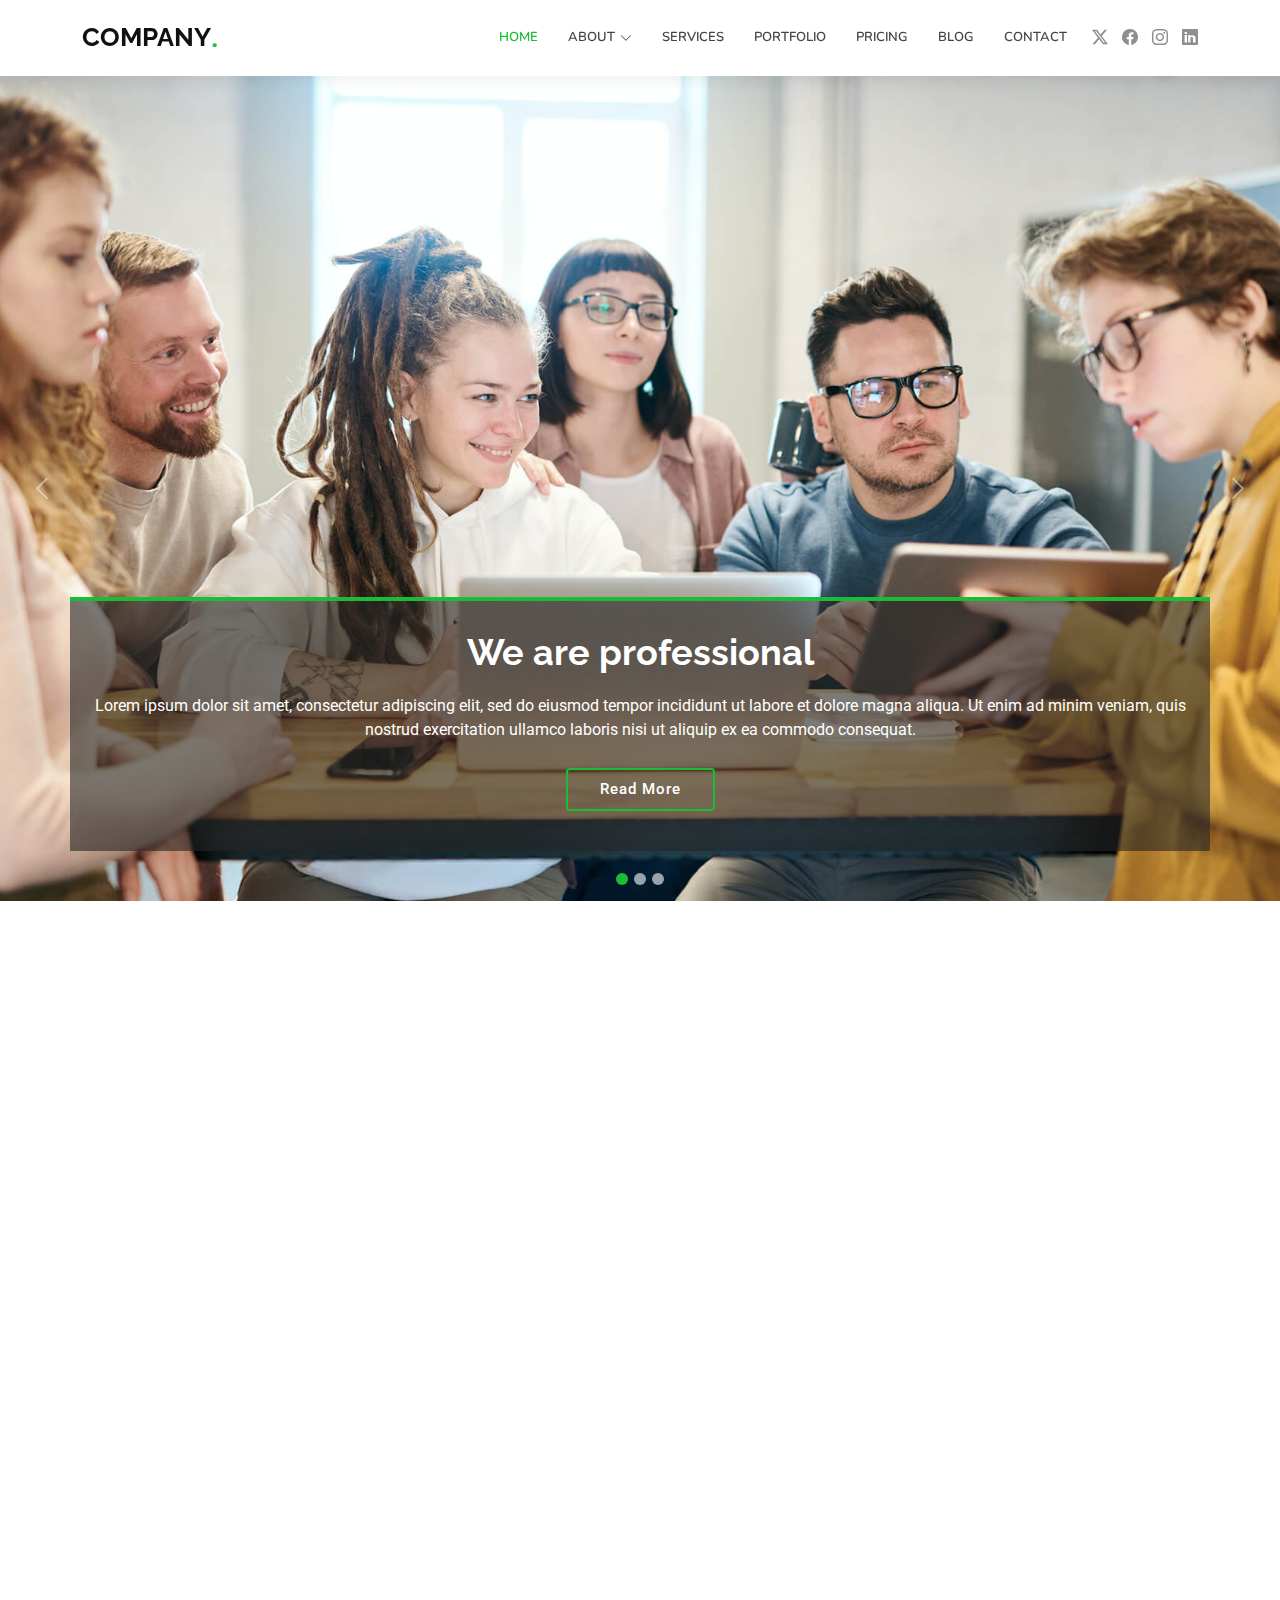
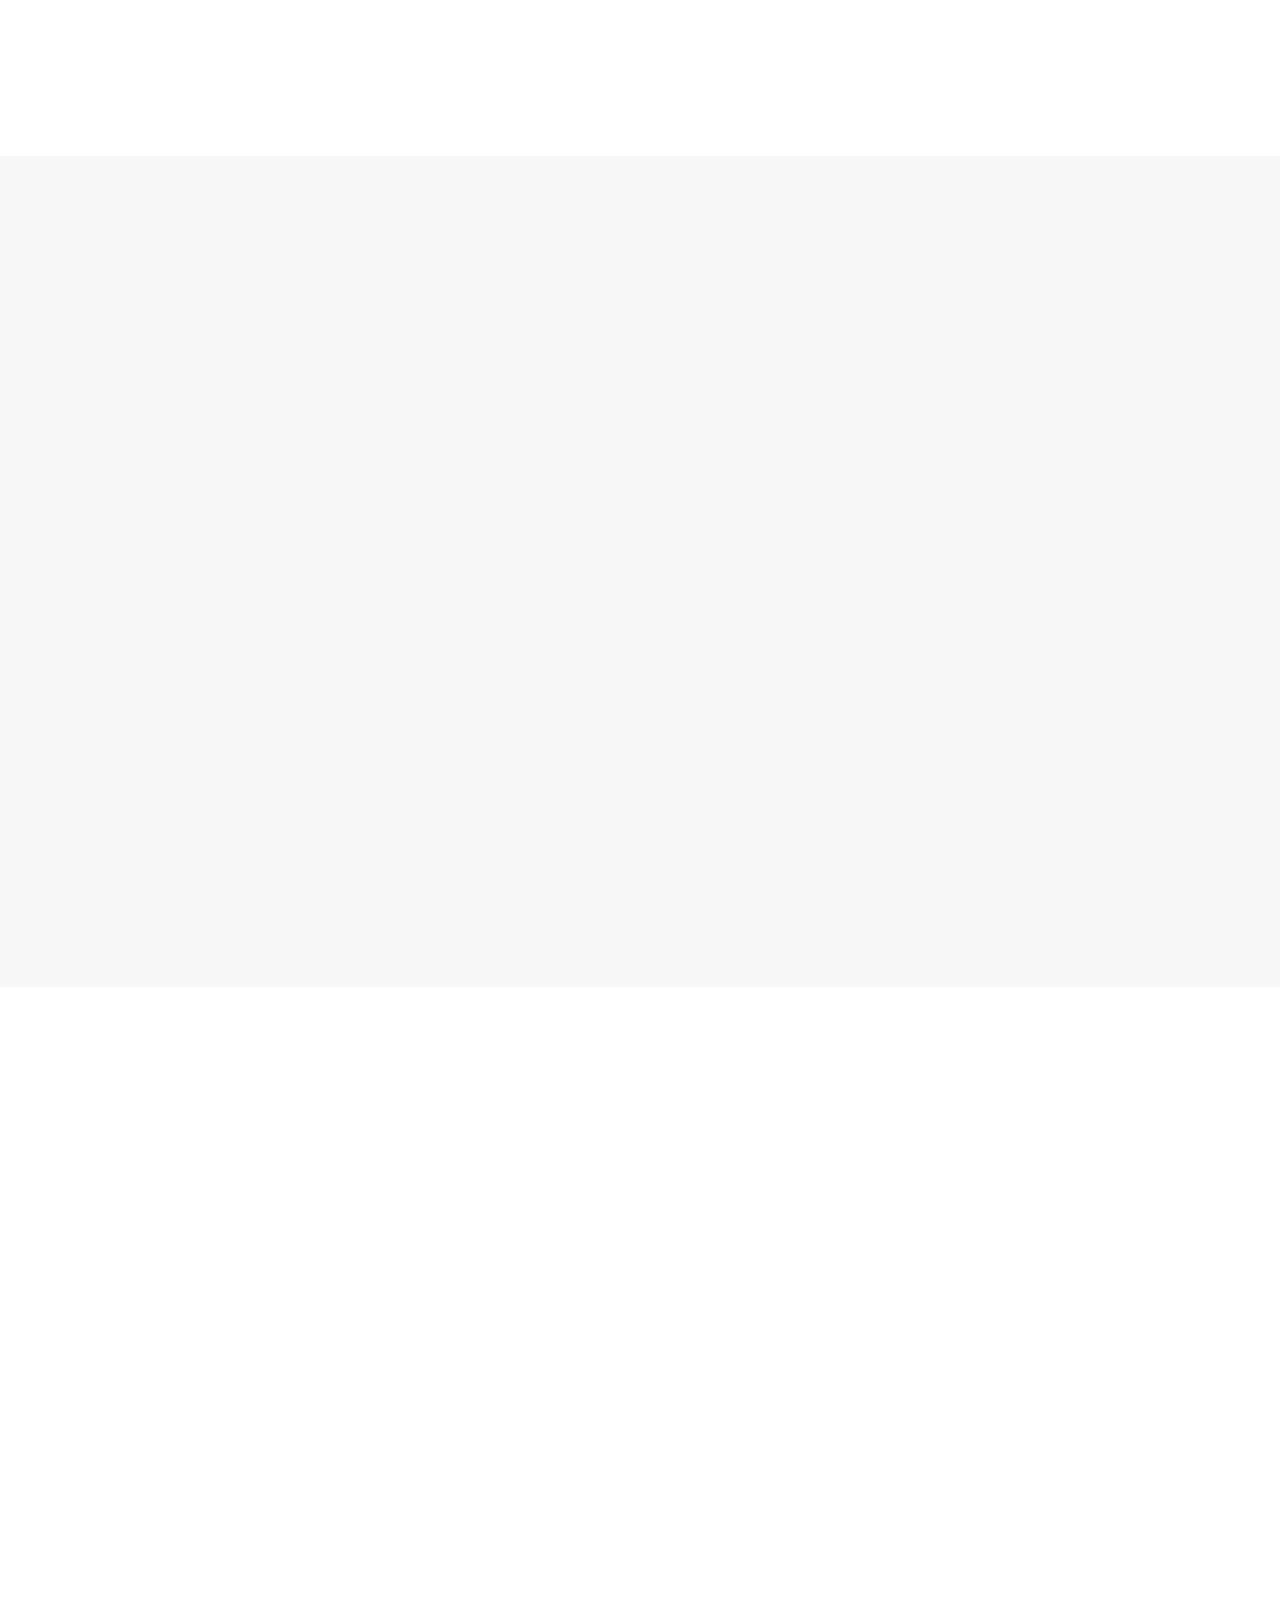
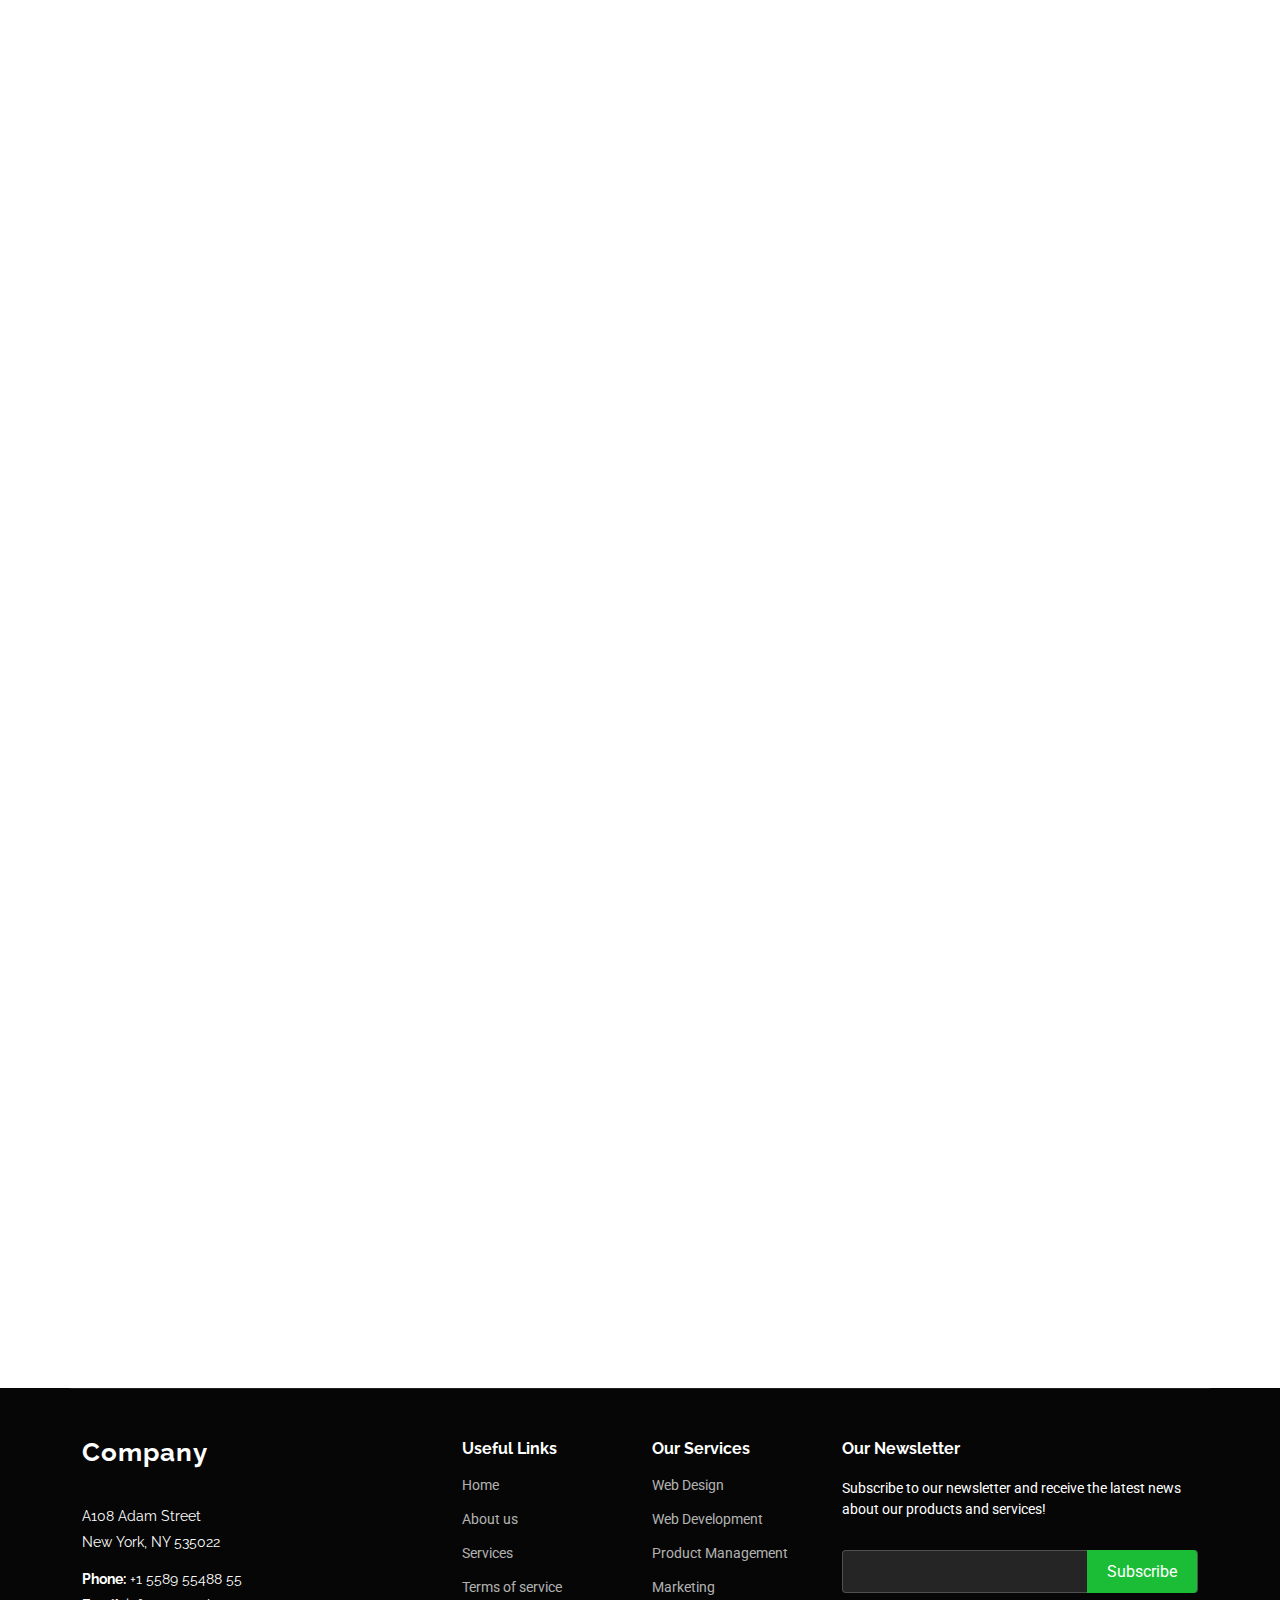
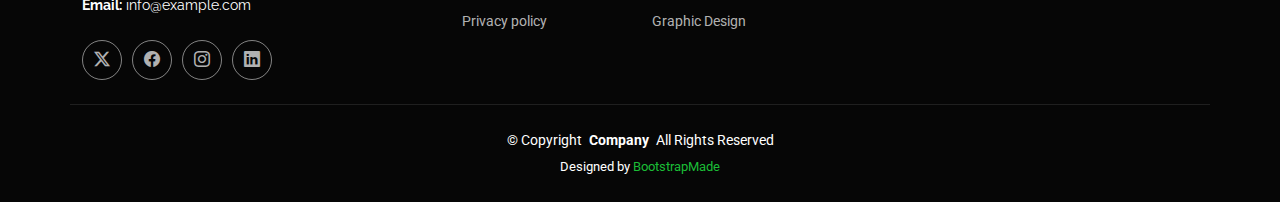
<file: index.html>
<!DOCTYPE html>
<html lang="en">

<head>
  <meta charset="utf-8">
  <meta content="width=device-width, initial-scale=1.0" name="viewport">
  <title>Index - Company Bootstrap Template</title>
  <meta name="description" content="">
  <meta name="keywords" content="">

  <!-- Favicons -->
  <link href="assets/img/favicon.png" rel="icon">
  <link href="assets/img/apple-touch-icon.png" rel="apple-touch-icon">

  <!-- Fonts -->
  <link href="https://fonts.googleapis.com" rel="preconnect">
  <link href="https://fonts.gstatic.com" rel="preconnect" crossorigin>
  <link href="https://fonts.googleapis.com/css2?family=Roboto:ital,wght@0,100;0,300;0,400;0,500;0,700;0,900;1,100;1,300;1,400;1,500;1,700;1,900&family=Raleway:ital,wght@0,100;0,200;0,300;0,400;0,500;0,600;0,700;0,800;0,900;1,100;1,200;1,300;1,400;1,500;1,600;1,700;1,800;1,900&family=Nunito:ital,wght@0,200;0,300;0,400;0,500;0,600;0,700;0,800;0,900;1,200;1,300;1,400;1,500;1,600;1,700;1,800;1,900&display=swap" rel="stylesheet">

  <!-- Vendor CSS Files -->
  <link href="assets/vendor/bootstrap/css/bootstrap.min.css" rel="stylesheet">
  <link href="assets/vendor/bootstrap-icons/bootstrap-icons.css" rel="stylesheet">
  <link href="assets/vendor/aos/aos.css" rel="stylesheet">
  <link href="assets/vendor/glightbox/css/glightbox.min.css" rel="stylesheet">
  <link href="assets/vendor/swiper/swiper-bundle.min.css" rel="stylesheet">

  <!-- Main CSS File -->
  <link href="assets/css/main.css" rel="stylesheet">

  <!-- =======================================================
  * Template Name: Company
  * Template URL: https://bootstrapmade.com/company-free-html-bootstrap-template/
  * Updated: Aug 07 2024 with Bootstrap v5.3.3
  * Author: BootstrapMade.com
  * License: https://bootstrapmade.com/license/
  ======================================================== -->
</head>

<body class="index-page">

  <header id="header" class="header d-flex align-items-center sticky-top">
    <div class="container position-relative d-flex align-items-center">

      <a href="index.html" class="logo d-flex align-items-center me-auto">
        <!-- Uncomment the line below if you also wish to use an image logo -->
        <!-- <img src="assets/img/logo.png" alt=""> -->
        <h1 class="sitename">Company</h1><span>.</span>
      </a>

      <nav id="navmenu" class="navmenu">
        <ul>
          <li><a href="#hero" class="active">Home</a></li>
          <li class="dropdown"><a href="about.html"><span>About</span> <i class="bi bi-chevron-down toggle-dropdown"></i></a>
            <ul>
              <li><a href="team.html">Team</a></li>
              <li><a href="testimonials.html">Testimonials</a></li>
              <li class="dropdown"><a href="#"><span>Deep Dropdown</span> <i class="bi bi-chevron-down toggle-dropdown"></i></a>
                <ul>
                  <li><a href="#">Deep Dropdown 1</a></li>
                  <li><a href="#">Deep Dropdown 2</a></li>
                  <li><a href="#">Deep Dropdown 3</a></li>
                  <li><a href="#">Deep Dropdown 4</a></li>
                  <li><a href="#">Deep Dropdown 5</a></li>
                </ul>
              </li>
            </ul>
          </li>
          <li><a href="services.html">Services</a></li>
          <li><a href="portfolio.html">Portfolio</a></li>
          <li><a href="pricing.html">Pricing</a></li>
          <li><a href="blog.html">Blog</a></li>
          <li><a href="contact.html">Contact</a></li>
        </ul>
        <i class="mobile-nav-toggle d-xl-none bi bi-list"></i>
      </nav>

      <div class="header-social-links">
        <a href="#" class="twitter"><i class="bi bi-twitter-x"></i></a>
        <a href="#" class="facebook"><i class="bi bi-facebook"></i></a>
        <a href="#" class="instagram"><i class="bi bi-instagram"></i></a>
        <a href="#" class="linkedin"><i class="bi bi-linkedin"></i></a>
      </div>

    </div>
  </header>

  <main class="main">

    <!-- Hero Section -->
    <section id="hero" class="hero section dark-background">

      <div id="hero-carousel" class="carousel slide carousel-fade" data-bs-ride="carousel" data-bs-interval="5000">

        <div class="carousel-item active">
          <img src="assets/img/hero-carousel/hero-carousel-1.jpg" alt="">
          <div class="container">
            <h2>We are professional</h2>
            <p>Lorem ipsum dolor sit amet, consectetur adipiscing elit, sed do eiusmod tempor incididunt ut labore et dolore magna aliqua. Ut enim ad minim veniam, quis nostrud exercitation ullamco laboris nisi ut aliquip ex ea commodo consequat.</p>
            <a href="about.html" class="btn-get-started">Read More</a>
          </div>
        </div><!-- End Carousel Item -->

        <div class="carousel-item">
          <img src="assets/img/hero-carousel/hero-carousel-2.jpg" alt="">
          <div class="container">
            <h2>At vero eos et accusamus</h2>
            <p>Nam libero tempore, cum soluta nobis est eligendi optio cumque nihil impedit quo minus id quod maxime placeat facere possimus, omnis voluptas assumenda est, omnis dolor repellendus. Temporibus autem quibusdam et aut officiis debitis aut.</p>
            <a href="about.html" class="btn-get-started">Read More</a>
          </div>
        </div><!-- End Carousel Item -->

        <div class="carousel-item">
          <img src="assets/img/hero-carousel/hero-carousel-3.jpg" alt="">
          <div class="container">
            <h2>Temporibus autem quibusdam</h2>
            <p>Beatae vitae dicta sunt explicabo. Nemo enim ipsam voluptatem quia voluptas sit aspernatur aut odit aut fugit, sed quia consequuntur magni dolores eos qui ratione voluptatem sequi nesciunt omnis iste natus error sit voluptatem accusantium.</p>
            <a href="about.html" class="btn-get-started">Read More</a>
          </div>
        </div><!-- End Carousel Item -->

        <a class="carousel-control-prev" href="#hero-carousel" role="button" data-bs-slide="prev">
          <span class="carousel-control-prev-icon bi bi-chevron-left" aria-hidden="true"></span>
        </a>

        <a class="carousel-control-next" href="#hero-carousel" role="button" data-bs-slide="next">
          <span class="carousel-control-next-icon bi bi-chevron-right" aria-hidden="true"></span>
        </a>

        <ol class="carousel-indicators"></ol>

      </div>

    </section><!-- /Hero Section -->

    <!-- About Section -->
    <section id="about" class="about section">

      <div class="container">

        <div class="row position-relative">

          <div class="col-lg-7 about-img" data-aos="zoom-out" data-aos-delay="200"><img src="assets/img/about.jpg"></div>

          <div class="col-lg-7" data-aos="fade-up" data-aos-delay="100">
            <h2 class="inner-title">Consequatur eius et magnam</h2>
            <div class="our-story">
              <h4>Est 1988</h4>
              <h3>Our Story</h3>
              <p>Inventore aliquam beatae at et id alias. Ipsa dolores amet consequuntur minima quia maxime autem. Quidem id sed ratione. Tenetur provident autem in reiciendis rerum at dolor. Aliquam consectetur laudantium temporibus dicta minus dolor.</p>
              <ul>
                <li><i class="bi bi-check-circle"></i> <span>Ullamco laboris nisi ut aliquip ex ea commo</span></li>
                <li><i class="bi bi-check-circle"></i> <span>Duis aute irure dolor in reprehenderit in</span></li>
                <li><i class="bi bi-check-circle"></i> <span>Ullamco laboris nisi ut aliquip ex ea</span></li>
              </ul>
              <p>Vitae autem velit excepturi fugit. Animi ad non. Eligendi et non nesciunt suscipit repellendus porro in quo eveniet. Molestias in maxime doloremque.</p>

              <div class="watch-video d-flex align-items-center position-relative">
                <i class="bi bi-play-circle"></i>
                <a href="https://www.youtube.com/watch?v=Y7f98aduVJ8" class="glightbox stretched-link">Watch Video</a>
              </div>
            </div>
          </div>

        </div>

      </div>

    </section><!-- /About Section -->

    <!-- Services Section -->
    <section id="services" class="services section light-background">

      <div class="container">

        <div class="row gy-4">

          <div class="col-lg-4 col-md-6" data-aos="fade-up" data-aos-delay="100">
            <div class="service-item item-cyan position-relative">
              <div class="icon">
                <svg width="100" height="100" viewBox="0 0 600 600" xmlns="http://www.w3.org/2000/svg">
                  <path stroke="none" stroke-width="0" fill="#f5f5f5" d="M300,521.0016835830174C376.1290562159157,517.8887921683347,466.0731472004068,529.7835943286574,510.70327084640275,468.03025145048787C554.3714126377745,407.6079735673963,508.03601936045806,328.9844924480964,491.2728898941984,256.3432110539036C474.5976632858925,184.082847569629,479.9380746630129,96.60480741107993,416.23090153303,58.64404602377083C348.86323505073057,18.502131276798302,261.93793281208167,40.57373210992963,193.5410806939664,78.93577620505333C130.42746243093433,114.334589627462,98.30271207620316,179.96522072025542,76.75703585869454,249.04625023123273C51.97151888228291,328.5150500222984,13.704378332031375,421.85034740162234,66.52175969318436,486.19268352777647C119.04800174914682,550.1803526380478,217.28368757567262,524.383925680826,300,521.0016835830174"></path>
                </svg>
                <i class="bi bi-activity"></i>
              </div>
              <a href="service-details.html" class="stretched-link">
                <h3>Nesciunt Mete</h3>
              </a>
              <p>Provident nihil minus qui consequatur non omnis maiores. Eos accusantium minus dolores iure perferendis tempore et consequatur.</p>
            </div>
          </div><!-- End Service Item -->

          <div class="col-lg-4 col-md-6" data-aos="fade-up" data-aos-delay="200">
            <div class="service-item item-orange position-relative">
              <div class="icon">
                <svg width="100" height="100" viewBox="0 0 600 600" xmlns="http://www.w3.org/2000/svg">
                  <path stroke="none" stroke-width="0" fill="#f5f5f5" d="M300,582.0697525312426C382.5290701553225,586.8405444964366,449.9789794690241,525.3245884688669,502.5850820975895,461.55621195738473C556.606425686781,396.0723002908107,615.8543463187945,314.28637112970534,586.6730223649479,234.56875336149918C558.9533121215079,158.8439757836574,454.9685369536778,164.00468322053177,381.49747125262974,130.76875717737553C312.15926192815925,99.40240125094834,248.97055460311594,18.661163978235184,179.8680185752513,50.54337015887873C110.5421016452524,82.52863877960104,119.82277516462835,180.83849132639028,109.12597500060166,256.43424936330496C100.08760227029461,320.3096726198365,92.17705696193138,384.0621239912766,124.79988738764834,439.7174275375508C164.83382741302287,508.01625554203684,220.96474134820875,577.5009287672846,300,582.0697525312426"></path>
                </svg>
                <i class="bi bi-broadcast"></i>
              </div>
              <a href="service-details.html" class="stretched-link">
                <h3>Eosle Commodi</h3>
              </a>
              <p>Ut autem aut autem non a. Sint sint sit facilis nam iusto sint. Libero corrupti neque eum hic non ut nesciunt dolorem.</p>
            </div>
          </div><!-- End Service Item -->

          <div class="col-lg-4 col-md-6" data-aos="fade-up" data-aos-delay="300">
            <div class="service-item item-teal position-relative">
              <div class="icon">
                <svg width="100" height="100" viewBox="0 0 600 600" xmlns="http://www.w3.org/2000/svg">
                  <path stroke="none" stroke-width="0" fill="#f5f5f5" d="M300,541.5067337569781C382.14930387511276,545.0595476570109,479.8736841581634,548.3450877840088,526.4010558755058,480.5488172755941C571.5218469581645,414.80211281144784,517.5187510058486,332.0715597781072,496.52539010469104,255.14436215662573C477.37192572678356,184.95920475031193,473.57363656557914,105.61284051026155,413.0603344069578,65.22779650032875C343.27470386102294,18.654635553484475,251.2091493199835,5.337323636656869,175.0934190732945,40.62881213300186C97.87086631185822,76.43348514350839,51.98124368387456,156.15599469081315,36.44837278890362,239.84606092416172C21.716077023791087,319.22268207091537,43.775223500013084,401.1760424656574,96.891909868211,461.97329694683043C147.22146801428983,519.5804099606455,223.5754009179313,538.201503339737,300,541.5067337569781"></path>
                </svg>
                <i class="bi bi-easel"></i>
              </div>
              <a href="service-details.html" class="stretched-link">
                <h3>Ledo Markt</h3>
              </a>
              <p>Ut excepturi voluptatem nisi sed. Quidem fuga consequatur. Minus ea aut. Vel qui id voluptas adipisci eos earum corrupti.</p>
            </div>
          </div><!-- End Service Item -->

          <div class="col-lg-4 col-md-6" data-aos="fade-up" data-aos-delay="400">
            <div class="service-item item-red position-relative">
              <div class="icon">
                <svg width="100" height="100" viewBox="0 0 600 600" xmlns="http://www.w3.org/2000/svg">
                  <path stroke="none" stroke-width="0" fill="#f5f5f5" d="M300,503.46388370962813C374.79870501325706,506.71871716319447,464.8034551963731,527.1746412648533,510.4981551193396,467.86667711651364C555.9287308511215,408.9015244558933,512.6030010748507,327.5744911775523,490.211057578863,256.5855673507754C471.097692560561,195.9906835881958,447.69079081568157,138.11976852964426,395.19560036434837,102.3242989838813C329.3053358748298,57.3949838291264,248.02791733380457,8.279543830951368,175.87071277845988,42.242879143198664C103.41431057327972,76.34704239035025,93.79494320519305,170.9812938413882,81.28167332365135,250.07896920659033C70.17666984294237,320.27484674793965,64.84698225790005,396.69656628748305,111.28512138212992,450.4950937839243C156.20124167950087,502.5303643271138,231.32542653798444,500.4755392045468,300,503.46388370962813"></path>
                </svg>
                <i class="bi bi-bounding-box-circles"></i>
              </div>
              <a href="service-details.html" class="stretched-link">
                <h3>Asperiores Commodit</h3>
              </a>
              <p>Non et temporibus minus omnis sed dolor esse consequatur. Cupiditate sed error ea fuga sit provident adipisci neque.</p>
              <a href="service-details.html" class="stretched-link"></a>
            </div>
          </div><!-- End Service Item -->

          <div class="col-lg-4 col-md-6" data-aos="fade-up" data-aos-delay="500">
            <div class="service-item item-indigo position-relative">
              <div class="icon">
                <svg width="100" height="100" viewBox="0 0 600 600" xmlns="http://www.w3.org/2000/svg">
                  <path stroke="none" stroke-width="0" fill="#f5f5f5" d="M300,532.3542879108572C369.38199826031484,532.3153073249985,429.10787420159085,491.63046689027357,474.5244479745417,439.17860296908856C522.8885846962883,383.3225815378663,569.1668002868075,314.3205725914397,550.7432151929288,242.7694973846089C532.6665558377875,172.5657663291529,456.2379748765914,142.6223662098291,390.3689995646985,112.34683881706744C326.66090330228417,83.06452184765237,258.84405631176094,53.51806209861945,193.32584062364296,78.48882559362697C121.61183558270385,105.82097193414197,62.805066853699245,167.19869350419734,48.57481801355237,242.6138429142374C34.843463184063346,315.3850353017275,76.69343916112496,383.4422959591041,125.22947124332185,439.3748458443577C170.7312796277747,491.8107796887764,230.57421082200815,532.3932930995766,300,532.3542879108572"></path>
                </svg>
                <i class="bi bi-calendar4-week icon"></i>
              </div>
              <a href="service-details.html" class="stretched-link">
                <h3>Velit Doloremque</h3>
              </a>
              <p>Cumque et suscipit saepe. Est maiores autem enim facilis ut aut ipsam corporis aut. Sed animi at autem alias eius labore.</p>
              <a href="service-details.html" class="stretched-link"></a>
            </div>
          </div><!-- End Service Item -->

          <div class="col-lg-4 col-md-6" data-aos="fade-up" data-aos-delay="600">
            <div class="service-item item-pink position-relative">
              <div class="icon">
                <svg width="100" height="100" viewBox="0 0 600 600" xmlns="http://www.w3.org/2000/svg">
                  <path stroke="none" stroke-width="0" fill="#f5f5f5" d="M300,566.797414625762C385.7384707136149,576.1784315230908,478.7894351017131,552.8928747891023,531.9192734346935,484.94944893311C584.6109503024035,417.5663521118492,582.489472248146,322.67544863468447,553.9536738515405,242.03673114598146C529.1557734026468,171.96086150256528,465.24506316201064,127.66468636344209,395.9583748389544,100.7403814666027C334.2173773831606,76.7482773500951,269.4350130405921,84.62216499799875,207.1952322260088,107.2889140133804C132.92018162631612,134.33871894543012,41.79353780512637,160.00259165414826,22.644507872594943,236.69541883565114C3.319112789854554,314.0945973066697,72.72355303640163,379.243833228382,124.04198916343866,440.3218312028393C172.9286146004772,498.5055451809895,224.45579914871206,558.5317968840102,300,566.797414625762"></path>
                </svg>
                <i class="bi bi-chat-square-text"></i>
              </div>
              <a href="service-details.html" class="stretched-link">
                <h3>Dolori Architecto</h3>
              </a>
              <p>Hic molestias ea quibusdam eos. Fugiat enim doloremque aut neque non et debitis iure. Corrupti recusandae ducimus enim.</p>
              <a href="service-details.html" class="stretched-link"></a>
            </div>
          </div><!-- End Service Item -->

        </div>

      </div>

    </section><!-- /Services Section -->

    <!-- Portfolio Section -->
    <section id="portfolio" class="portfolio section">

      <!-- Section Title -->
      <div class="container section-title" data-aos="fade-up">
        <h2>Portfolio</h2>
        <p>Necessitatibus eius consequatur ex aliquid fuga eum quidem sint consectetur velit</p>
      </div><!-- End Section Title -->

      <div class="container">

        <div class="isotope-layout" data-default-filter="*" data-layout="masonry" data-sort="original-order">

          <ul class="portfolio-filters isotope-filters" data-aos="fade-up" data-aos-delay="100">
            <li data-filter="*" class="filter-active">All</li>
            <li data-filter=".filter-app">App</li>
            <li data-filter=".filter-product">Card</li>
            <li data-filter=".filter-branding">Web</li>
          </ul><!-- End Portfolio Filters -->

          <div class="row gy-4 isotope-container" data-aos="fade-up" data-aos-delay="200">

            <div class="col-lg-4 col-md-6 portfolio-item isotope-item filter-app">
              <img src="assets/img/masonry-portfolio/masonry-portfolio-1.jpg" class="img-fluid" alt="">
              <div class="portfolio-info">
                <h4>App 1</h4>
                <p>Lorem ipsum, dolor sit</p>
                <a href="assets/img/masonry-portfolio/masonry-portfolio-1.jpg" title="App 1" data-gallery="portfolio-gallery-app" class="glightbox preview-link"><i class="bi bi-zoom-in"></i></a>
                <a href="portfolio-details.html" title="More Details" class="details-link"><i class="bi bi-link-45deg"></i></a>
              </div>
            </div><!-- End Portfolio Item -->

            <div class="col-lg-4 col-md-6 portfolio-item isotope-item filter-product">
              <img src="assets/img/masonry-portfolio/masonry-portfolio-2.jpg" class="img-fluid" alt="">
              <div class="portfolio-info">
                <h4>Product 1</h4>
                <p>Lorem ipsum, dolor sit</p>
                <a href="assets/img/masonry-portfolio/masonry-portfolio-2.jpg" title="Product 1" data-gallery="portfolio-gallery-product" class="glightbox preview-link"><i class="bi bi-zoom-in"></i></a>
                <a href="portfolio-details.html" title="More Details" class="details-link"><i class="bi bi-link-45deg"></i></a>
              </div>
            </div><!-- End Portfolio Item -->

            <div class="col-lg-4 col-md-6 portfolio-item isotope-item filter-branding">
              <img src="assets/img/masonry-portfolio/masonry-portfolio-3.jpg" class="img-fluid" alt="">
              <div class="portfolio-info">
                <h4>Branding 1</h4>
                <p>Lorem ipsum, dolor sit</p>
                <a href="assets/img/masonry-portfolio/masonry-portfolio-3.jpg" title="Branding 1" data-gallery="portfolio-gallery-branding" class="glightbox preview-link"><i class="bi bi-zoom-in"></i></a>
                <a href="portfolio-details.html" title="More Details" class="details-link"><i class="bi bi-link-45deg"></i></a>
              </div>
            </div><!-- End Portfolio Item -->

            <div class="col-lg-4 col-md-6 portfolio-item isotope-item filter-app">
              <img src="assets/img/masonry-portfolio/masonry-portfolio-4.jpg" class="img-fluid" alt="">
              <div class="portfolio-info">
                <h4>App 2</h4>
                <p>Lorem ipsum, dolor sit</p>
                <a href="assets/img/masonry-portfolio/masonry-portfolio-4.jpg" title="App 2" data-gallery="portfolio-gallery-app" class="glightbox preview-link"><i class="bi bi-zoom-in"></i></a>
                <a href="portfolio-details.html" title="More Details" class="details-link"><i class="bi bi-link-45deg"></i></a>
              </div>
            </div><!-- End Portfolio Item -->

            <div class="col-lg-4 col-md-6 portfolio-item isotope-item filter-product">
              <img src="assets/img/masonry-portfolio/masonry-portfolio-5.jpg" class="img-fluid" alt="">
              <div class="portfolio-info">
                <h4>Product 2</h4>
                <p>Lorem ipsum, dolor sit</p>
                <a href="assets/img/masonry-portfolio/masonry-portfolio-5.jpg" title="Product 2" data-gallery="portfolio-gallery-product" class="glightbox preview-link"><i class="bi bi-zoom-in"></i></a>
                <a href="portfolio-details.html" title="More Details" class="details-link"><i class="bi bi-link-45deg"></i></a>
              </div>
            </div><!-- End Portfolio Item -->

            <div class="col-lg-4 col-md-6 portfolio-item isotope-item filter-branding">
              <img src="assets/img/masonry-portfolio/masonry-portfolio-6.jpg" class="img-fluid" alt="">
              <div class="portfolio-info">
                <h4>Branding 2</h4>
                <p>Lorem ipsum, dolor sit</p>
                <a href="assets/img/masonry-portfolio/masonry-portfolio-6.jpg" title="Branding 2" data-gallery="portfolio-gallery-branding" class="glightbox preview-link"><i class="bi bi-zoom-in"></i></a>
                <a href="portfolio-details.html" title="More Details" class="details-link"><i class="bi bi-link-45deg"></i></a>
              </div>
            </div><!-- End Portfolio Item -->

            <div class="col-lg-4 col-md-6 portfolio-item isotope-item filter-app">
              <img src="assets/img/masonry-portfolio/masonry-portfolio-7.jpg" class="img-fluid" alt="">
              <div class="portfolio-info">
                <h4>App 3</h4>
                <p>Lorem ipsum, dolor sit</p>
                <a href="assets/img/masonry-portfolio/masonry-portfolio-7.jpg" title="App 3" data-gallery="portfolio-gallery-app" class="glightbox preview-link"><i class="bi bi-zoom-in"></i></a>
                <a href="portfolio-details.html" title="More Details" class="details-link"><i class="bi bi-link-45deg"></i></a>
              </div>
            </div><!-- End Portfolio Item -->

            <div class="col-lg-4 col-md-6 portfolio-item isotope-item filter-product">
              <img src="assets/img/masonry-portfolio/masonry-portfolio-8.jpg" class="img-fluid" alt="">
              <div class="portfolio-info">
                <h4>Product 3</h4>
                <p>Lorem ipsum, dolor sit</p>
                <a href="assets/img/masonry-portfolio/masonry-portfolio-8.jpg" title="Product 3" data-gallery="portfolio-gallery-product" class="glightbox preview-link"><i class="bi bi-zoom-in"></i></a>
                <a href="portfolio-details.html" title="More Details" class="details-link"><i class="bi bi-link-45deg"></i></a>
              </div>
            </div><!-- End Portfolio Item -->

            <div class="col-lg-4 col-md-6 portfolio-item isotope-item filter-branding">
              <img src="assets/img/masonry-portfolio/masonry-portfolio-9.jpg" class="img-fluid" alt="">
              <div class="portfolio-info">
                <h4>Branding 3</h4>
                <p>Lorem ipsum, dolor sit</p>
                <a href="assets/img/masonry-portfolio/masonry-portfolio-9.jpg" title="Branding 2" data-gallery="portfolio-gallery-branding" class="glightbox preview-link"><i class="bi bi-zoom-in"></i></a>
                <a href="portfolio-details.html" title="More Details" class="details-link"><i class="bi bi-link-45deg"></i></a>
              </div>
            </div><!-- End Portfolio Item -->

          </div><!-- End Portfolio Container -->

        </div>

      </div>

    </section><!-- /Portfolio Section -->

    <!-- Clients Section -->
    <section id="clients" class="clients section">

      <!-- Section Title -->
      <div class="container section-title" data-aos="fade-up">
        <h2>Clients</h2>
        <p>Necessitatibus eius consequatur ex aliquid fuga eum quidem sint consectetur velit</p>
      </div><!-- End Section Title -->

      <div class="container" data-aos="fade-up" data-aos-delay="100">

        <div class="row g-0 clients-wrap">

          <div class="col-xl-3 col-md-4 client-logo">
            <img src="assets/img/clients/client-1.png" class="img-fluid" alt="">
          </div><!-- End Client Item -->

          <div class="col-xl-3 col-md-4 client-logo">
            <img src="assets/img/clients/client-2.png" class="img-fluid" alt="">
          </div><!-- End Client Item -->

          <div class="col-xl-3 col-md-4 client-logo">
            <img src="assets/img/clients/client-3.png" class="img-fluid" alt="">
          </div><!-- End Client Item -->

          <div class="col-xl-3 col-md-4 client-logo">
            <img src="assets/img/clients/client-4.png" class="img-fluid" alt="">
          </div><!-- End Client Item -->

          <div class="col-xl-3 col-md-4 client-logo">
            <img src="assets/img/clients/client-5.png" class="img-fluid" alt="">
          </div><!-- End Client Item -->

          <div class="col-xl-3 col-md-4 client-logo">
            <img src="assets/img/clients/client-6.png" class="img-fluid" alt="">
          </div><!-- End Client Item -->

          <div class="col-xl-3 col-md-4 client-logo">
            <img src="assets/img/clients/client-7.png" class="img-fluid" alt="">
          </div><!-- End Client Item -->

          <div class="col-xl-3 col-md-4 client-logo">
            <img src="assets/img/clients/client-8.png" class="img-fluid" alt="">
          </div><!-- End Client Item -->

        </div>

      </div>

    </section><!-- /Clients Section -->

  </main>

  <footer id="footer" class="footer dark-background">

    <div class="container footer-top">
      <div class="row gy-4">
        <div class="col-lg-4 col-md-6 footer-about">
          <a href="index.html" class="logo d-flex align-items-center">
            <span class="sitename">Company</span>
          </a>
          <div class="footer-contact pt-3">
            <p>A108 Adam Street</p>
            <p>New York, NY 535022</p>
            <p class="mt-3"><strong>Phone:</strong> <span>+1 5589 55488 55</span></p>
            <p><strong>Email:</strong> <span>info@example.com</span></p>
          </div>
          <div class="social-links d-flex mt-4">
            <a href=""><i class="bi bi-twitter-x"></i></a>
            <a href=""><i class="bi bi-facebook"></i></a>
            <a href=""><i class="bi bi-instagram"></i></a>
            <a href=""><i class="bi bi-linkedin"></i></a>
          </div>
        </div>

        <div class="col-lg-2 col-md-3 footer-links">
          <h4>Useful Links</h4>
          <ul>
            <li><a href="#">Home</a></li>
            <li><a href="#">About us</a></li>
            <li><a href="#">Services</a></li>
            <li><a href="#">Terms of service</a></li>
            <li><a href="#">Privacy policy</a></li>
          </ul>
        </div>

        <div class="col-lg-2 col-md-3 footer-links">
          <h4>Our Services</h4>
          <ul>
            <li><a href="#">Web Design</a></li>
            <li><a href="#">Web Development</a></li>
            <li><a href="#">Product Management</a></li>
            <li><a href="#">Marketing</a></li>
            <li><a href="#">Graphic Design</a></li>
          </ul>
        </div>

        <div class="col-lg-4 col-md-12 footer-newsletter">
          <h4>Our Newsletter</h4>
          <p>Subscribe to our newsletter and receive the latest news about our products and services!</p>
          <form action="forms/newsletter.php" method="post" class="php-email-form">
            <div class="newsletter-form"><input type="email" name="email"><input type="submit" value="Subscribe"></div>
            <div class="loading">Loading</div>
            <div class="error-message"></div>
            <div class="sent-message">Your subscription request has been sent. Thank you!</div>
          </form>
        </div>

      </div>
    </div>

    <div class="container copyright text-center mt-4">
      <p>© <span>Copyright</span> <strong class="px-1 sitename">Company</strong> <span>All Rights Reserved</span></p>
      <div class="credits">
        <!-- All the links in the footer should remain intact. -->
        <!-- You can delete the links only if you've purchased the pro version. -->
        <!-- Licensing information: https://bootstrapmade.com/license/ -->
        <!-- Purchase the pro version with working PHP/AJAX contact form: [buy-url] -->
        Designed by <a href="https://bootstrapmade.com/">BootstrapMade</a>
      </div>
    </div>

  </footer>

  <!-- Scroll Top -->
  <a href="#" id="scroll-top" class="scroll-top d-flex align-items-center justify-content-center"><i class="bi bi-arrow-up-short"></i></a>

  <!-- Preloader -->
  <div id="preloader"></div>

  <!-- Vendor JS Files -->
  <script src="assets/vendor/bootstrap/js/bootstrap.bundle.min.js"></script>
  <script src="assets/vendor/php-email-form/validate.js"></script>
  <script src="assets/vendor/aos/aos.js"></script>
  <script src="assets/vendor/glightbox/js/glightbox.min.js"></script>
  <script src="assets/vendor/imagesloaded/imagesloaded.pkgd.min.js"></script>
  <script src="assets/vendor/isotope-layout/isotope.pkgd.min.js"></script>
  <script src="assets/vendor/waypoints/noframework.waypoints.js"></script>
  <script src="assets/vendor/swiper/swiper-bundle.min.js"></script>

  <!-- Main JS File -->
  <script src="assets/js/main.js"></script>

</body>

</html>
</file>
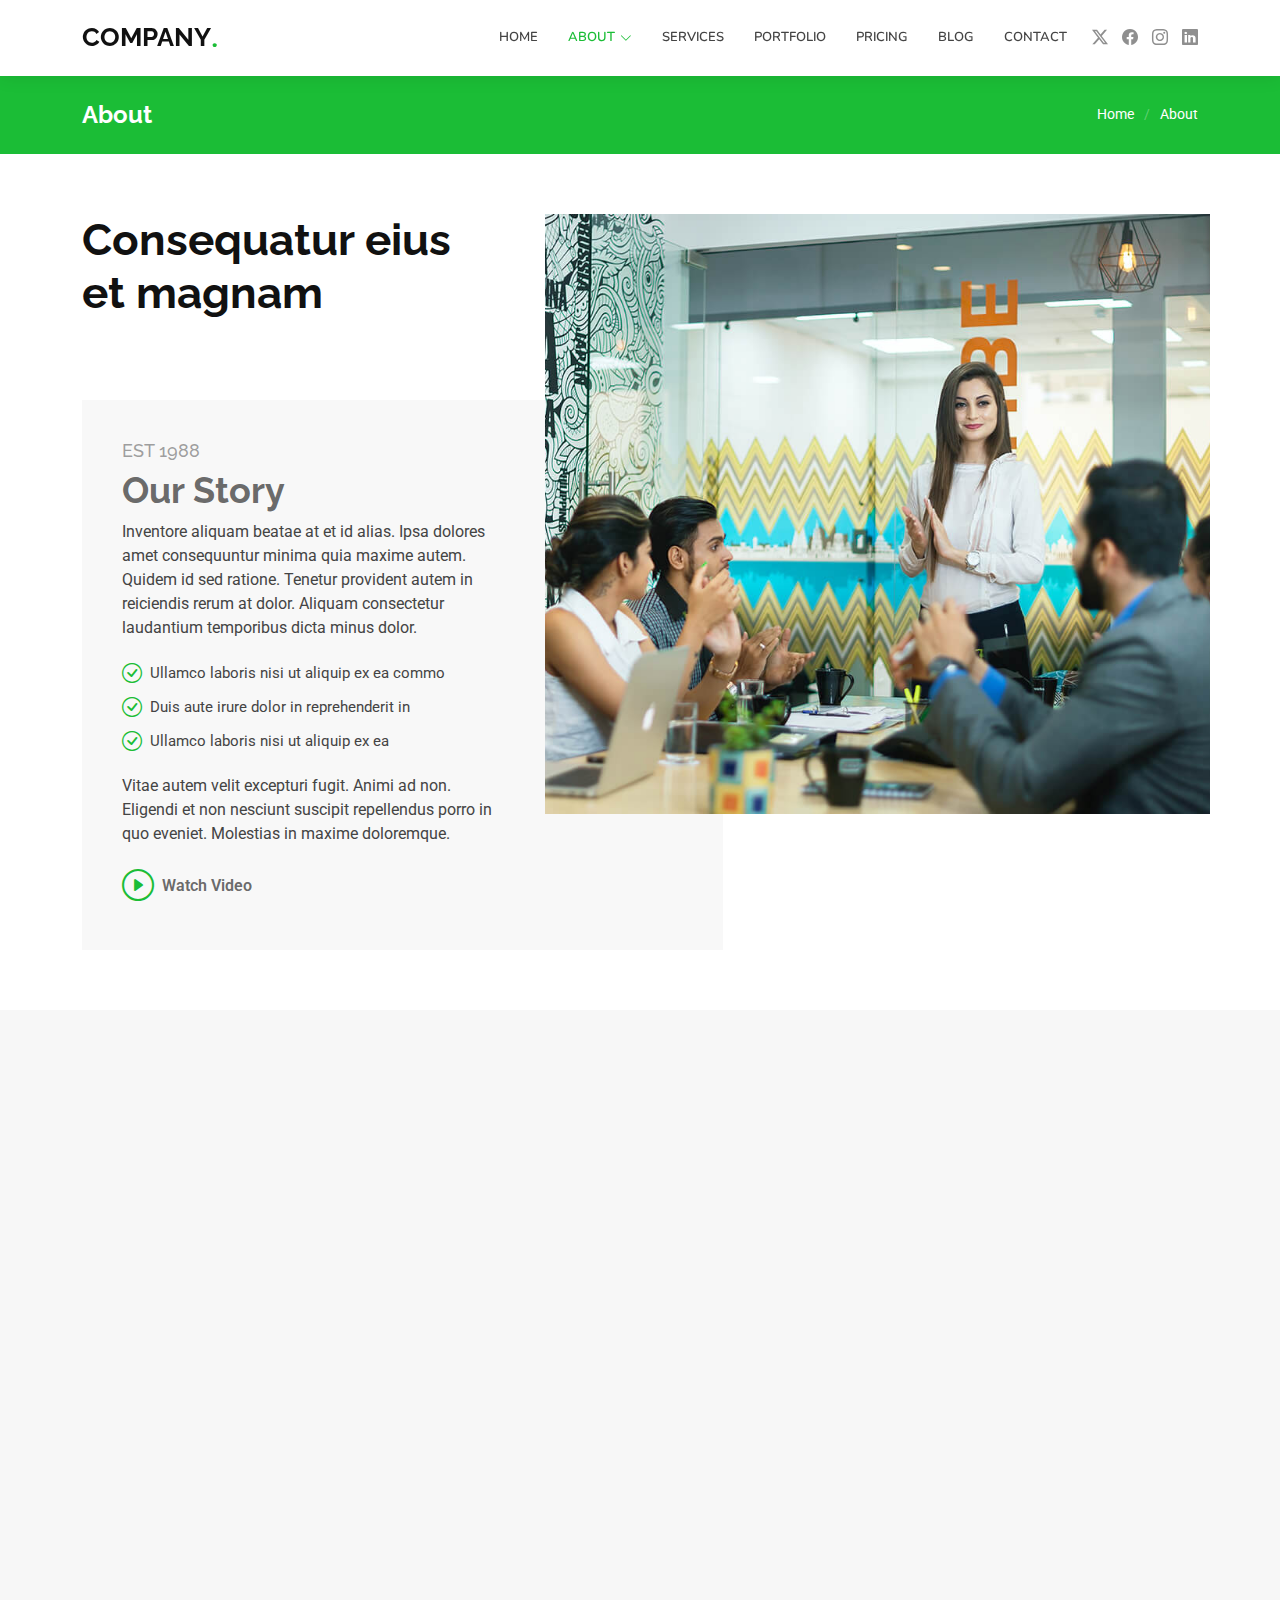
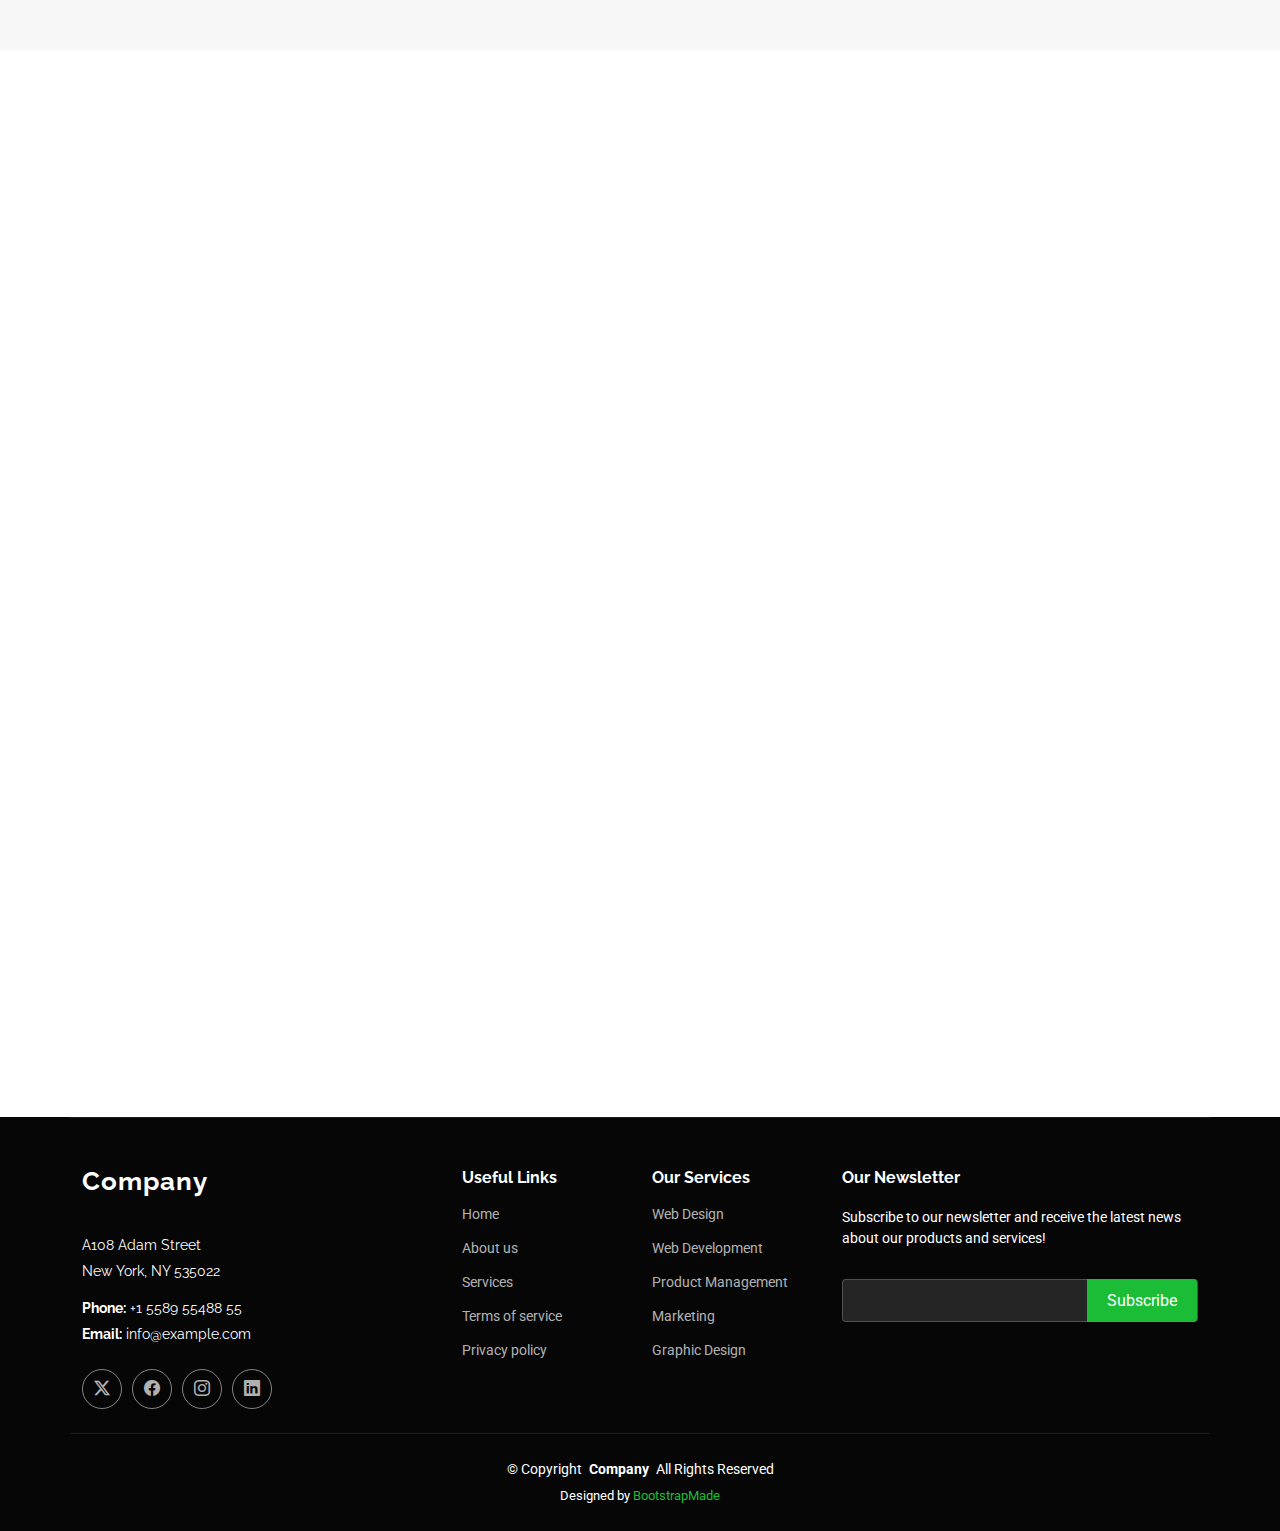
<file: about.html>
<!DOCTYPE html>
<html lang="en">

<head>
  <meta charset="utf-8">
  <meta content="width=device-width, initial-scale=1.0" name="viewport">
  <title>About - Company Bootstrap Template</title>
  <meta name="description" content="">
  <meta name="keywords" content="">

  <!-- Favicons -->
  <link href="assets/img/favicon.png" rel="icon">
  <link href="assets/img/apple-touch-icon.png" rel="apple-touch-icon">

  <!-- Fonts -->
  <link href="https://fonts.googleapis.com" rel="preconnect">
  <link href="https://fonts.gstatic.com" rel="preconnect" crossorigin>
  <link href="https://fonts.googleapis.com/css2?family=Roboto:ital,wght@0,100;0,300;0,400;0,500;0,700;0,900;1,100;1,300;1,400;1,500;1,700;1,900&family=Raleway:ital,wght@0,100;0,200;0,300;0,400;0,500;0,600;0,700;0,800;0,900;1,100;1,200;1,300;1,400;1,500;1,600;1,700;1,800;1,900&family=Nunito:ital,wght@0,200;0,300;0,400;0,500;0,600;0,700;0,800;0,900;1,200;1,300;1,400;1,500;1,600;1,700;1,800;1,900&display=swap" rel="stylesheet">

  <!-- Vendor CSS Files -->
  <link href="assets/vendor/bootstrap/css/bootstrap.min.css" rel="stylesheet">
  <link href="assets/vendor/bootstrap-icons/bootstrap-icons.css" rel="stylesheet">
  <link href="assets/vendor/aos/aos.css" rel="stylesheet">
  <link href="assets/vendor/glightbox/css/glightbox.min.css" rel="stylesheet">
  <link href="assets/vendor/swiper/swiper-bundle.min.css" rel="stylesheet">

  <!-- Main CSS File -->
  <link href="assets/css/main.css" rel="stylesheet">

  <!-- =======================================================
  * Template Name: Company
  * Template URL: https://bootstrapmade.com/company-free-html-bootstrap-template/
  * Updated: Aug 07 2024 with Bootstrap v5.3.3
  * Author: BootstrapMade.com
  * License: https://bootstrapmade.com/license/
  ======================================================== -->
</head>

<body class="about-page">

  <header id="header" class="header d-flex align-items-center sticky-top">
    <div class="container position-relative d-flex align-items-center">

      <a href="index.html" class="logo d-flex align-items-center me-auto">
        <!-- Uncomment the line below if you also wish to use an image logo -->
        <!-- <img src="assets/img/logo.png" alt=""> -->
        <h1 class="sitename">Company</h1><span>.</span>
      </a>

      <nav id="navmenu" class="navmenu">
        <ul>
          <li><a href="#hero">Home</a></li>
          <li class="dropdown"><a href="about.html" class="active"><span>About</span> <i class="bi bi-chevron-down toggle-dropdown"></i></a>
            <ul>
              <li><a href="team.html">Team</a></li>
              <li><a href="testimonials.html">Testimonials</a></li>
              <li class="dropdown"><a href="#"><span>Deep Dropdown</span> <i class="bi bi-chevron-down toggle-dropdown"></i></a>
                <ul>
                  <li><a href="#">Deep Dropdown 1</a></li>
                  <li><a href="#">Deep Dropdown 2</a></li>
                  <li><a href="#">Deep Dropdown 3</a></li>
                  <li><a href="#">Deep Dropdown 4</a></li>
                  <li><a href="#">Deep Dropdown 5</a></li>
                </ul>
              </li>
            </ul>
          </li>
          <li><a href="services.html">Services</a></li>
          <li><a href="portfolio.html">Portfolio</a></li>
          <li><a href="pricing.html">Pricing</a></li>
          <li><a href="blog.html">Blog</a></li>
          <li><a href="contact.html">Contact</a></li>
        </ul>
        <i class="mobile-nav-toggle d-xl-none bi bi-list"></i>
      </nav>

      <div class="header-social-links">
        <a href="#" class="twitter"><i class="bi bi-twitter-x"></i></a>
        <a href="#" class="facebook"><i class="bi bi-facebook"></i></a>
        <a href="#" class="instagram"><i class="bi bi-instagram"></i></a>
        <a href="#" class="linkedin"><i class="bi bi-linkedin"></i></a>
      </div>

    </div>
  </header>

  <main class="main">

    <!-- Page Title -->
    <div class="page-title accent-background">
      <div class="container d-lg-flex justify-content-between align-items-center">
        <h1 class="mb-2 mb-lg-0">About</h1>
        <nav class="breadcrumbs">
          <ol>
            <li><a href="index.html">Home</a></li>
            <li class="current">About</li>
          </ol>
        </nav>
      </div>
    </div><!-- End Page Title -->

    <!-- About Section -->
    <section id="about" class="about section">

      <div class="container">

        <div class="row position-relative">

          <div class="col-lg-7 about-img" data-aos="zoom-out" data-aos-delay="200"><img src="assets/img/about.jpg"></div>

          <div class="col-lg-7" data-aos="fade-up" data-aos-delay="100">
            <h2 class="inner-title">Consequatur eius et magnam</h2>
            <div class="our-story">
              <h4>Est 1988</h4>
              <h3>Our Story</h3>
              <p>Inventore aliquam beatae at et id alias. Ipsa dolores amet consequuntur minima quia maxime autem. Quidem id sed ratione. Tenetur provident autem in reiciendis rerum at dolor. Aliquam consectetur laudantium temporibus dicta minus dolor.</p>
              <ul>
                <li><i class="bi bi-check-circle"></i> <span>Ullamco laboris nisi ut aliquip ex ea commo</span></li>
                <li><i class="bi bi-check-circle"></i> <span>Duis aute irure dolor in reprehenderit in</span></li>
                <li><i class="bi bi-check-circle"></i> <span>Ullamco laboris nisi ut aliquip ex ea</span></li>
              </ul>
              <p>Vitae autem velit excepturi fugit. Animi ad non. Eligendi et non nesciunt suscipit repellendus porro in quo eveniet. Molestias in maxime doloremque.</p>

              <div class="watch-video d-flex align-items-center position-relative">
                <i class="bi bi-play-circle"></i>
                <a href="https://www.youtube.com/watch?v=Y7f98aduVJ8" class="glightbox stretched-link">Watch Video</a>
              </div>
            </div>
          </div>

        </div>

      </div>

    </section><!-- /About Section -->

    <!-- Team Section -->
    <section id="team" class="team section light-background">

      <!-- Section Title -->
      <div class="container section-title" data-aos="fade-up">
        <h2>Our Team</h2>
        <p>Necessitatibus eius consequatur ex aliquid fuga eum quidem sint consectetur velit</p>
      </div><!-- End Section Title -->

      <div class="container">

        <div class="row gy-4">

          <div class="col-lg-3 col-md-6 d-flex align-items-stretch" data-aos="fade-up" data-aos-delay="100">
            <div class="team-member">
              <div class="member-img">
                <img src="assets/img/team/team-1.jpg" class="img-fluid" alt="">
                <div class="social">
                  <a href=""><i class="bi bi-twitter-x"></i></a>
                  <a href=""><i class="bi bi-facebook"></i></a>
                  <a href=""><i class="bi bi-instagram"></i></a>
                  <a href=""><i class="bi bi-linkedin"></i></a>
                </div>
              </div>
              <div class="member-info">
                <h4>Walter White</h4>
                <span>Chief Executive Officer</span>
              </div>
            </div>
          </div><!-- End Team Member -->

          <div class="col-lg-3 col-md-6 d-flex align-items-stretch" data-aos="fade-up" data-aos-delay="200">
            <div class="team-member">
              <div class="member-img">
                <img src="assets/img/team/team-2.jpg" class="img-fluid" alt="">
                <div class="social">
                  <a href=""><i class="bi bi-twitter-x"></i></a>
                  <a href=""><i class="bi bi-facebook"></i></a>
                  <a href=""><i class="bi bi-instagram"></i></a>
                  <a href=""><i class="bi bi-linkedin"></i></a>
                </div>
              </div>
              <div class="member-info">
                <h4>Sarah Jhonson</h4>
                <span>Product Manager</span>
              </div>
            </div>
          </div><!-- End Team Member -->

          <div class="col-lg-3 col-md-6 d-flex align-items-stretch" data-aos="fade-up" data-aos-delay="300">
            <div class="team-member">
              <div class="member-img">
                <img src="assets/img/team/team-3.jpg" class="img-fluid" alt="">
                <div class="social">
                  <a href=""><i class="bi bi-twitter-x"></i></a>
                  <a href=""><i class="bi bi-facebook"></i></a>
                  <a href=""><i class="bi bi-instagram"></i></a>
                  <a href=""><i class="bi bi-linkedin"></i></a>
                </div>
              </div>
              <div class="member-info">
                <h4>William Anderson</h4>
                <span>CTO</span>
              </div>
            </div>
          </div><!-- End Team Member -->

          <div class="col-lg-3 col-md-6 d-flex align-items-stretch" data-aos="fade-up" data-aos-delay="400">
            <div class="team-member">
              <div class="member-img">
                <img src="assets/img/team/team-4.jpg" class="img-fluid" alt="">
                <div class="social">
                  <a href=""><i class="bi bi-twitter-x"></i></a>
                  <a href=""><i class="bi bi-facebook"></i></a>
                  <a href=""><i class="bi bi-instagram"></i></a>
                  <a href=""><i class="bi bi-linkedin"></i></a>
                </div>
              </div>
              <div class="member-info">
                <h4>Amanda Jepson</h4>
                <span>Accountant</span>
              </div>
            </div>
          </div><!-- End Team Member -->

        </div>

      </div>

    </section><!-- /Team Section -->

    <!-- Skills Section -->
    <section id="skills" class="skills section">

      <!-- Section Title -->
      <div class="container section-title" data-aos="fade-up">
        <h2>Our Skills</h2>
        <p>Necessitatibus eius consequatur ex aliquid fuga eum quidem sint consectetur velit</p>
      </div><!-- End Section Title -->

      <div class="container" data-aos="fade-up" data-aos-delay="100">

        <div class="row skills-content skills-animation">

          <div class="col-lg-6">

            <div class="progress">
              <span class="skill"><span>HTML</span> <i class="val">100%</i></span>
              <div class="progress-bar-wrap">
                <div class="progress-bar" role="progressbar" aria-valuenow="100" aria-valuemin="0" aria-valuemax="100"></div>
              </div>
            </div><!-- End Skills Item -->

            <div class="progress">
              <span class="skill"><span>CSS</span> <i class="val">90%</i></span>
              <div class="progress-bar-wrap">
                <div class="progress-bar" role="progressbar" aria-valuenow="90" aria-valuemin="0" aria-valuemax="100"></div>
              </div>
            </div><!-- End Skills Item -->

            <div class="progress">
              <span class="skill"><span>JavaScript</span> <i class="val">75%</i></span>
              <div class="progress-bar-wrap">
                <div class="progress-bar" role="progressbar" aria-valuenow="75" aria-valuemin="0" aria-valuemax="100"></div>
              </div>
            </div><!-- End Skills Item -->

          </div>

          <div class="col-lg-6">

            <div class="progress">
              <span class="skill"><span>PHP</span> <i class="val">80%</i></span>
              <div class="progress-bar-wrap">
                <div class="progress-bar" role="progressbar" aria-valuenow="80" aria-valuemin="0" aria-valuemax="100"></div>
              </div>
            </div><!-- End Skills Item -->

            <div class="progress">
              <span class="skill"><span>WordPress/CMS</span> <i class="val">90%</i></span>
              <div class="progress-bar-wrap">
                <div class="progress-bar" role="progressbar" aria-valuenow="90" aria-valuemin="0" aria-valuemax="100"></div>
              </div>
            </div><!-- End Skills Item -->

            <div class="progress">
              <span class="skill"><span>Photoshop</span> <i class="val">55%</i></span>
              <div class="progress-bar-wrap">
                <div class="progress-bar" role="progressbar" aria-valuenow="55" aria-valuemin="0" aria-valuemax="100"></div>
              </div>
            </div><!-- End Skills Item -->

          </div>

        </div>

      </div>

    </section><!-- /Skills Section -->

    <!-- Clients Section -->
    <section id="clients" class="clients section">

      <!-- Section Title -->
      <div class="container section-title" data-aos="fade-up">
        <h2>Clients</h2>
        <p>Necessitatibus eius consequatur ex aliquid fuga eum quidem sint consectetur velit</p>
      </div><!-- End Section Title -->

      <div class="container" data-aos="fade-up" data-aos-delay="100">

        <div class="row g-0 clients-wrap">

          <div class="col-xl-3 col-md-4 client-logo">
            <img src="assets/img/clients/client-1.png" class="img-fluid" alt="">
          </div><!-- End Client Item -->

          <div class="col-xl-3 col-md-4 client-logo">
            <img src="assets/img/clients/client-2.png" class="img-fluid" alt="">
          </div><!-- End Client Item -->

          <div class="col-xl-3 col-md-4 client-logo">
            <img src="assets/img/clients/client-3.png" class="img-fluid" alt="">
          </div><!-- End Client Item -->

          <div class="col-xl-3 col-md-4 client-logo">
            <img src="assets/img/clients/client-4.png" class="img-fluid" alt="">
          </div><!-- End Client Item -->

          <div class="col-xl-3 col-md-4 client-logo">
            <img src="assets/img/clients/client-5.png" class="img-fluid" alt="">
          </div><!-- End Client Item -->

          <div class="col-xl-3 col-md-4 client-logo">
            <img src="assets/img/clients/client-6.png" class="img-fluid" alt="">
          </div><!-- End Client Item -->

          <div class="col-xl-3 col-md-4 client-logo">
            <img src="assets/img/clients/client-7.png" class="img-fluid" alt="">
          </div><!-- End Client Item -->

          <div class="col-xl-3 col-md-4 client-logo">
            <img src="assets/img/clients/client-8.png" class="img-fluid" alt="">
          </div><!-- End Client Item -->

        </div>

      </div>

    </section><!-- /Clients Section -->

  </main>

  <footer id="footer" class="footer dark-background">

    <div class="container footer-top">
      <div class="row gy-4">
        <div class="col-lg-4 col-md-6 footer-about">
          <a href="index.html" class="logo d-flex align-items-center">
            <span class="sitename">Company</span>
          </a>
          <div class="footer-contact pt-3">
            <p>A108 Adam Street</p>
            <p>New York, NY 535022</p>
            <p class="mt-3"><strong>Phone:</strong> <span>+1 5589 55488 55</span></p>
            <p><strong>Email:</strong> <span>info@example.com</span></p>
          </div>
          <div class="social-links d-flex mt-4">
            <a href=""><i class="bi bi-twitter-x"></i></a>
            <a href=""><i class="bi bi-facebook"></i></a>
            <a href=""><i class="bi bi-instagram"></i></a>
            <a href=""><i class="bi bi-linkedin"></i></a>
          </div>
        </div>

        <div class="col-lg-2 col-md-3 footer-links">
          <h4>Useful Links</h4>
          <ul>
            <li><a href="#">Home</a></li>
            <li><a href="#">About us</a></li>
            <li><a href="#">Services</a></li>
            <li><a href="#">Terms of service</a></li>
            <li><a href="#">Privacy policy</a></li>
          </ul>
        </div>

        <div class="col-lg-2 col-md-3 footer-links">
          <h4>Our Services</h4>
          <ul>
            <li><a href="#">Web Design</a></li>
            <li><a href="#">Web Development</a></li>
            <li><a href="#">Product Management</a></li>
            <li><a href="#">Marketing</a></li>
            <li><a href="#">Graphic Design</a></li>
          </ul>
        </div>

        <div class="col-lg-4 col-md-12 footer-newsletter">
          <h4>Our Newsletter</h4>
          <p>Subscribe to our newsletter and receive the latest news about our products and services!</p>
          <form action="forms/newsletter.php" method="post" class="php-email-form">
            <div class="newsletter-form"><input type="email" name="email"><input type="submit" value="Subscribe"></div>
            <div class="loading">Loading</div>
            <div class="error-message"></div>
            <div class="sent-message">Your subscription request has been sent. Thank you!</div>
          </form>
        </div>

      </div>
    </div>

    <div class="container copyright text-center mt-4">
      <p>© <span>Copyright</span> <strong class="px-1 sitename">Company</strong> <span>All Rights Reserved</span></p>
      <div class="credits">
        <!-- All the links in the footer should remain intact. -->
        <!-- You can delete the links only if you've purchased the pro version. -->
        <!-- Licensing information: https://bootstrapmade.com/license/ -->
        <!-- Purchase the pro version with working PHP/AJAX contact form: [buy-url] -->
        Designed by <a href="https://bootstrapmade.com/">BootstrapMade</a>
      </div>
    </div>

  </footer>

  <!-- Scroll Top -->
  <a href="#" id="scroll-top" class="scroll-top d-flex align-items-center justify-content-center"><i class="bi bi-arrow-up-short"></i></a>

  <!-- Preloader -->
  <div id="preloader"></div>

  <!-- Vendor JS Files -->
  <script src="assets/vendor/bootstrap/js/bootstrap.bundle.min.js"></script>
  <script src="assets/vendor/php-email-form/validate.js"></script>
  <script src="assets/vendor/aos/aos.js"></script>
  <script src="assets/vendor/glightbox/js/glightbox.min.js"></script>
  <script src="assets/vendor/imagesloaded/imagesloaded.pkgd.min.js"></script>
  <script src="assets/vendor/isotope-layout/isotope.pkgd.min.js"></script>
  <script src="assets/vendor/waypoints/noframework.waypoints.js"></script>
  <script src="assets/vendor/swiper/swiper-bundle.min.js"></script>

  <!-- Main JS File -->
  <script src="assets/js/main.js"></script>

</body>

</html>
</file>
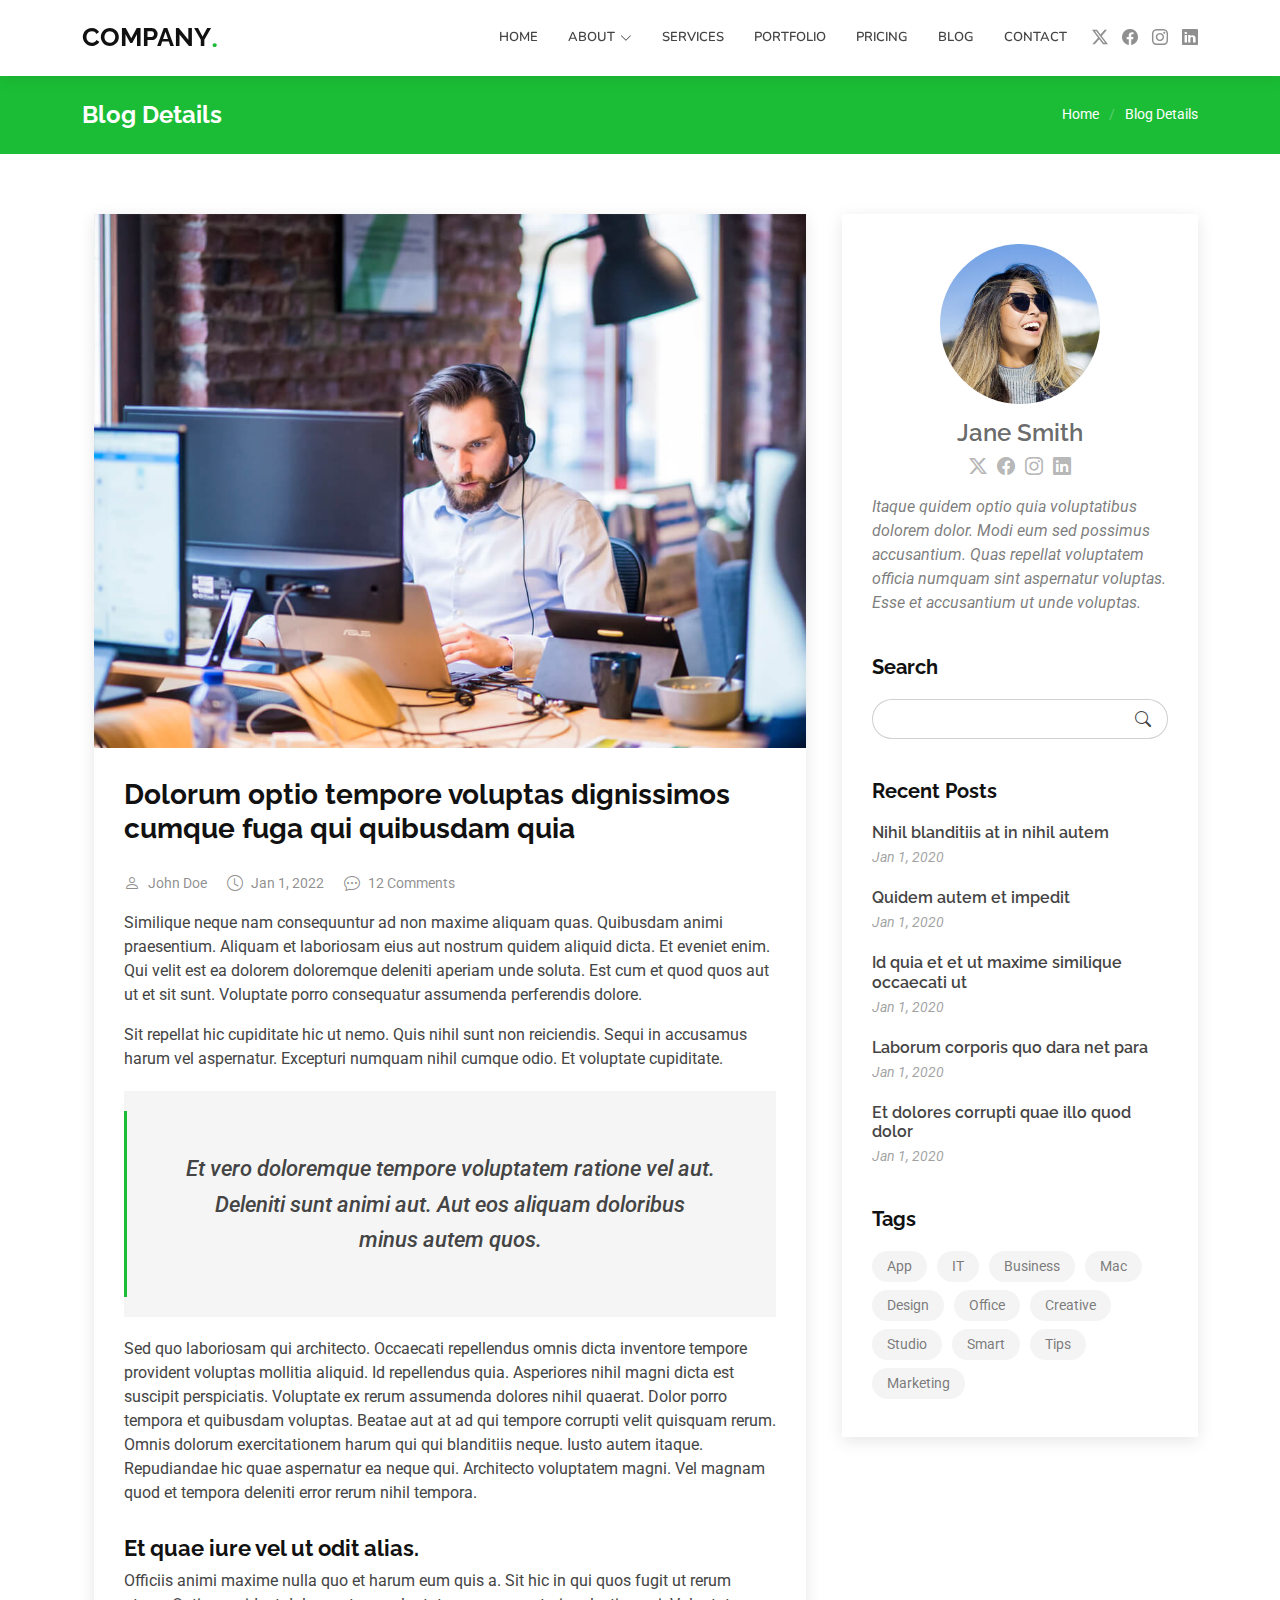
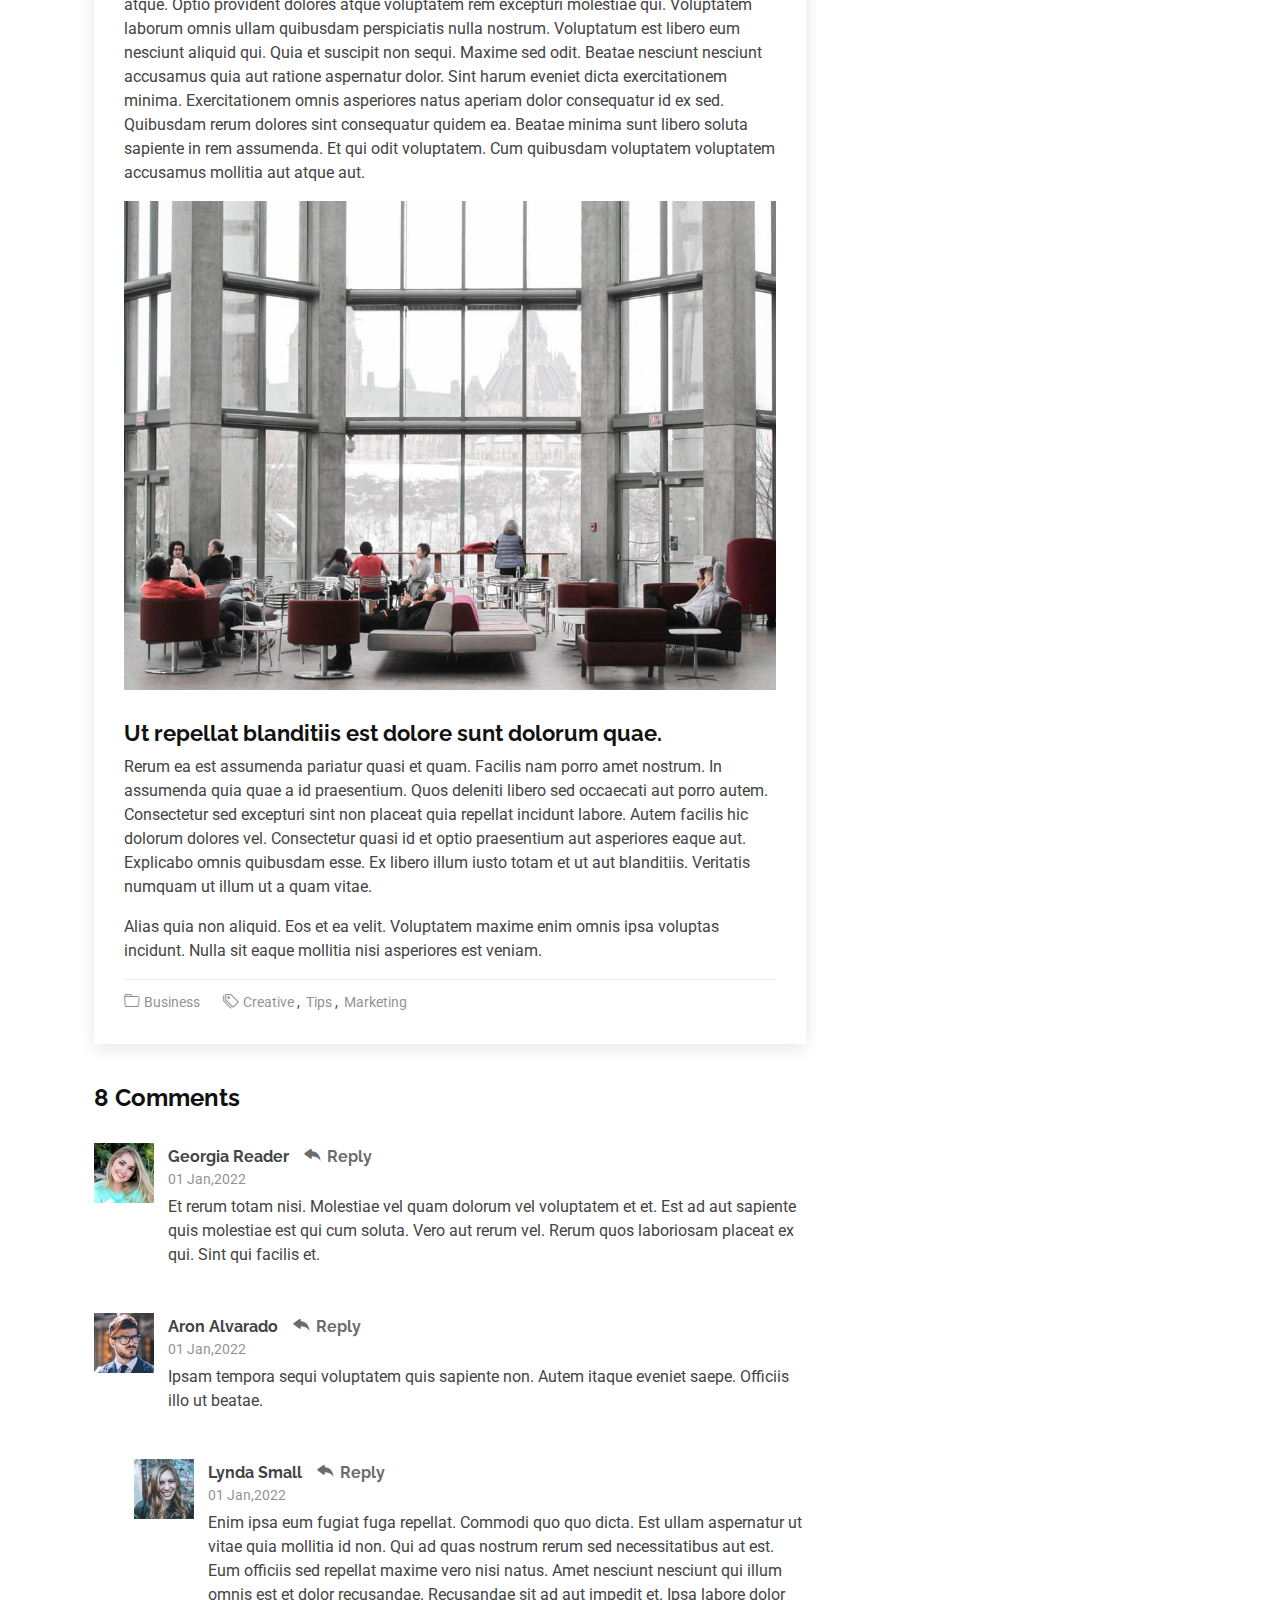
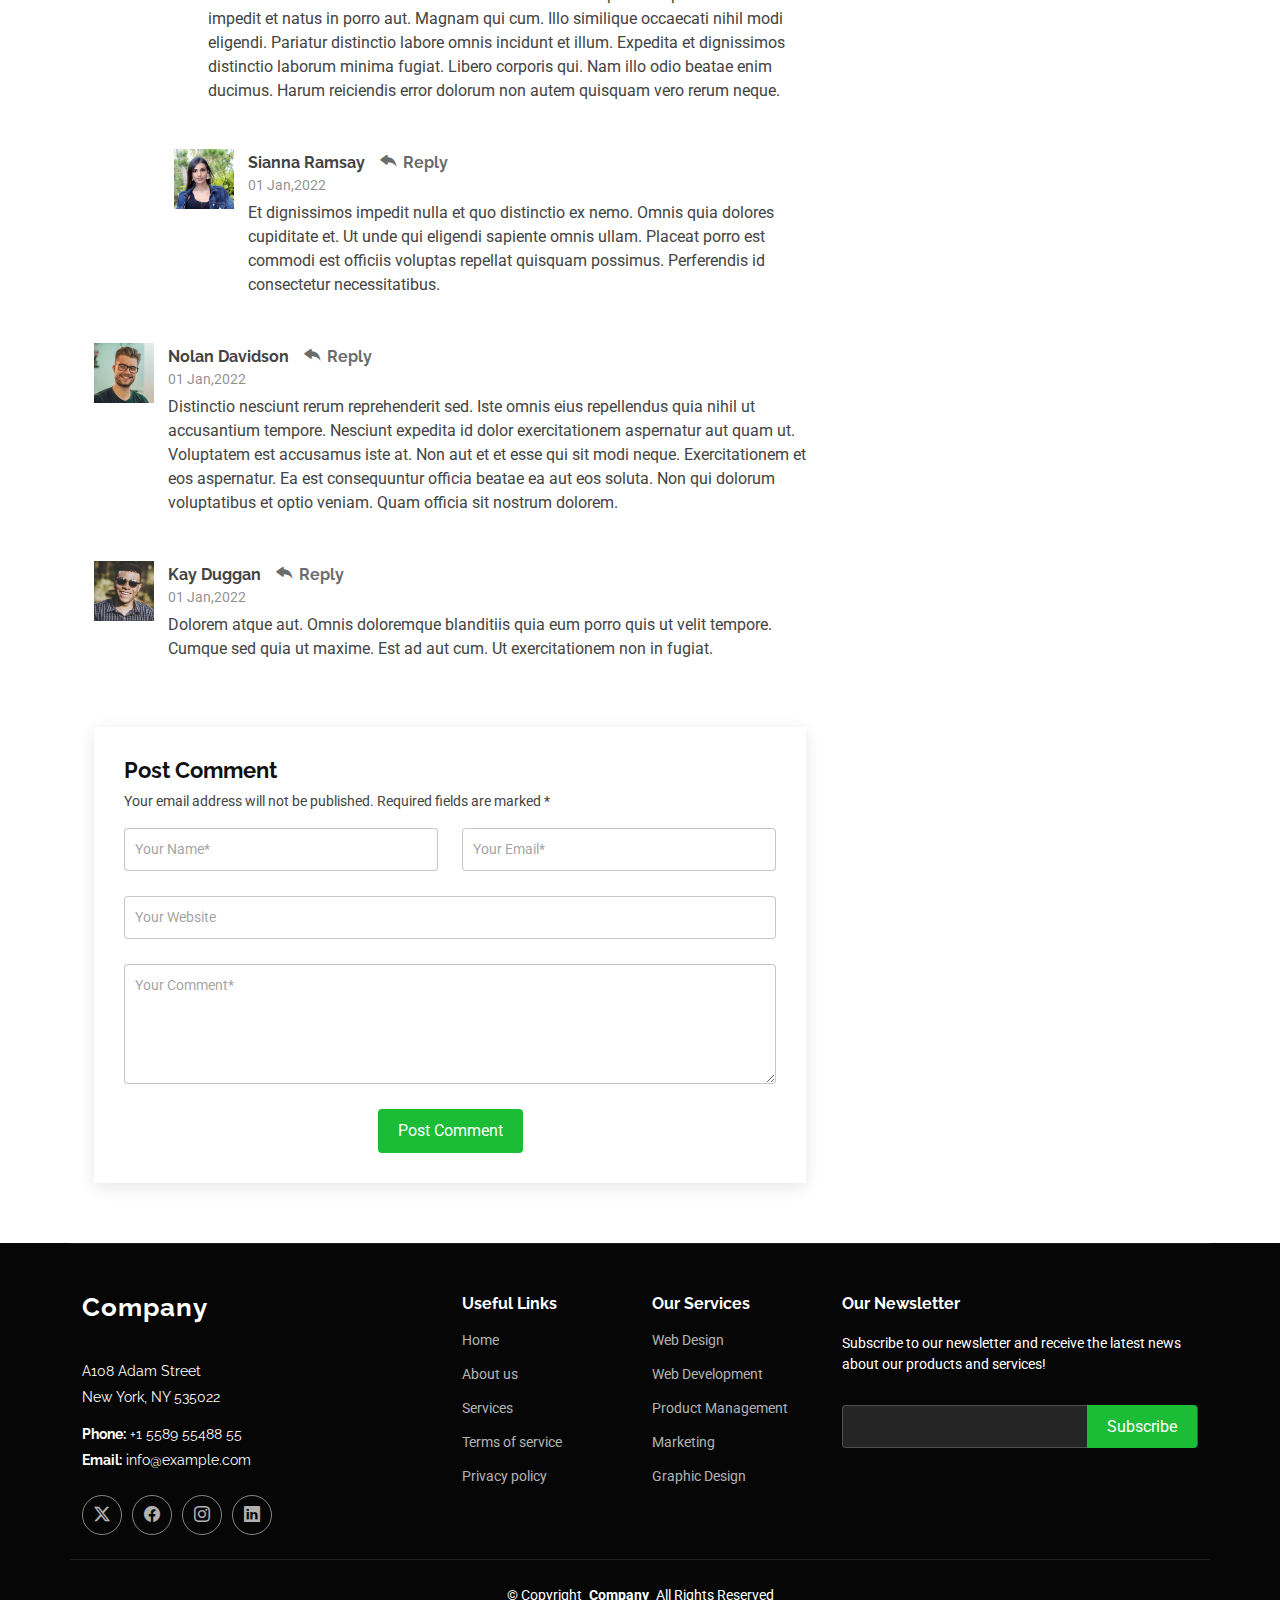
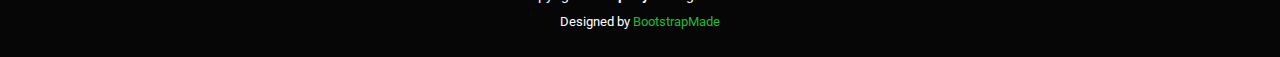
<file: blog-details.html>
<!DOCTYPE html>
<html lang="en">

<head>
  <meta charset="utf-8">
  <meta content="width=device-width, initial-scale=1.0" name="viewport">
  <title>Blog Details - Company Bootstrap Template</title>
  <meta name="description" content="">
  <meta name="keywords" content="">

  <!-- Favicons -->
  <link href="assets/img/favicon.png" rel="icon">
  <link href="assets/img/apple-touch-icon.png" rel="apple-touch-icon">

  <!-- Fonts -->
  <link href="https://fonts.googleapis.com" rel="preconnect">
  <link href="https://fonts.gstatic.com" rel="preconnect" crossorigin>
  <link href="https://fonts.googleapis.com/css2?family=Roboto:ital,wght@0,100;0,300;0,400;0,500;0,700;0,900;1,100;1,300;1,400;1,500;1,700;1,900&family=Raleway:ital,wght@0,100;0,200;0,300;0,400;0,500;0,600;0,700;0,800;0,900;1,100;1,200;1,300;1,400;1,500;1,600;1,700;1,800;1,900&family=Nunito:ital,wght@0,200;0,300;0,400;0,500;0,600;0,700;0,800;0,900;1,200;1,300;1,400;1,500;1,600;1,700;1,800;1,900&display=swap" rel="stylesheet">

  <!-- Vendor CSS Files -->
  <link href="assets/vendor/bootstrap/css/bootstrap.min.css" rel="stylesheet">
  <link href="assets/vendor/bootstrap-icons/bootstrap-icons.css" rel="stylesheet">
  <link href="assets/vendor/aos/aos.css" rel="stylesheet">
  <link href="assets/vendor/glightbox/css/glightbox.min.css" rel="stylesheet">
  <link href="assets/vendor/swiper/swiper-bundle.min.css" rel="stylesheet">

  <!-- Main CSS File -->
  <link href="assets/css/main.css" rel="stylesheet">

  <!-- =======================================================
  * Template Name: Company
  * Template URL: https://bootstrapmade.com/company-free-html-bootstrap-template/
  * Updated: Aug 07 2024 with Bootstrap v5.3.3
  * Author: BootstrapMade.com
  * License: https://bootstrapmade.com/license/
  ======================================================== -->
</head>

<body class="blog-details-page">

  <header id="header" class="header d-flex align-items-center sticky-top">
    <div class="container position-relative d-flex align-items-center">

      <a href="index.html" class="logo d-flex align-items-center me-auto">
        <!-- Uncomment the line below if you also wish to use an image logo -->
        <!-- <img src="assets/img/logo.png" alt=""> -->
        <h1 class="sitename">Company</h1><span>.</span>
      </a>

      <nav id="navmenu" class="navmenu">
        <ul>
          <li><a href="#hero">Home</a></li>
          <li class="dropdown"><a href="about.html"><span>About</span> <i class="bi bi-chevron-down toggle-dropdown"></i></a>
            <ul>
              <li><a href="team.html">Team</a></li>
              <li><a href="testimonials.html">Testimonials</a></li>
              <li class="dropdown"><a href="#"><span>Deep Dropdown</span> <i class="bi bi-chevron-down toggle-dropdown"></i></a>
                <ul>
                  <li><a href="#">Deep Dropdown 1</a></li>
                  <li><a href="#">Deep Dropdown 2</a></li>
                  <li><a href="#">Deep Dropdown 3</a></li>
                  <li><a href="#">Deep Dropdown 4</a></li>
                  <li><a href="#">Deep Dropdown 5</a></li>
                </ul>
              </li>
            </ul>
          </li>
          <li><a href="services.html">Services</a></li>
          <li><a href="portfolio.html">Portfolio</a></li>
          <li><a href="pricing.html">Pricing</a></li>
          <li><a href="blog.html">Blog</a></li>
          <li><a href="contact.html">Contact</a></li>
        </ul>
        <i class="mobile-nav-toggle d-xl-none bi bi-list"></i>
      </nav>

      <div class="header-social-links">
        <a href="#" class="twitter"><i class="bi bi-twitter-x"></i></a>
        <a href="#" class="facebook"><i class="bi bi-facebook"></i></a>
        <a href="#" class="instagram"><i class="bi bi-instagram"></i></a>
        <a href="#" class="linkedin"><i class="bi bi-linkedin"></i></a>
      </div>

    </div>
  </header>

  <main class="main">

    <!-- Page Title -->
    <div class="page-title accent-background">
      <div class="container d-lg-flex justify-content-between align-items-center">
        <h1 class="mb-2 mb-lg-0">Blog Details</h1>
        <nav class="breadcrumbs">
          <ol>
            <li><a href="index.html">Home</a></li>
            <li class="current">Blog Details</li>
          </ol>
        </nav>
      </div>
    </div><!-- End Page Title -->

    <div class="container">
      <div class="row">

        <div class="col-lg-8">

          <!-- Blog Details Section -->
          <section id="blog-details" class="blog-details section">
            <div class="container">

              <article class="article">

                <div class="post-img">
                  <img src="assets/img/blog/blog-1.jpg" alt="" class="img-fluid">
                </div>

                <h2 class="title">Dolorum optio tempore voluptas dignissimos cumque fuga qui quibusdam quia</h2>

                <div class="meta-top">
                  <ul>
                    <li class="d-flex align-items-center"><i class="bi bi-person"></i> <a href="blog-details.html">John Doe</a></li>
                    <li class="d-flex align-items-center"><i class="bi bi-clock"></i> <a href="blog-details.html"><time datetime="2020-01-01">Jan 1, 2022</time></a></li>
                    <li class="d-flex align-items-center"><i class="bi bi-chat-dots"></i> <a href="blog-details.html">12 Comments</a></li>
                  </ul>
                </div><!-- End meta top -->

                <div class="content">
                  <p>
                    Similique neque nam consequuntur ad non maxime aliquam quas. Quibusdam animi praesentium. Aliquam et laboriosam eius aut nostrum quidem aliquid dicta.
                    Et eveniet enim. Qui velit est ea dolorem doloremque deleniti aperiam unde soluta. Est cum et quod quos aut ut et sit sunt. Voluptate porro consequatur assumenda perferendis dolore.
                  </p>

                  <p>
                    Sit repellat hic cupiditate hic ut nemo. Quis nihil sunt non reiciendis. Sequi in accusamus harum vel aspernatur. Excepturi numquam nihil cumque odio. Et voluptate cupiditate.
                  </p>

                  <blockquote>
                    <p>
                      Et vero doloremque tempore voluptatem ratione vel aut. Deleniti sunt animi aut. Aut eos aliquam doloribus minus autem quos.
                    </p>
                  </blockquote>

                  <p>
                    Sed quo laboriosam qui architecto. Occaecati repellendus omnis dicta inventore tempore provident voluptas mollitia aliquid. Id repellendus quia. Asperiores nihil magni dicta est suscipit perspiciatis. Voluptate ex rerum assumenda dolores nihil quaerat.
                    Dolor porro tempora et quibusdam voluptas. Beatae aut at ad qui tempore corrupti velit quisquam rerum. Omnis dolorum exercitationem harum qui qui blanditiis neque.
                    Iusto autem itaque. Repudiandae hic quae aspernatur ea neque qui. Architecto voluptatem magni. Vel magnam quod et tempora deleniti error rerum nihil tempora.
                  </p>

                  <h3>Et quae iure vel ut odit alias.</h3>
                  <p>
                    Officiis animi maxime nulla quo et harum eum quis a. Sit hic in qui quos fugit ut rerum atque. Optio provident dolores atque voluptatem rem excepturi molestiae qui. Voluptatem laborum omnis ullam quibusdam perspiciatis nulla nostrum. Voluptatum est libero eum nesciunt aliquid qui.
                    Quia et suscipit non sequi. Maxime sed odit. Beatae nesciunt nesciunt accusamus quia aut ratione aspernatur dolor. Sint harum eveniet dicta exercitationem minima. Exercitationem omnis asperiores natus aperiam dolor consequatur id ex sed. Quibusdam rerum dolores sint consequatur quidem ea.
                    Beatae minima sunt libero soluta sapiente in rem assumenda. Et qui odit voluptatem. Cum quibusdam voluptatem voluptatem accusamus mollitia aut atque aut.
                  </p>
                  <img src="assets/img/blog/blog-inside-post.jpg" class="img-fluid" alt="">

                  <h3>Ut repellat blanditiis est dolore sunt dolorum quae.</h3>
                  <p>
                    Rerum ea est assumenda pariatur quasi et quam. Facilis nam porro amet nostrum. In assumenda quia quae a id praesentium. Quos deleniti libero sed occaecati aut porro autem. Consectetur sed excepturi sint non placeat quia repellat incidunt labore. Autem facilis hic dolorum dolores vel.
                    Consectetur quasi id et optio praesentium aut asperiores eaque aut. Explicabo omnis quibusdam esse. Ex libero illum iusto totam et ut aut blanditiis. Veritatis numquam ut illum ut a quam vitae.
                  </p>
                  <p>
                    Alias quia non aliquid. Eos et ea velit. Voluptatem maxime enim omnis ipsa voluptas incidunt. Nulla sit eaque mollitia nisi asperiores est veniam.
                  </p>

                </div><!-- End post content -->

                <div class="meta-bottom">
                  <i class="bi bi-folder"></i>
                  <ul class="cats">
                    <li><a href="#">Business</a></li>
                  </ul>

                  <i class="bi bi-tags"></i>
                  <ul class="tags">
                    <li><a href="#">Creative</a></li>
                    <li><a href="#">Tips</a></li>
                    <li><a href="#">Marketing</a></li>
                  </ul>
                </div><!-- End meta bottom -->

              </article>

            </div>
          </section><!-- /Blog Details Section -->

          <!-- Blog Comments Section -->
          <section id="blog-comments" class="blog-comments section">

            <div class="container">

              <h4 class="comments-count">8 Comments</h4>

              <div id="comment-1" class="comment">
                <div class="d-flex">
                  <div class="comment-img"><img src="assets/img/blog/comments-1.jpg" alt=""></div>
                  <div>
                    <h5><a href="">Georgia Reader</a> <a href="#" class="reply"><i class="bi bi-reply-fill"></i> Reply</a></h5>
                    <time datetime="2020-01-01">01 Jan,2022</time>
                    <p>
                      Et rerum totam nisi. Molestiae vel quam dolorum vel voluptatem et et. Est ad aut sapiente quis molestiae est qui cum soluta.
                      Vero aut rerum vel. Rerum quos laboriosam placeat ex qui. Sint qui facilis et.
                    </p>
                  </div>
                </div>
              </div><!-- End comment #1 -->

              <div id="comment-2" class="comment">
                <div class="d-flex">
                  <div class="comment-img"><img src="assets/img/blog/comments-2.jpg" alt=""></div>
                  <div>
                    <h5><a href="">Aron Alvarado</a> <a href="#" class="reply"><i class="bi bi-reply-fill"></i> Reply</a></h5>
                    <time datetime="2020-01-01">01 Jan,2022</time>
                    <p>
                      Ipsam tempora sequi voluptatem quis sapiente non. Autem itaque eveniet saepe. Officiis illo ut beatae.
                    </p>
                  </div>
                </div>

                <div id="comment-reply-1" class="comment comment-reply">
                  <div class="d-flex">
                    <div class="comment-img"><img src="assets/img/blog/comments-3.jpg" alt=""></div>
                    <div>
                      <h5><a href="">Lynda Small</a> <a href="#" class="reply"><i class="bi bi-reply-fill"></i> Reply</a></h5>
                      <time datetime="2020-01-01">01 Jan,2022</time>
                      <p>
                        Enim ipsa eum fugiat fuga repellat. Commodi quo quo dicta. Est ullam aspernatur ut vitae quia mollitia id non. Qui ad quas nostrum rerum sed necessitatibus aut est. Eum officiis sed repellat maxime vero nisi natus. Amet nesciunt nesciunt qui illum omnis est et dolor recusandae.

                        Recusandae sit ad aut impedit et. Ipsa labore dolor impedit et natus in porro aut. Magnam qui cum. Illo similique occaecati nihil modi eligendi. Pariatur distinctio labore omnis incidunt et illum. Expedita et dignissimos distinctio laborum minima fugiat.

                        Libero corporis qui. Nam illo odio beatae enim ducimus. Harum reiciendis error dolorum non autem quisquam vero rerum neque.
                      </p>
                    </div>
                  </div>

                  <div id="comment-reply-2" class="comment comment-reply">
                    <div class="d-flex">
                      <div class="comment-img"><img src="assets/img/blog/comments-4.jpg" alt=""></div>
                      <div>
                        <h5><a href="">Sianna Ramsay</a> <a href="#" class="reply"><i class="bi bi-reply-fill"></i> Reply</a></h5>
                        <time datetime="2020-01-01">01 Jan,2022</time>
                        <p>
                          Et dignissimos impedit nulla et quo distinctio ex nemo. Omnis quia dolores cupiditate et. Ut unde qui eligendi sapiente omnis ullam. Placeat porro est commodi est officiis voluptas repellat quisquam possimus. Perferendis id consectetur necessitatibus.
                        </p>
                      </div>
                    </div>

                  </div><!-- End comment reply #2-->

                </div><!-- End comment reply #1-->

              </div><!-- End comment #2-->

              <div id="comment-3" class="comment">
                <div class="d-flex">
                  <div class="comment-img"><img src="assets/img/blog/comments-5.jpg" alt=""></div>
                  <div>
                    <h5><a href="">Nolan Davidson</a> <a href="#" class="reply"><i class="bi bi-reply-fill"></i> Reply</a></h5>
                    <time datetime="2020-01-01">01 Jan,2022</time>
                    <p>
                      Distinctio nesciunt rerum reprehenderit sed. Iste omnis eius repellendus quia nihil ut accusantium tempore. Nesciunt expedita id dolor exercitationem aspernatur aut quam ut. Voluptatem est accusamus iste at.
                      Non aut et et esse qui sit modi neque. Exercitationem et eos aspernatur. Ea est consequuntur officia beatae ea aut eos soluta. Non qui dolorum voluptatibus et optio veniam. Quam officia sit nostrum dolorem.
                    </p>
                  </div>
                </div>

              </div><!-- End comment #3 -->

              <div id="comment-4" class="comment">
                <div class="d-flex">
                  <div class="comment-img"><img src="assets/img/blog/comments-6.jpg" alt=""></div>
                  <div>
                    <h5><a href="">Kay Duggan</a> <a href="#" class="reply"><i class="bi bi-reply-fill"></i> Reply</a></h5>
                    <time datetime="2020-01-01">01 Jan,2022</time>
                    <p>
                      Dolorem atque aut. Omnis doloremque blanditiis quia eum porro quis ut velit tempore. Cumque sed quia ut maxime. Est ad aut cum. Ut exercitationem non in fugiat.
                    </p>
                  </div>
                </div>

              </div><!-- End comment #4 -->

            </div>

          </section><!-- /Blog Comments Section -->

          <!-- Comment Form Section -->
          <section id="comment-form" class="comment-form section">
            <div class="container">

              <form action="">

                <h4>Post Comment</h4>
                <p>Your email address will not be published. Required fields are marked * </p>
                <div class="row">
                  <div class="col-md-6 form-group">
                    <input name="name" type="text" class="form-control" placeholder="Your Name*">
                  </div>
                  <div class="col-md-6 form-group">
                    <input name="email" type="text" class="form-control" placeholder="Your Email*">
                  </div>
                </div>
                <div class="row">
                  <div class="col form-group">
                    <input name="website" type="text" class="form-control" placeholder="Your Website">
                  </div>
                </div>
                <div class="row">
                  <div class="col form-group">
                    <textarea name="comment" class="form-control" placeholder="Your Comment*"></textarea>
                  </div>
                </div>

                <div class="text-center">
                  <button type="submit" class="btn btn-primary">Post Comment</button>
                </div>

              </form>

            </div>
          </section><!-- /Comment Form Section -->

        </div>

        <div class="col-lg-4 sidebar">

          <div class="widgets-container">

            <!-- Blog Author Widget -->
            <div class="blog-author-widget widget-item">

              <div class="d-flex flex-column align-items-center">
                <img src="assets/img/blog/blog-author.jpg" class="rounded-circle flex-shrink-0" alt="">
                <h4>Jane Smith</h4>
                <div class="social-links">
                  <a href="https://x.com/#"><i class="bi bi-twitter-x"></i></a>
                  <a href="https://facebook.com/#"><i class="bi bi-facebook"></i></a>
                  <a href="https://instagram.com/#"><i class="biu bi-instagram"></i></a>
                  <a href="https://instagram.com/#"><i class="biu bi-linkedin"></i></a>
                </div>

                <p>
                  Itaque quidem optio quia voluptatibus dolorem dolor. Modi eum sed possimus accusantium. Quas repellat voluptatem officia numquam sint aspernatur voluptas. Esse et accusantium ut unde voluptas.
                </p>

              </div>
            </div><!--/Blog Author Widget -->

            <!-- Search Widget -->
            <div class="search-widget widget-item">

              <h3 class="widget-title">Search</h3>
              <form action="">
                <input type="text">
                <button type="submit" title="Search"><i class="bi bi-search"></i></button>
              </form>

            </div><!--/Search Widget -->

            <!-- Recent Posts Widget -->
            <div class="recent-posts-widget widget-item">

              <h3 class="widget-title">Recent Posts</h3>

              <div class="post-item">
                <h4><a href="blog-details.html">Nihil blanditiis at in nihil autem</a></h4>
                <time datetime="2020-01-01">Jan 1, 2020</time>
              </div><!-- End recent post item-->

              <div class="post-item">
                <h4><a href="blog-details.html">Quidem autem et impedit</a></h4>
                <time datetime="2020-01-01">Jan 1, 2020</time>
              </div><!-- End recent post item-->

              <div class="post-item">
                <h4><a href="blog-details.html">Id quia et et ut maxime similique occaecati ut</a></h4>
                <time datetime="2020-01-01">Jan 1, 2020</time>
              </div><!-- End recent post item-->

              <div class="post-item">
                <h4><a href="blog-details.html">Laborum corporis quo dara net para</a></h4>
                <time datetime="2020-01-01">Jan 1, 2020</time>
              </div><!-- End recent post item-->

              <div class="post-item">
                <h4><a href="blog-details.html">Et dolores corrupti quae illo quod dolor</a></h4>
                <time datetime="2020-01-01">Jan 1, 2020</time>
              </div><!-- End recent post item-->

            </div><!--/Recent Posts Widget -->

            <!-- Tags Widget -->
            <div class="tags-widget widget-item">

              <h3 class="widget-title">Tags</h3>
              <ul>
                <li><a href="#">App</a></li>
                <li><a href="#">IT</a></li>
                <li><a href="#">Business</a></li>
                <li><a href="#">Mac</a></li>
                <li><a href="#">Design</a></li>
                <li><a href="#">Office</a></li>
                <li><a href="#">Creative</a></li>
                <li><a href="#">Studio</a></li>
                <li><a href="#">Smart</a></li>
                <li><a href="#">Tips</a></li>
                <li><a href="#">Marketing</a></li>
              </ul>

            </div><!--/Tags Widget -->

          </div>

        </div>

      </div>
    </div>

  </main>

  <footer id="footer" class="footer dark-background">

    <div class="container footer-top">
      <div class="row gy-4">
        <div class="col-lg-4 col-md-6 footer-about">
          <a href="index.html" class="logo d-flex align-items-center">
            <span class="sitename">Company</span>
          </a>
          <div class="footer-contact pt-3">
            <p>A108 Adam Street</p>
            <p>New York, NY 535022</p>
            <p class="mt-3"><strong>Phone:</strong> <span>+1 5589 55488 55</span></p>
            <p><strong>Email:</strong> <span>info@example.com</span></p>
          </div>
          <div class="social-links d-flex mt-4">
            <a href=""><i class="bi bi-twitter-x"></i></a>
            <a href=""><i class="bi bi-facebook"></i></a>
            <a href=""><i class="bi bi-instagram"></i></a>
            <a href=""><i class="bi bi-linkedin"></i></a>
          </div>
        </div>

        <div class="col-lg-2 col-md-3 footer-links">
          <h4>Useful Links</h4>
          <ul>
            <li><a href="#">Home</a></li>
            <li><a href="#">About us</a></li>
            <li><a href="#">Services</a></li>
            <li><a href="#">Terms of service</a></li>
            <li><a href="#">Privacy policy</a></li>
          </ul>
        </div>

        <div class="col-lg-2 col-md-3 footer-links">
          <h4>Our Services</h4>
          <ul>
            <li><a href="#">Web Design</a></li>
            <li><a href="#">Web Development</a></li>
            <li><a href="#">Product Management</a></li>
            <li><a href="#">Marketing</a></li>
            <li><a href="#">Graphic Design</a></li>
          </ul>
        </div>

        <div class="col-lg-4 col-md-12 footer-newsletter">
          <h4>Our Newsletter</h4>
          <p>Subscribe to our newsletter and receive the latest news about our products and services!</p>
          <form action="forms/newsletter.php" method="post" class="php-email-form">
            <div class="newsletter-form"><input type="email" name="email"><input type="submit" value="Subscribe"></div>
            <div class="loading">Loading</div>
            <div class="error-message"></div>
            <div class="sent-message">Your subscription request has been sent. Thank you!</div>
          </form>
        </div>

      </div>
    </div>

    <div class="container copyright text-center mt-4">
      <p>© <span>Copyright</span> <strong class="px-1 sitename">Company</strong> <span>All Rights Reserved</span></p>
      <div class="credits">
        <!-- All the links in the footer should remain intact. -->
        <!-- You can delete the links only if you've purchased the pro version. -->
        <!-- Licensing information: https://bootstrapmade.com/license/ -->
        <!-- Purchase the pro version with working PHP/AJAX contact form: [buy-url] -->
        Designed by <a href="https://bootstrapmade.com/">BootstrapMade</a>
      </div>
    </div>

  </footer>

  <!-- Scroll Top -->
  <a href="#" id="scroll-top" class="scroll-top d-flex align-items-center justify-content-center"><i class="bi bi-arrow-up-short"></i></a>

  <!-- Preloader -->
  <div id="preloader"></div>

  <!-- Vendor JS Files -->
  <script src="assets/vendor/bootstrap/js/bootstrap.bundle.min.js"></script>
  <script src="assets/vendor/php-email-form/validate.js"></script>
  <script src="assets/vendor/aos/aos.js"></script>
  <script src="assets/vendor/glightbox/js/glightbox.min.js"></script>
  <script src="assets/vendor/imagesloaded/imagesloaded.pkgd.min.js"></script>
  <script src="assets/vendor/isotope-layout/isotope.pkgd.min.js"></script>
  <script src="assets/vendor/waypoints/noframework.waypoints.js"></script>
  <script src="assets/vendor/swiper/swiper-bundle.min.js"></script>

  <!-- Main JS File -->
  <script src="assets/js/main.js"></script>

</body>

</html>
</file>
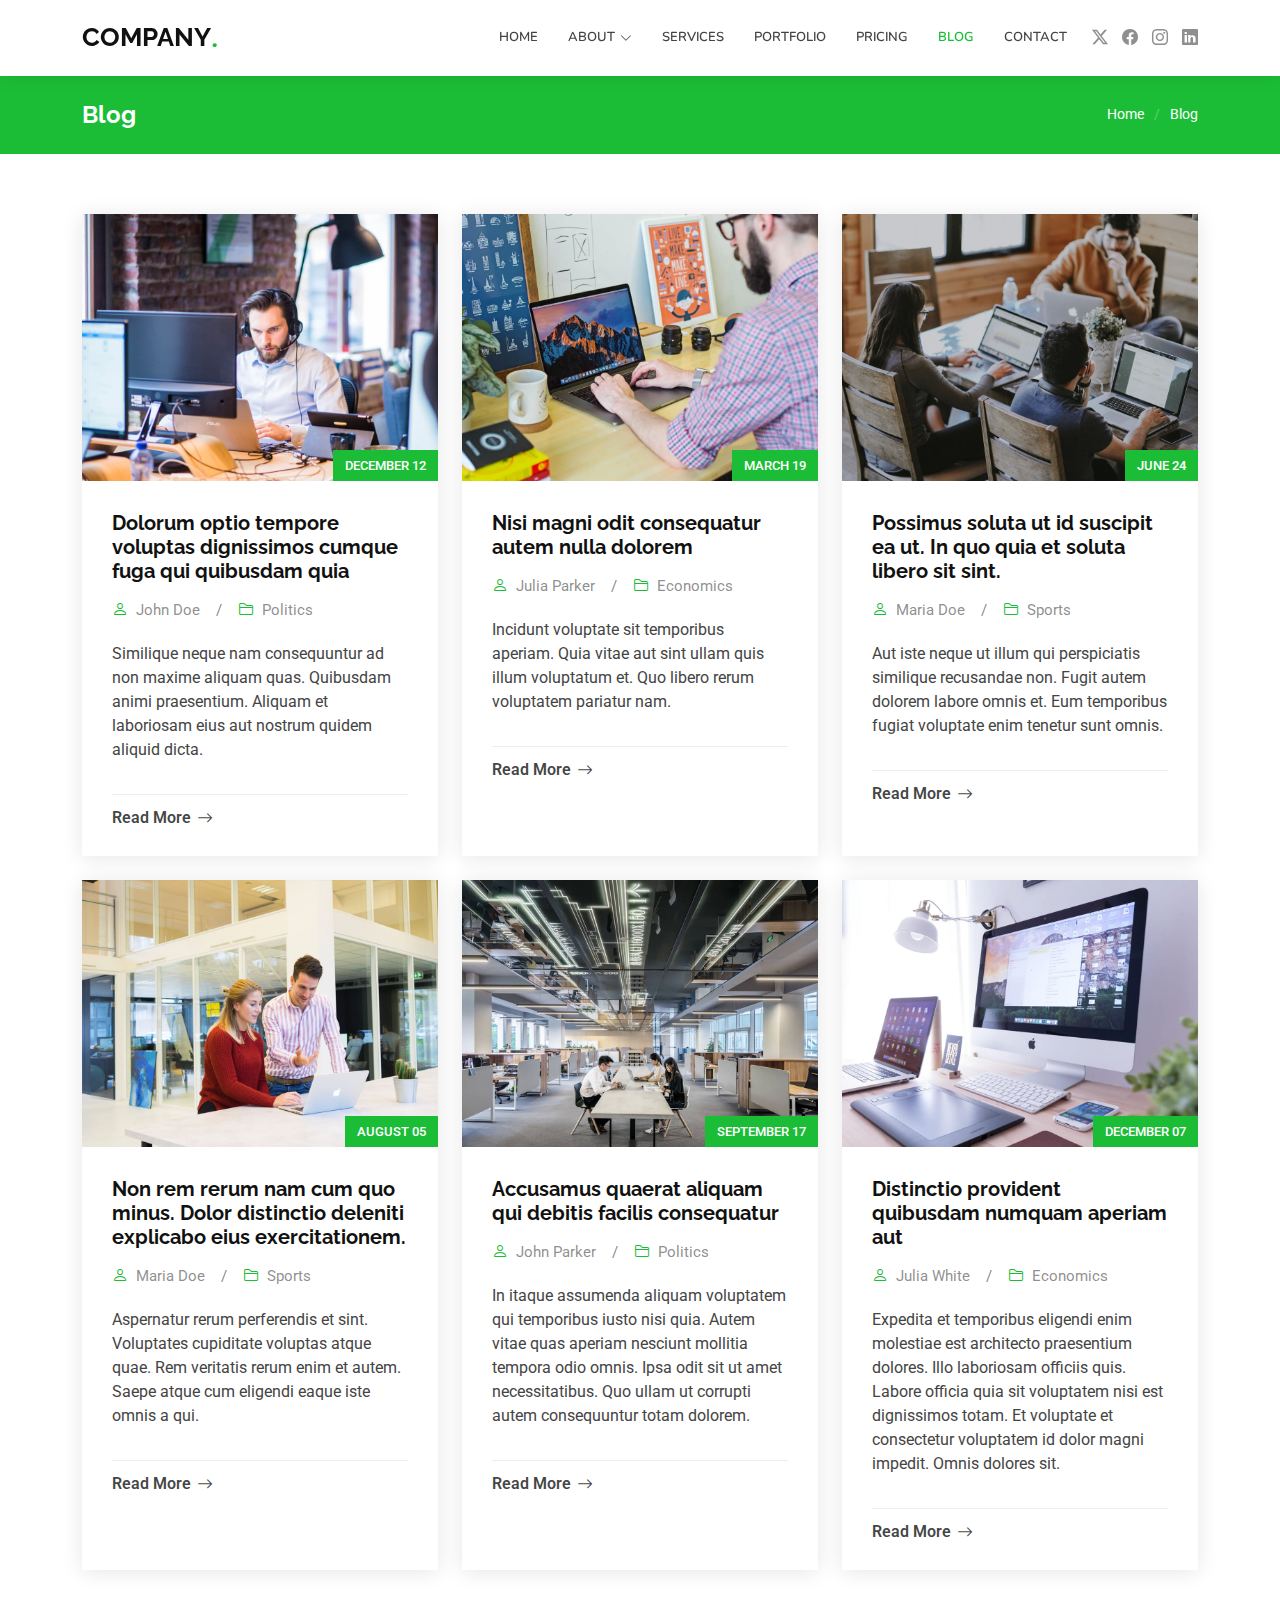
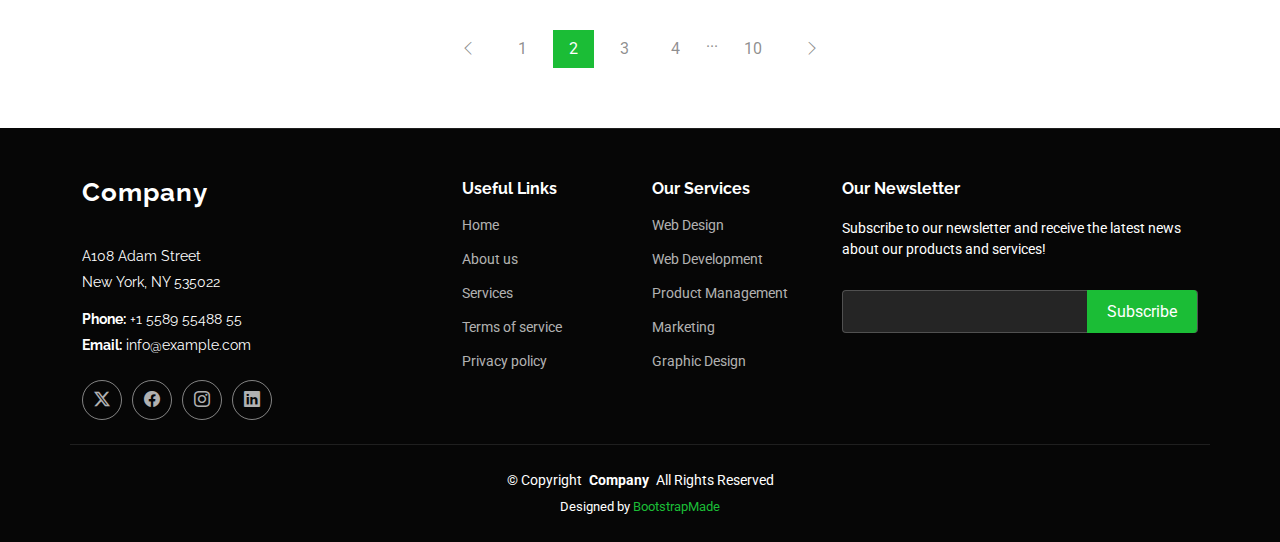
<file: blog.html>
<!DOCTYPE html>
<html lang="en">

<head>
  <meta charset="utf-8">
  <meta content="width=device-width, initial-scale=1.0" name="viewport">
  <title>Blog - Company Bootstrap Template</title>
  <meta name="description" content="">
  <meta name="keywords" content="">

  <!-- Favicons -->
  <link href="assets/img/favicon.png" rel="icon">
  <link href="assets/img/apple-touch-icon.png" rel="apple-touch-icon">

  <!-- Fonts -->
  <link href="https://fonts.googleapis.com" rel="preconnect">
  <link href="https://fonts.gstatic.com" rel="preconnect" crossorigin>
  <link href="https://fonts.googleapis.com/css2?family=Roboto:ital,wght@0,100;0,300;0,400;0,500;0,700;0,900;1,100;1,300;1,400;1,500;1,700;1,900&family=Raleway:ital,wght@0,100;0,200;0,300;0,400;0,500;0,600;0,700;0,800;0,900;1,100;1,200;1,300;1,400;1,500;1,600;1,700;1,800;1,900&family=Nunito:ital,wght@0,200;0,300;0,400;0,500;0,600;0,700;0,800;0,900;1,200;1,300;1,400;1,500;1,600;1,700;1,800;1,900&display=swap" rel="stylesheet">

  <!-- Vendor CSS Files -->
  <link href="assets/vendor/bootstrap/css/bootstrap.min.css" rel="stylesheet">
  <link href="assets/vendor/bootstrap-icons/bootstrap-icons.css" rel="stylesheet">
  <link href="assets/vendor/aos/aos.css" rel="stylesheet">
  <link href="assets/vendor/glightbox/css/glightbox.min.css" rel="stylesheet">
  <link href="assets/vendor/swiper/swiper-bundle.min.css" rel="stylesheet">

  <!-- Main CSS File -->
  <link href="assets/css/main.css" rel="stylesheet">

  <!-- =======================================================
  * Template Name: Company
  * Template URL: https://bootstrapmade.com/company-free-html-bootstrap-template/
  * Updated: Aug 07 2024 with Bootstrap v5.3.3
  * Author: BootstrapMade.com
  * License: https://bootstrapmade.com/license/
  ======================================================== -->
</head>

<body class="blog-page">

  <header id="header" class="header d-flex align-items-center sticky-top">
    <div class="container position-relative d-flex align-items-center">

      <a href="index.html" class="logo d-flex align-items-center me-auto">
        <!-- Uncomment the line below if you also wish to use an image logo -->
        <!-- <img src="assets/img/logo.png" alt=""> -->
        <h1 class="sitename">Company</h1><span>.</span>
      </a>

      <nav id="navmenu" class="navmenu">
        <ul>
          <li><a href="#hero">Home</a></li>
          <li class="dropdown"><a href="about.html"><span>About</span> <i class="bi bi-chevron-down toggle-dropdown"></i></a>
            <ul>
              <li><a href="team.html">Team</a></li>
              <li><a href="testimonials.html">Testimonials</a></li>
              <li class="dropdown"><a href="#"><span>Deep Dropdown</span> <i class="bi bi-chevron-down toggle-dropdown"></i></a>
                <ul>
                  <li><a href="#">Deep Dropdown 1</a></li>
                  <li><a href="#">Deep Dropdown 2</a></li>
                  <li><a href="#">Deep Dropdown 3</a></li>
                  <li><a href="#">Deep Dropdown 4</a></li>
                  <li><a href="#">Deep Dropdown 5</a></li>
                </ul>
              </li>
            </ul>
          </li>
          <li><a href="services.html">Services</a></li>
          <li><a href="portfolio.html">Portfolio</a></li>
          <li><a href="pricing.html">Pricing</a></li>
          <li><a href="blog.html" class="active">Blog</a></li>
          <li><a href="contact.html">Contact</a></li>
        </ul>
        <i class="mobile-nav-toggle d-xl-none bi bi-list"></i>
      </nav>

      <div class="header-social-links">
        <a href="#" class="twitter"><i class="bi bi-twitter-x"></i></a>
        <a href="#" class="facebook"><i class="bi bi-facebook"></i></a>
        <a href="#" class="instagram"><i class="bi bi-instagram"></i></a>
        <a href="#" class="linkedin"><i class="bi bi-linkedin"></i></a>
      </div>

    </div>
  </header>

  <main class="main">

    <!-- Page Title -->
    <div class="page-title accent-background">
      <div class="container d-lg-flex justify-content-between align-items-center">
        <h1 class="mb-2 mb-lg-0">Blog</h1>
        <nav class="breadcrumbs">
          <ol>
            <li><a href="index.html">Home</a></li>
            <li class="current">Blog</li>
          </ol>
        </nav>
      </div>
    </div><!-- End Page Title -->

    <!-- Blog Posts Section -->
    <section id="blog-posts" class="blog-posts section">

      <div class="container">
        <div class="row gy-4">

          <div class="col-lg-4">
            <article class="position-relative h-100">

              <div class="post-img position-relative overflow-hidden">
                <img src="assets/img/blog/blog-1.jpg" class="img-fluid" alt="">
                <span class="post-date">December 12</span>
              </div>

              <div class="post-content d-flex flex-column">

                <h3 class="post-title">Dolorum optio tempore voluptas dignissimos cumque fuga qui quibusdam quia</h3>

                <div class="meta d-flex align-items-center">
                  <div class="d-flex align-items-center">
                    <i class="bi bi-person"></i> <span class="ps-2">John Doe</span>
                  </div>
                  <span class="px-3 text-black-50">/</span>
                  <div class="d-flex align-items-center">
                    <i class="bi bi-folder2"></i> <span class="ps-2">Politics</span>
                  </div>
                </div>

                <p>
                  Similique neque nam consequuntur ad non maxime aliquam quas. Quibusdam animi praesentium. Aliquam et laboriosam eius aut nostrum quidem aliquid dicta.
                </p>

                <hr>

                <a href="blog-details.html" class="readmore stretched-link"><span>Read More</span><i class="bi bi-arrow-right"></i></a>

              </div>

            </article>
          </div><!-- End post list item -->

          <div class="col-lg-4">
            <article class="position-relative h-100">

              <div class="post-img position-relative overflow-hidden">
                <img src="assets/img/blog/blog-2.jpg" class="img-fluid" alt="">
                <span class="post-date">March 19</span>
              </div>

              <div class="post-content d-flex flex-column">

                <h3 class="post-title">Nisi magni odit consequatur autem nulla dolorem</h3>

                <div class="meta d-flex align-items-center">
                  <div class="d-flex align-items-center">
                    <i class="bi bi-person"></i> <span class="ps-2">Julia Parker</span>
                  </div>
                  <span class="px-3 text-black-50">/</span>
                  <div class="d-flex align-items-center">
                    <i class="bi bi-folder2"></i> <span class="ps-2">Economics</span>
                  </div>
                </div>

                <p>
                  Incidunt voluptate sit temporibus aperiam. Quia vitae aut sint ullam quis illum voluptatum et. Quo libero rerum voluptatem pariatur nam.
                </p>

                <hr>

                <a href="blog-details.html" class="readmore stretched-link"><span>Read More</span><i class="bi bi-arrow-right"></i></a>

              </div>

            </article>
          </div><!-- End post list item -->

          <div class="col-lg-4">
            <article class="position-relative h-100">

              <div class="post-img position-relative overflow-hidden">
                <img src="assets/img/blog/blog-3.jpg" class="img-fluid" alt="">
                <span class="post-date">June 24</span>
              </div>

              <div class="post-content d-flex flex-column">

                <h3 class="post-title">Possimus soluta ut id suscipit ea ut. In quo quia et soluta libero sit sint.</h3>

                <div class="meta d-flex align-items-center">
                  <div class="d-flex align-items-center">
                    <i class="bi bi-person"></i> <span class="ps-2">Maria Doe</span>
                  </div>
                  <span class="px-3 text-black-50">/</span>
                  <div class="d-flex align-items-center">
                    <i class="bi bi-folder2"></i> <span class="ps-2">Sports</span>
                  </div>
                </div>

                <p>
                  Aut iste neque ut illum qui perspiciatis similique recusandae non. Fugit autem dolorem labore omnis et. Eum temporibus fugiat voluptate enim tenetur sunt omnis.
                </p>

                <hr>

                <a href="blog-details.html" class="readmore stretched-link"><span>Read More</span><i class="bi bi-arrow-right"></i></a>

              </div>

            </article>
          </div><!-- End post list item -->

          <div class="col-lg-4">
            <article class="position-relative h-100">

              <div class="post-img position-relative overflow-hidden">
                <img src="assets/img/blog/blog-4.jpg" class="img-fluid" alt="">
                <span class="post-date">August 05</span>
              </div>

              <div class="post-content d-flex flex-column">

                <h3 class="post-title">Non rem rerum nam cum quo minus. Dolor distinctio deleniti explicabo eius exercitationem.</h3>

                <div class="meta d-flex align-items-center">
                  <div class="d-flex align-items-center">
                    <i class="bi bi-person"></i> <span class="ps-2">Maria Doe</span>
                  </div>
                  <span class="px-3 text-black-50">/</span>
                  <div class="d-flex align-items-center">
                    <i class="bi bi-folder2"></i> <span class="ps-2">Sports</span>
                  </div>
                </div>

                <p>
                  Aspernatur rerum perferendis et sint. Voluptates cupiditate voluptas atque quae. Rem veritatis rerum enim et autem. Saepe atque cum eligendi eaque iste omnis a qui.
                </p>

                <hr>

                <a href="blog-details.html" class="readmore stretched-link"><span>Read More</span><i class="bi bi-arrow-right"></i></a>

              </div>

            </article>
          </div><!-- End post list item -->

          <div class="col-lg-4">
            <article class="position-relative h-100">

              <div class="post-img position-relative overflow-hidden">
                <img src="assets/img/blog/blog-5.jpg" class="img-fluid" alt="">
                <span class="post-date">September 17</span>
              </div>

              <div class="post-content d-flex flex-column">

                <h3 class="post-title">Accusamus quaerat aliquam qui debitis facilis consequatur</h3>

                <div class="meta d-flex align-items-center">
                  <div class="d-flex align-items-center">
                    <i class="bi bi-person"></i> <span class="ps-2">John Parker</span>
                  </div>
                  <span class="px-3 text-black-50">/</span>
                  <div class="d-flex align-items-center">
                    <i class="bi bi-folder2"></i> <span class="ps-2">Politics</span>
                  </div>
                </div>

                <p>
                  In itaque assumenda aliquam voluptatem qui temporibus iusto nisi quia. Autem vitae quas aperiam nesciunt mollitia tempora odio omnis. Ipsa odit sit ut amet necessitatibus. Quo ullam ut corrupti autem consequuntur totam dolorem.
                </p>

                <hr>

                <a href="blog-details.html" class="readmore stretched-link"><span>Read More</span><i class="bi bi-arrow-right"></i></a>

              </div>

            </article>
          </div><!-- End post list item -->

          <div class="col-lg-4">
            <article class="position-relative h-100">

              <div class="post-img position-relative overflow-hidden">
                <img src="assets/img/blog/blog-6.jpg" class="img-fluid" alt="">
                <span class="post-date">December 07</span>
              </div>

              <div class="post-content d-flex flex-column">

                <h3 class="post-title">Distinctio provident quibusdam numquam aperiam aut</h3>

                <div class="meta d-flex align-items-center">
                  <div class="d-flex align-items-center">
                    <i class="bi bi-person"></i> <span class="ps-2">Julia White</span>
                  </div>
                  <span class="px-3 text-black-50">/</span>
                  <div class="d-flex align-items-center">
                    <i class="bi bi-folder2"></i> <span class="ps-2">Economics</span>
                  </div>
                </div>

                <p>
                  Expedita et temporibus eligendi enim molestiae est architecto praesentium dolores. Illo laboriosam officiis quis. Labore officia quia sit voluptatem nisi est dignissimos totam. Et voluptate et consectetur voluptatem id dolor magni impedit. Omnis dolores sit.
                </p>

                <hr>

                <a href="blog-details.html" class="readmore stretched-link"><span>Read More</span><i class="bi bi-arrow-right"></i></a>

              </div>

            </article>
          </div><!-- End post list item -->

        </div>
      </div>

    </section><!-- /Blog Posts Section -->

    <!-- Blog Pagination Section -->
    <section id="blog-pagination" class="blog-pagination section">

      <div class="container">
        <div class="d-flex justify-content-center">
          <ul>
            <li><a href="#"><i class="bi bi-chevron-left"></i></a></li>
            <li><a href="#">1</a></li>
            <li><a href="#" class="active">2</a></li>
            <li><a href="#">3</a></li>
            <li><a href="#">4</a></li>
            <li>...</li>
            <li><a href="#">10</a></li>
            <li><a href="#"><i class="bi bi-chevron-right"></i></a></li>
          </ul>
        </div>
      </div>

    </section><!-- /Blog Pagination Section -->

  </main>

  <footer id="footer" class="footer dark-background">

    <div class="container footer-top">
      <div class="row gy-4">
        <div class="col-lg-4 col-md-6 footer-about">
          <a href="index.html" class="logo d-flex align-items-center">
            <span class="sitename">Company</span>
          </a>
          <div class="footer-contact pt-3">
            <p>A108 Adam Street</p>
            <p>New York, NY 535022</p>
            <p class="mt-3"><strong>Phone:</strong> <span>+1 5589 55488 55</span></p>
            <p><strong>Email:</strong> <span>info@example.com</span></p>
          </div>
          <div class="social-links d-flex mt-4">
            <a href=""><i class="bi bi-twitter-x"></i></a>
            <a href=""><i class="bi bi-facebook"></i></a>
            <a href=""><i class="bi bi-instagram"></i></a>
            <a href=""><i class="bi bi-linkedin"></i></a>
          </div>
        </div>

        <div class="col-lg-2 col-md-3 footer-links">
          <h4>Useful Links</h4>
          <ul>
            <li><a href="#">Home</a></li>
            <li><a href="#">About us</a></li>
            <li><a href="#">Services</a></li>
            <li><a href="#">Terms of service</a></li>
            <li><a href="#">Privacy policy</a></li>
          </ul>
        </div>

        <div class="col-lg-2 col-md-3 footer-links">
          <h4>Our Services</h4>
          <ul>
            <li><a href="#">Web Design</a></li>
            <li><a href="#">Web Development</a></li>
            <li><a href="#">Product Management</a></li>
            <li><a href="#">Marketing</a></li>
            <li><a href="#">Graphic Design</a></li>
          </ul>
        </div>

        <div class="col-lg-4 col-md-12 footer-newsletter">
          <h4>Our Newsletter</h4>
          <p>Subscribe to our newsletter and receive the latest news about our products and services!</p>
          <form action="forms/newsletter.php" method="post" class="php-email-form">
            <div class="newsletter-form"><input type="email" name="email"><input type="submit" value="Subscribe"></div>
            <div class="loading">Loading</div>
            <div class="error-message"></div>
            <div class="sent-message">Your subscription request has been sent. Thank you!</div>
          </form>
        </div>

      </div>
    </div>

    <div class="container copyright text-center mt-4">
      <p>© <span>Copyright</span> <strong class="px-1 sitename">Company</strong> <span>All Rights Reserved</span></p>
      <div class="credits">
        <!-- All the links in the footer should remain intact. -->
        <!-- You can delete the links only if you've purchased the pro version. -->
        <!-- Licensing information: https://bootstrapmade.com/license/ -->
        <!-- Purchase the pro version with working PHP/AJAX contact form: [buy-url] -->
        Designed by <a href="https://bootstrapmade.com/">BootstrapMade</a>
      </div>
    </div>

  </footer>

  <!-- Scroll Top -->
  <a href="#" id="scroll-top" class="scroll-top d-flex align-items-center justify-content-center"><i class="bi bi-arrow-up-short"></i></a>

  <!-- Preloader -->
  <div id="preloader"></div>

  <!-- Vendor JS Files -->
  <script src="assets/vendor/bootstrap/js/bootstrap.bundle.min.js"></script>
  <script src="assets/vendor/php-email-form/validate.js"></script>
  <script src="assets/vendor/aos/aos.js"></script>
  <script src="assets/vendor/glightbox/js/glightbox.min.js"></script>
  <script src="assets/vendor/imagesloaded/imagesloaded.pkgd.min.js"></script>
  <script src="assets/vendor/isotope-layout/isotope.pkgd.min.js"></script>
  <script src="assets/vendor/waypoints/noframework.waypoints.js"></script>
  <script src="assets/vendor/swiper/swiper-bundle.min.js"></script>

  <!-- Main JS File -->
  <script src="assets/js/main.js"></script>

</body>

</html>
</file>
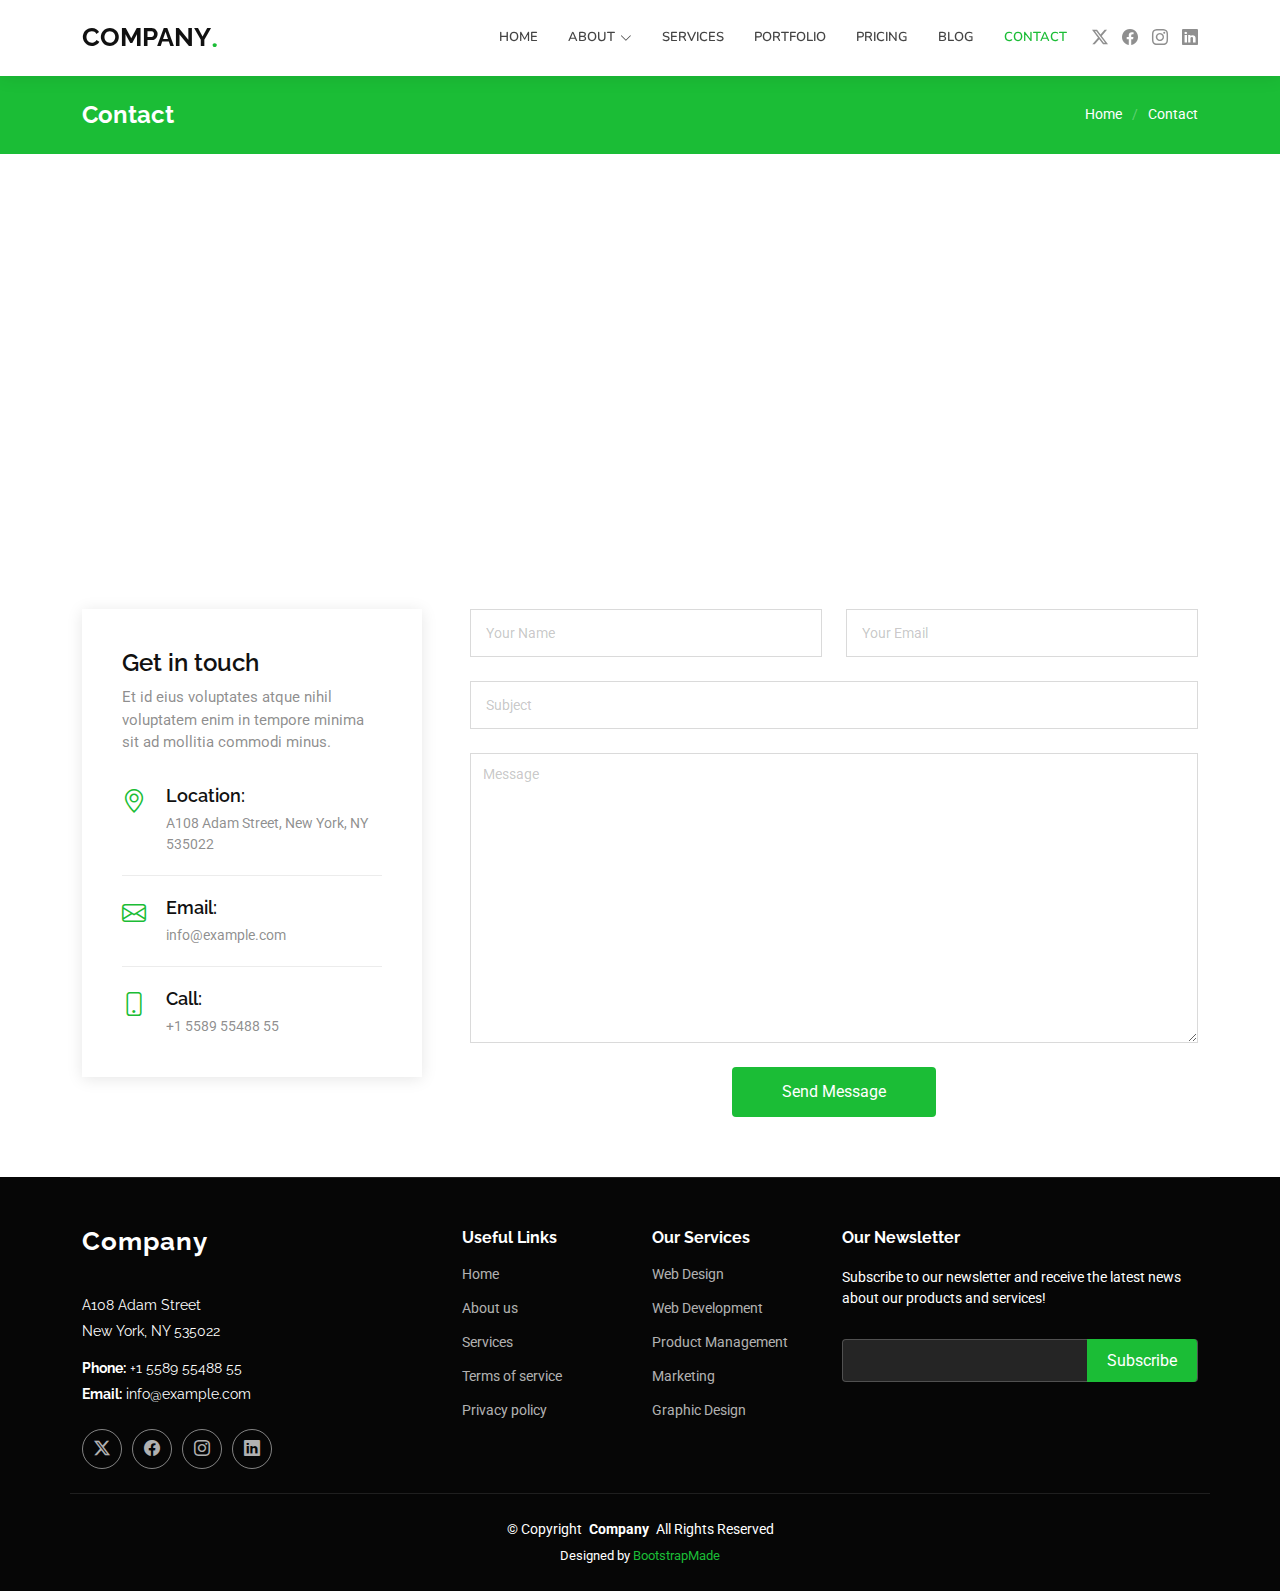
<file: contact.html>
<!DOCTYPE html>
<html lang="en">

<head>
  <meta charset="utf-8">
  <meta content="width=device-width, initial-scale=1.0" name="viewport">
  <title>Contact - Company Bootstrap Template</title>
  <meta name="description" content="">
  <meta name="keywords" content="">

  <!-- Favicons -->
  <link href="assets/img/favicon.png" rel="icon">
  <link href="assets/img/apple-touch-icon.png" rel="apple-touch-icon">

  <!-- Fonts -->
  <link href="https://fonts.googleapis.com" rel="preconnect">
  <link href="https://fonts.gstatic.com" rel="preconnect" crossorigin>
  <link href="https://fonts.googleapis.com/css2?family=Roboto:ital,wght@0,100;0,300;0,400;0,500;0,700;0,900;1,100;1,300;1,400;1,500;1,700;1,900&family=Raleway:ital,wght@0,100;0,200;0,300;0,400;0,500;0,600;0,700;0,800;0,900;1,100;1,200;1,300;1,400;1,500;1,600;1,700;1,800;1,900&family=Nunito:ital,wght@0,200;0,300;0,400;0,500;0,600;0,700;0,800;0,900;1,200;1,300;1,400;1,500;1,600;1,700;1,800;1,900&display=swap" rel="stylesheet">

  <!-- Vendor CSS Files -->
  <link href="assets/vendor/bootstrap/css/bootstrap.min.css" rel="stylesheet">
  <link href="assets/vendor/bootstrap-icons/bootstrap-icons.css" rel="stylesheet">
  <link href="assets/vendor/aos/aos.css" rel="stylesheet">
  <link href="assets/vendor/glightbox/css/glightbox.min.css" rel="stylesheet">
  <link href="assets/vendor/swiper/swiper-bundle.min.css" rel="stylesheet">

  <!-- Main CSS File -->
  <link href="assets/css/main.css" rel="stylesheet">

  <!-- =======================================================
  * Template Name: Company
  * Template URL: https://bootstrapmade.com/company-free-html-bootstrap-template/
  * Updated: Aug 07 2024 with Bootstrap v5.3.3
  * Author: BootstrapMade.com
  * License: https://bootstrapmade.com/license/
  ======================================================== -->
</head>

<body class="contact-page">

  <header id="header" class="header d-flex align-items-center sticky-top">
    <div class="container position-relative d-flex align-items-center">

      <a href="index.html" class="logo d-flex align-items-center me-auto">
        <!-- Uncomment the line below if you also wish to use an image logo -->
        <!-- <img src="assets/img/logo.png" alt=""> -->
        <h1 class="sitename">Company</h1><span>.</span>
      </a>

      <nav id="navmenu" class="navmenu">
        <ul>
          <li><a href="#hero">Home</a></li>
          <li class="dropdown"><a href="about.html"><span>About</span> <i class="bi bi-chevron-down toggle-dropdown"></i></a>
            <ul>
              <li><a href="team.html">Team</a></li>
              <li><a href="testimonials.html">Testimonials</a></li>
              <li class="dropdown"><a href="#"><span>Deep Dropdown</span> <i class="bi bi-chevron-down toggle-dropdown"></i></a>
                <ul>
                  <li><a href="#">Deep Dropdown 1</a></li>
                  <li><a href="#">Deep Dropdown 2</a></li>
                  <li><a href="#">Deep Dropdown 3</a></li>
                  <li><a href="#">Deep Dropdown 4</a></li>
                  <li><a href="#">Deep Dropdown 5</a></li>
                </ul>
              </li>
            </ul>
          </li>
          <li><a href="services.html">Services</a></li>
          <li><a href="portfolio.html">Portfolio</a></li>
          <li><a href="pricing.html">Pricing</a></li>
          <li><a href="blog.html">Blog</a></li>
          <li><a href="contact.html" class="active">Contact</a></li>
        </ul>
        <i class="mobile-nav-toggle d-xl-none bi bi-list"></i>
      </nav>

      <div class="header-social-links">
        <a href="#" class="twitter"><i class="bi bi-twitter-x"></i></a>
        <a href="#" class="facebook"><i class="bi bi-facebook"></i></a>
        <a href="#" class="instagram"><i class="bi bi-instagram"></i></a>
        <a href="#" class="linkedin"><i class="bi bi-linkedin"></i></a>
      </div>

    </div>
  </header>

  <main class="main">

    <!-- Page Title -->
    <div class="page-title accent-background">
      <div class="container d-lg-flex justify-content-between align-items-center">
        <h1 class="mb-2 mb-lg-0">Contact</h1>
        <nav class="breadcrumbs">
          <ol>
            <li><a href="index.html">Home</a></li>
            <li class="current">Contact</li>
          </ol>
        </nav>
      </div>
    </div><!-- End Page Title -->

    <!-- Contact Section -->
    <section id="contact" class="contact section">

      <div class="mb-5">
        <iframe style="width: 100%; height: 400px;" src="https://www.google.com/maps/embed?pb=!1m14!1m8!1m3!1d12097.433213460943!2d-74.0062269!3d40.7101282!3m2!1i1024!2i768!4f13.1!3m3!1m2!1s0x0%3A0xb89d1fe6bc499443!2sDowntown+Conference+Center!5e0!3m2!1smk!2sbg!4v1539943755621" frameborder="0" allowfullscreen=""></iframe>
      </div><!-- End Google Maps -->

      <div class="container" data-aos="fade">

        <div class="row gy-5 gx-lg-5">

          <div class="col-lg-4">

            <div class="info">
              <h3>Get in touch</h3>
              <p>Et id eius voluptates atque nihil voluptatem enim in tempore minima sit ad mollitia commodi minus.</p>

              <div class="info-item d-flex">
                <i class="bi bi-geo-alt flex-shrink-0"></i>
                <div>
                  <h4>Location:</h4>
                  <p>A108 Adam Street, New York, NY 535022</p>
                </div>
              </div><!-- End Info Item -->

              <div class="info-item d-flex">
                <i class="bi bi-envelope flex-shrink-0"></i>
                <div>
                  <h4>Email:</h4>
                  <p>info@example.com</p>
                </div>
              </div><!-- End Info Item -->

              <div class="info-item d-flex">
                <i class="bi bi-phone flex-shrink-0"></i>
                <div>
                  <h4>Call:</h4>
                  <p>+1 5589 55488 55</p>
                </div>
              </div><!-- End Info Item -->

            </div>

          </div>

          <div class="col-lg-8">
            <form action="forms/contact.php" method="post" role="form" class="php-email-form">
              <div class="row">
                <div class="col-md-6 form-group">
                  <input type="text" name="name" class="form-control" id="name" placeholder="Your Name" required="">
                </div>
                <div class="col-md-6 form-group mt-3 mt-md-0">
                  <input type="email" class="form-control" name="email" id="email" placeholder="Your Email" required="">
                </div>
              </div>
              <div class="form-group mt-3">
                <input type="text" class="form-control" name="subject" id="subject" placeholder="Subject" required="">
              </div>
              <div class="form-group mt-3">
                <textarea class="form-control" name="message" placeholder="Message" required=""></textarea>
              </div>
              <div class="my-3">
                <div class="loading">Loading</div>
                <div class="error-message"></div>
                <div class="sent-message">Your message has been sent. Thank you!</div>
              </div>
              <div class="text-center"><button type="submit">Send Message</button></div>
            </form>
          </div><!-- End Contact Form -->

        </div>

      </div>

    </section><!-- /Contact Section -->

  </main>

  <footer id="footer" class="footer dark-background">

    <div class="container footer-top">
      <div class="row gy-4">
        <div class="col-lg-4 col-md-6 footer-about">
          <a href="index.html" class="logo d-flex align-items-center">
            <span class="sitename">Company</span>
          </a>
          <div class="footer-contact pt-3">
            <p>A108 Adam Street</p>
            <p>New York, NY 535022</p>
            <p class="mt-3"><strong>Phone:</strong> <span>+1 5589 55488 55</span></p>
            <p><strong>Email:</strong> <span>info@example.com</span></p>
          </div>
          <div class="social-links d-flex mt-4">
            <a href=""><i class="bi bi-twitter-x"></i></a>
            <a href=""><i class="bi bi-facebook"></i></a>
            <a href=""><i class="bi bi-instagram"></i></a>
            <a href=""><i class="bi bi-linkedin"></i></a>
          </div>
        </div>

        <div class="col-lg-2 col-md-3 footer-links">
          <h4>Useful Links</h4>
          <ul>
            <li><a href="#">Home</a></li>
            <li><a href="#">About us</a></li>
            <li><a href="#">Services</a></li>
            <li><a href="#">Terms of service</a></li>
            <li><a href="#">Privacy policy</a></li>
          </ul>
        </div>

        <div class="col-lg-2 col-md-3 footer-links">
          <h4>Our Services</h4>
          <ul>
            <li><a href="#">Web Design</a></li>
            <li><a href="#">Web Development</a></li>
            <li><a href="#">Product Management</a></li>
            <li><a href="#">Marketing</a></li>
            <li><a href="#">Graphic Design</a></li>
          </ul>
        </div>

        <div class="col-lg-4 col-md-12 footer-newsletter">
          <h4>Our Newsletter</h4>
          <p>Subscribe to our newsletter and receive the latest news about our products and services!</p>
          <form action="forms/newsletter.php" method="post" class="php-email-form">
            <div class="newsletter-form"><input type="email" name="email"><input type="submit" value="Subscribe"></div>
            <div class="loading">Loading</div>
            <div class="error-message"></div>
            <div class="sent-message">Your subscription request has been sent. Thank you!</div>
          </form>
        </div>

      </div>
    </div>

    <div class="container copyright text-center mt-4">
      <p>© <span>Copyright</span> <strong class="px-1 sitename">Company</strong> <span>All Rights Reserved</span></p>
      <div class="credits">
        <!-- All the links in the footer should remain intact. -->
        <!-- You can delete the links only if you've purchased the pro version. -->
        <!-- Licensing information: https://bootstrapmade.com/license/ -->
        <!-- Purchase the pro version with working PHP/AJAX contact form: [buy-url] -->
        Designed by <a href="https://bootstrapmade.com/">BootstrapMade</a>
      </div>
    </div>

  </footer>

  <!-- Scroll Top -->
  <a href="#" id="scroll-top" class="scroll-top d-flex align-items-center justify-content-center"><i class="bi bi-arrow-up-short"></i></a>

  <!-- Preloader -->
  <div id="preloader"></div>

  <!-- Vendor JS Files -->
  <script src="assets/vendor/bootstrap/js/bootstrap.bundle.min.js"></script>
  <script src="assets/vendor/php-email-form/validate.js"></script>
  <script src="assets/vendor/aos/aos.js"></script>
  <script src="assets/vendor/glightbox/js/glightbox.min.js"></script>
  <script src="assets/vendor/imagesloaded/imagesloaded.pkgd.min.js"></script>
  <script src="assets/vendor/isotope-layout/isotope.pkgd.min.js"></script>
  <script src="assets/vendor/waypoints/noframework.waypoints.js"></script>
  <script src="assets/vendor/swiper/swiper-bundle.min.js"></script>

  <!-- Main JS File -->
  <script src="assets/js/main.js"></script>

</body>

</html>
</file>
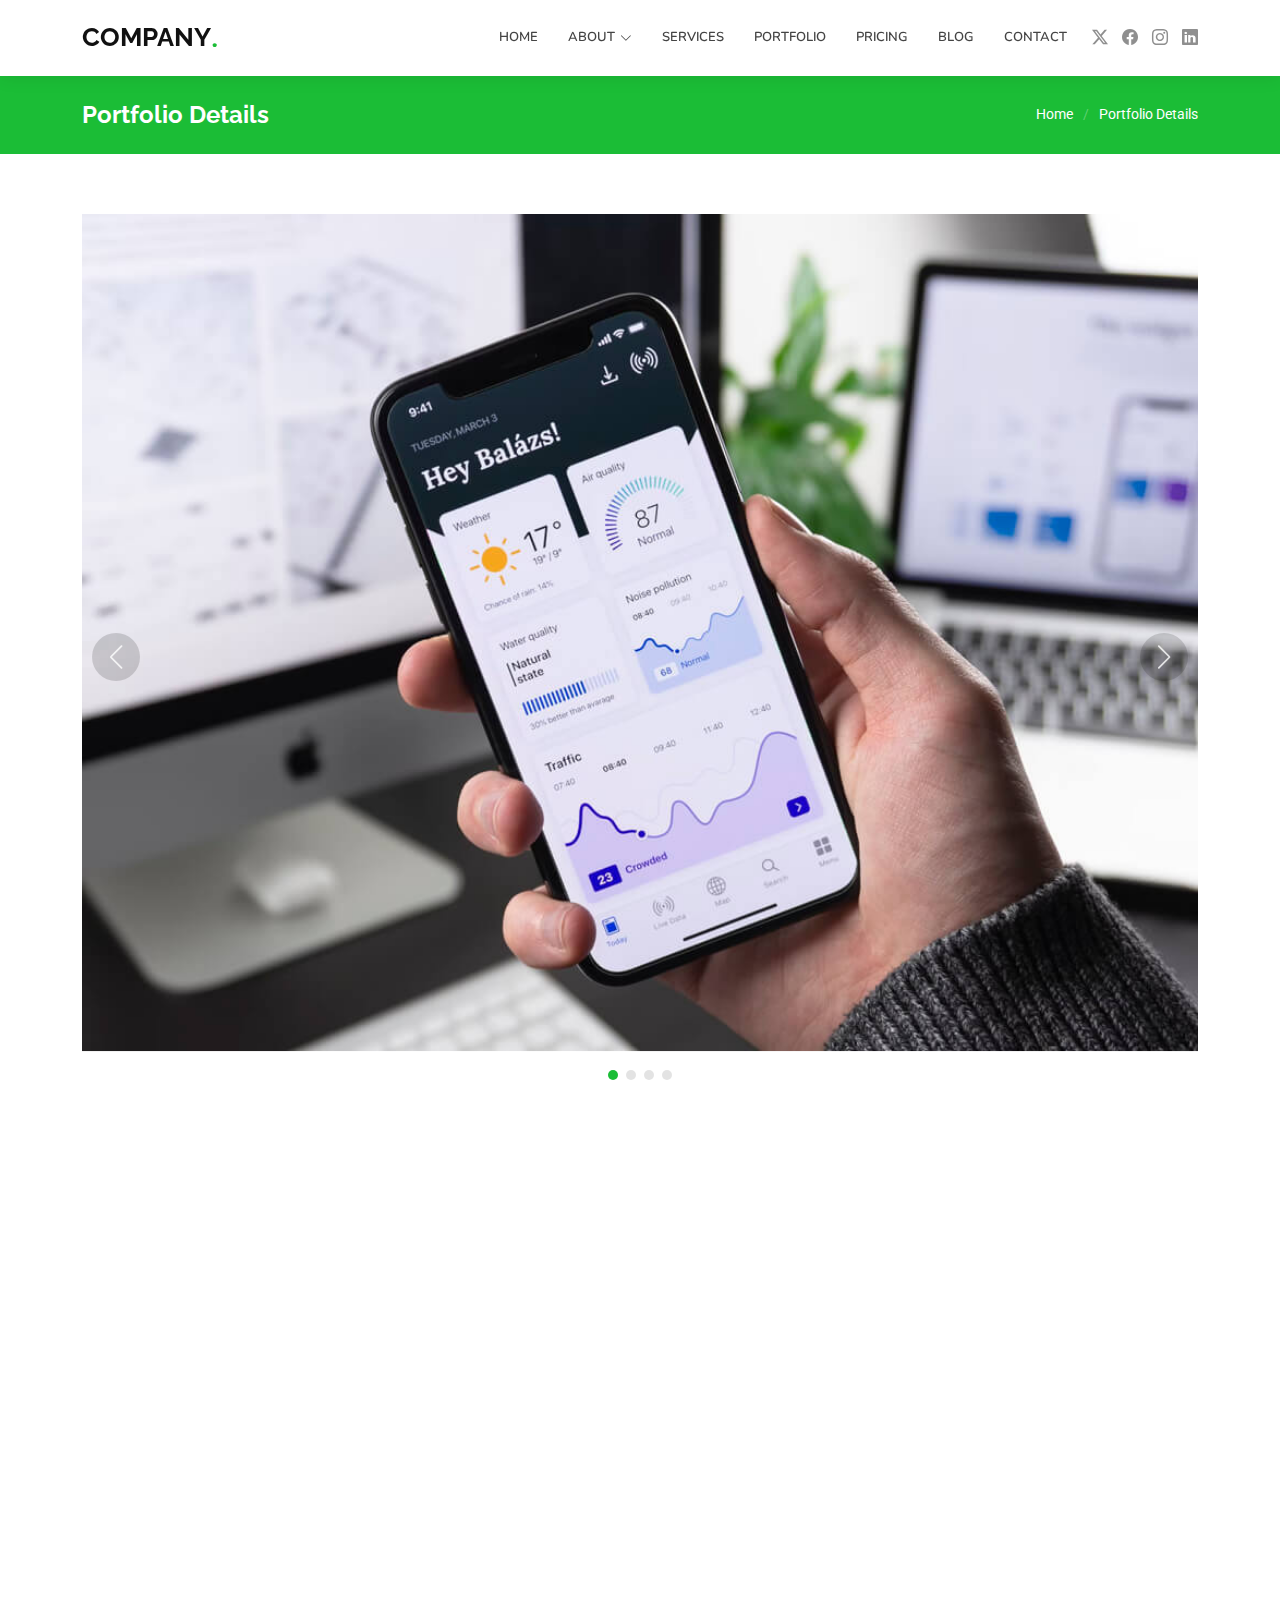
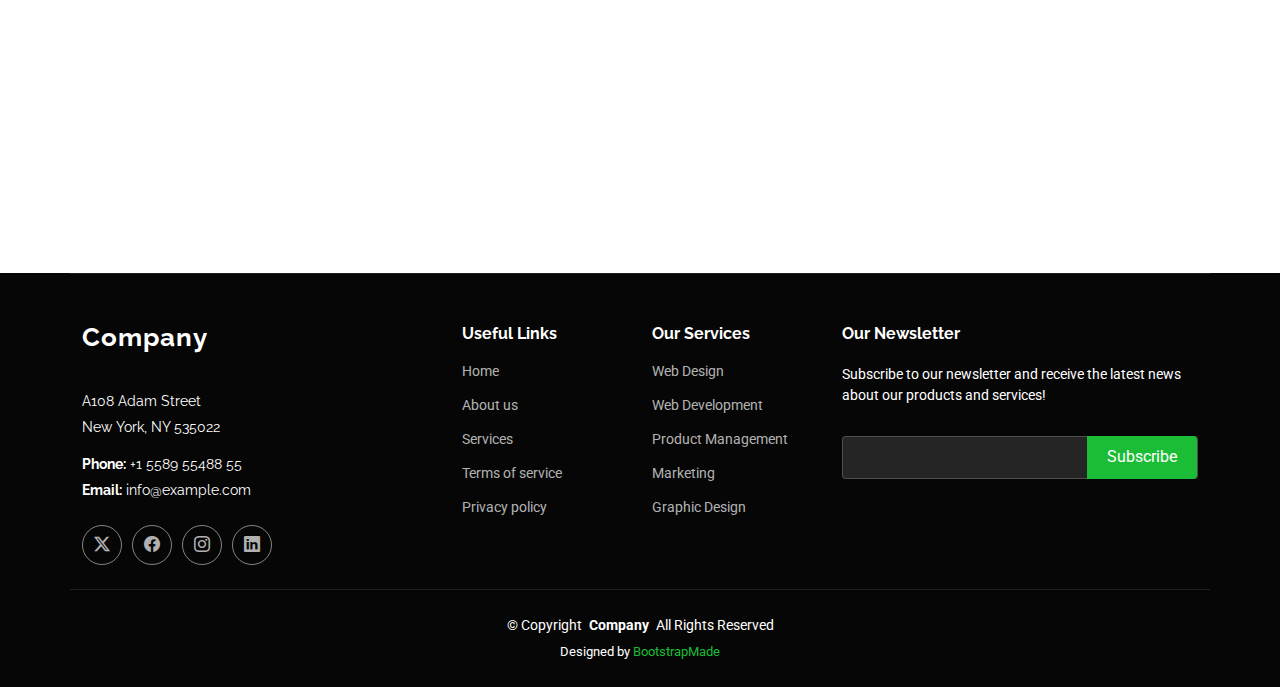
<file: portfolio-details.html>
<!DOCTYPE html>
<html lang="en">

<head>
  <meta charset="utf-8">
  <meta content="width=device-width, initial-scale=1.0" name="viewport">
  <title>Portfolio Details - Company Bootstrap Template</title>
  <meta name="description" content="">
  <meta name="keywords" content="">

  <!-- Favicons -->
  <link href="assets/img/favicon.png" rel="icon">
  <link href="assets/img/apple-touch-icon.png" rel="apple-touch-icon">

  <!-- Fonts -->
  <link href="https://fonts.googleapis.com" rel="preconnect">
  <link href="https://fonts.gstatic.com" rel="preconnect" crossorigin>
  <link href="https://fonts.googleapis.com/css2?family=Roboto:ital,wght@0,100;0,300;0,400;0,500;0,700;0,900;1,100;1,300;1,400;1,500;1,700;1,900&family=Raleway:ital,wght@0,100;0,200;0,300;0,400;0,500;0,600;0,700;0,800;0,900;1,100;1,200;1,300;1,400;1,500;1,600;1,700;1,800;1,900&family=Nunito:ital,wght@0,200;0,300;0,400;0,500;0,600;0,700;0,800;0,900;1,200;1,300;1,400;1,500;1,600;1,700;1,800;1,900&display=swap" rel="stylesheet">

  <!-- Vendor CSS Files -->
  <link href="assets/vendor/bootstrap/css/bootstrap.min.css" rel="stylesheet">
  <link href="assets/vendor/bootstrap-icons/bootstrap-icons.css" rel="stylesheet">
  <link href="assets/vendor/aos/aos.css" rel="stylesheet">
  <link href="assets/vendor/glightbox/css/glightbox.min.css" rel="stylesheet">
  <link href="assets/vendor/swiper/swiper-bundle.min.css" rel="stylesheet">

  <!-- Main CSS File -->
  <link href="assets/css/main.css" rel="stylesheet">

  <!-- =======================================================
  * Template Name: Company
  * Template URL: https://bootstrapmade.com/company-free-html-bootstrap-template/
  * Updated: Aug 07 2024 with Bootstrap v5.3.3
  * Author: BootstrapMade.com
  * License: https://bootstrapmade.com/license/
  ======================================================== -->
</head>

<body class="portfolio-details-page">

  <header id="header" class="header d-flex align-items-center sticky-top">
    <div class="container position-relative d-flex align-items-center">

      <a href="index.html" class="logo d-flex align-items-center me-auto">
        <!-- Uncomment the line below if you also wish to use an image logo -->
        <!-- <img src="assets/img/logo.png" alt=""> -->
        <h1 class="sitename">Company</h1><span>.</span>
      </a>

      <nav id="navmenu" class="navmenu">
        <ul>
          <li><a href="#hero">Home</a></li>
          <li class="dropdown"><a href="about.html"><span>About</span> <i class="bi bi-chevron-down toggle-dropdown"></i></a>
            <ul>
              <li><a href="team.html">Team</a></li>
              <li><a href="testimonials.html">Testimonials</a></li>
              <li class="dropdown"><a href="#"><span>Deep Dropdown</span> <i class="bi bi-chevron-down toggle-dropdown"></i></a>
                <ul>
                  <li><a href="#">Deep Dropdown 1</a></li>
                  <li><a href="#">Deep Dropdown 2</a></li>
                  <li><a href="#">Deep Dropdown 3</a></li>
                  <li><a href="#">Deep Dropdown 4</a></li>
                  <li><a href="#">Deep Dropdown 5</a></li>
                </ul>
              </li>
            </ul>
          </li>
          <li><a href="services.html">Services</a></li>
          <li><a href="portfolio.html">Portfolio</a></li>
          <li><a href="pricing.html">Pricing</a></li>
          <li><a href="blog.html">Blog</a></li>
          <li><a href="contact.html">Contact</a></li>
        </ul>
        <i class="mobile-nav-toggle d-xl-none bi bi-list"></i>
      </nav>

      <div class="header-social-links">
        <a href="#" class="twitter"><i class="bi bi-twitter-x"></i></a>
        <a href="#" class="facebook"><i class="bi bi-facebook"></i></a>
        <a href="#" class="instagram"><i class="bi bi-instagram"></i></a>
        <a href="#" class="linkedin"><i class="bi bi-linkedin"></i></a>
      </div>

    </div>
  </header>

  <main class="main">

    <!-- Page Title -->
    <div class="page-title accent-background">
      <div class="container d-lg-flex justify-content-between align-items-center">
        <h1 class="mb-2 mb-lg-0">Portfolio Details</h1>
        <nav class="breadcrumbs">
          <ol>
            <li><a href="index.html">Home</a></li>
            <li class="current">Portfolio Details</li>
          </ol>
        </nav>
      </div>
    </div><!-- End Page Title -->

    <!-- Portfolio Details Section -->
    <section id="portfolio-details" class="portfolio-details section">

      <div class="container" data-aos="fade-up">

        <div class="portfolio-details-slider swiper init-swiper">
          <script type="application/json" class="swiper-config">
            {
              "loop": true,
              "speed": 600,
              "autoplay": {
                "delay": 5000
              },
              "slidesPerView": "auto",
              "navigation": {
                "nextEl": ".swiper-button-next",
                "prevEl": ".swiper-button-prev"
              },
              "pagination": {
                "el": ".swiper-pagination",
                "type": "bullets",
                "clickable": true
              }
            }
          </script>
          <div class="swiper-wrapper align-items-center">

            <div class="swiper-slide">
              <img src="assets/img/portfolio/app-1.jpg" alt="">
            </div>

            <div class="swiper-slide">
              <img src="assets/img/portfolio/product-1.jpg" alt="">
            </div>

            <div class="swiper-slide">
              <img src="assets/img/portfolio/branding-1.jpg" alt="">
            </div>

            <div class="swiper-slide">
              <img src="assets/img/portfolio/books-1.jpg" alt="">
            </div>

          </div>
          <div class="swiper-button-prev"></div>
          <div class="swiper-button-next"></div>
          <div class="swiper-pagination"></div>
        </div>

        <div class="row justify-content-between gy-4 mt-4">

          <div class="col-lg-8" data-aos="fade-up">
            <div class="portfolio-description">
              <h2>This is an example of portfolio details</h2>
              <p>
                Autem ipsum nam porro corporis rerum. Quis eos dolorem eos itaque inventore commodi labore quia quia. Exercitationem repudiandae officiis neque suscipit non officia eaque itaque enim. Voluptatem officia accusantium nesciunt est omnis tempora consectetur dignissimos. Sequi nulla at esse enim cum deserunt eius.
              </p>
              <p>
                Amet consequatur qui dolore veniam voluptatem voluptatem sit. Non aspernatur atque natus ut cum nam et. Praesentium error dolores rerum minus sequi quia veritatis eum. Eos et doloribus doloremque nesciunt molestiae laboriosam.
              </p>

              <div class="testimonial-item">
                <p>
                  <i class="bi bi-quote quote-icon-left"></i>
                  <span>Export tempor illum tamen malis malis eram quae irure esse labore quem cillum quid cillum eram malis quorum velit fore eram velit sunt aliqua noster fugiat irure amet legam anim culpa.</span>
                  <i class="bi bi-quote quote-icon-right"></i>
                </p>
                <div>
                  <img src="assets/img/testimonials/testimonials-2.jpg" class="testimonial-img" alt="">
                  <h3>Sara Wilsson</h3>
                  <h4>Designer</h4>
                </div>
              </div>

              <p>
                Impedit ipsum quae et aliquid doloribus et voluptatem quasi. Perspiciatis occaecati earum et magnam animi. Quibusdam non qui ea vitae suscipit vitae sunt. Repudiandae incidunt cumque minus deserunt assumenda tempore. Delectus voluptas necessitatibus est.
              </p>

              <p>
                Sunt voluptatum sapiente facilis quo odio aut ipsum repellat debitis. Molestiae et autem libero. Explicabo et quod necessitatibus similique quis dolor eum. Numquam eaque praesentium rem et qui nesciunt.
              </p>

            </div>
          </div>

          <div class="col-lg-3" data-aos="fade-up" data-aos-delay="100">
            <div class="portfolio-info">
              <h3>Project information</h3>
              <ul>
                <li><strong>Category</strong> Web design</li>
                <li><strong>Client</strong> ASU Company</li>
                <li><strong>Project date</strong> 01 March, 2020</li>
                <li><strong>Project URL</strong> <a href="#">www.example.com</a></li>
                <li><a href="#" class="btn-visit align-self-start">Visit Website</a></li>
              </ul>
            </div>
          </div>

        </div>

      </div>

    </section><!-- /Portfolio Details Section -->

  </main>

  <footer id="footer" class="footer dark-background">

    <div class="container footer-top">
      <div class="row gy-4">
        <div class="col-lg-4 col-md-6 footer-about">
          <a href="index.html" class="logo d-flex align-items-center">
            <span class="sitename">Company</span>
          </a>
          <div class="footer-contact pt-3">
            <p>A108 Adam Street</p>
            <p>New York, NY 535022</p>
            <p class="mt-3"><strong>Phone:</strong> <span>+1 5589 55488 55</span></p>
            <p><strong>Email:</strong> <span>info@example.com</span></p>
          </div>
          <div class="social-links d-flex mt-4">
            <a href=""><i class="bi bi-twitter-x"></i></a>
            <a href=""><i class="bi bi-facebook"></i></a>
            <a href=""><i class="bi bi-instagram"></i></a>
            <a href=""><i class="bi bi-linkedin"></i></a>
          </div>
        </div>

        <div class="col-lg-2 col-md-3 footer-links">
          <h4>Useful Links</h4>
          <ul>
            <li><a href="#">Home</a></li>
            <li><a href="#">About us</a></li>
            <li><a href="#">Services</a></li>
            <li><a href="#">Terms of service</a></li>
            <li><a href="#">Privacy policy</a></li>
          </ul>
        </div>

        <div class="col-lg-2 col-md-3 footer-links">
          <h4>Our Services</h4>
          <ul>
            <li><a href="#">Web Design</a></li>
            <li><a href="#">Web Development</a></li>
            <li><a href="#">Product Management</a></li>
            <li><a href="#">Marketing</a></li>
            <li><a href="#">Graphic Design</a></li>
          </ul>
        </div>

        <div class="col-lg-4 col-md-12 footer-newsletter">
          <h4>Our Newsletter</h4>
          <p>Subscribe to our newsletter and receive the latest news about our products and services!</p>
          <form action="forms/newsletter.php" method="post" class="php-email-form">
            <div class="newsletter-form"><input type="email" name="email"><input type="submit" value="Subscribe"></div>
            <div class="loading">Loading</div>
            <div class="error-message"></div>
            <div class="sent-message">Your subscription request has been sent. Thank you!</div>
          </form>
        </div>

      </div>
    </div>

    <div class="container copyright text-center mt-4">
      <p>© <span>Copyright</span> <strong class="px-1 sitename">Company</strong> <span>All Rights Reserved</span></p>
      <div class="credits">
        <!-- All the links in the footer should remain intact. -->
        <!-- You can delete the links only if you've purchased the pro version. -->
        <!-- Licensing information: https://bootstrapmade.com/license/ -->
        <!-- Purchase the pro version with working PHP/AJAX contact form: [buy-url] -->
        Designed by <a href="https://bootstrapmade.com/">BootstrapMade</a>
      </div>
    </div>

  </footer>

  <!-- Scroll Top -->
  <a href="#" id="scroll-top" class="scroll-top d-flex align-items-center justify-content-center"><i class="bi bi-arrow-up-short"></i></a>

  <!-- Preloader -->
  <div id="preloader"></div>

  <!-- Vendor JS Files -->
  <script src="assets/vendor/bootstrap/js/bootstrap.bundle.min.js"></script>
  <script src="assets/vendor/php-email-form/validate.js"></script>
  <script src="assets/vendor/aos/aos.js"></script>
  <script src="assets/vendor/glightbox/js/glightbox.min.js"></script>
  <script src="assets/vendor/imagesloaded/imagesloaded.pkgd.min.js"></script>
  <script src="assets/vendor/isotope-layout/isotope.pkgd.min.js"></script>
  <script src="assets/vendor/waypoints/noframework.waypoints.js"></script>
  <script src="assets/vendor/swiper/swiper-bundle.min.js"></script>

  <!-- Main JS File -->
  <script src="assets/js/main.js"></script>

</body>

</html>
</file>
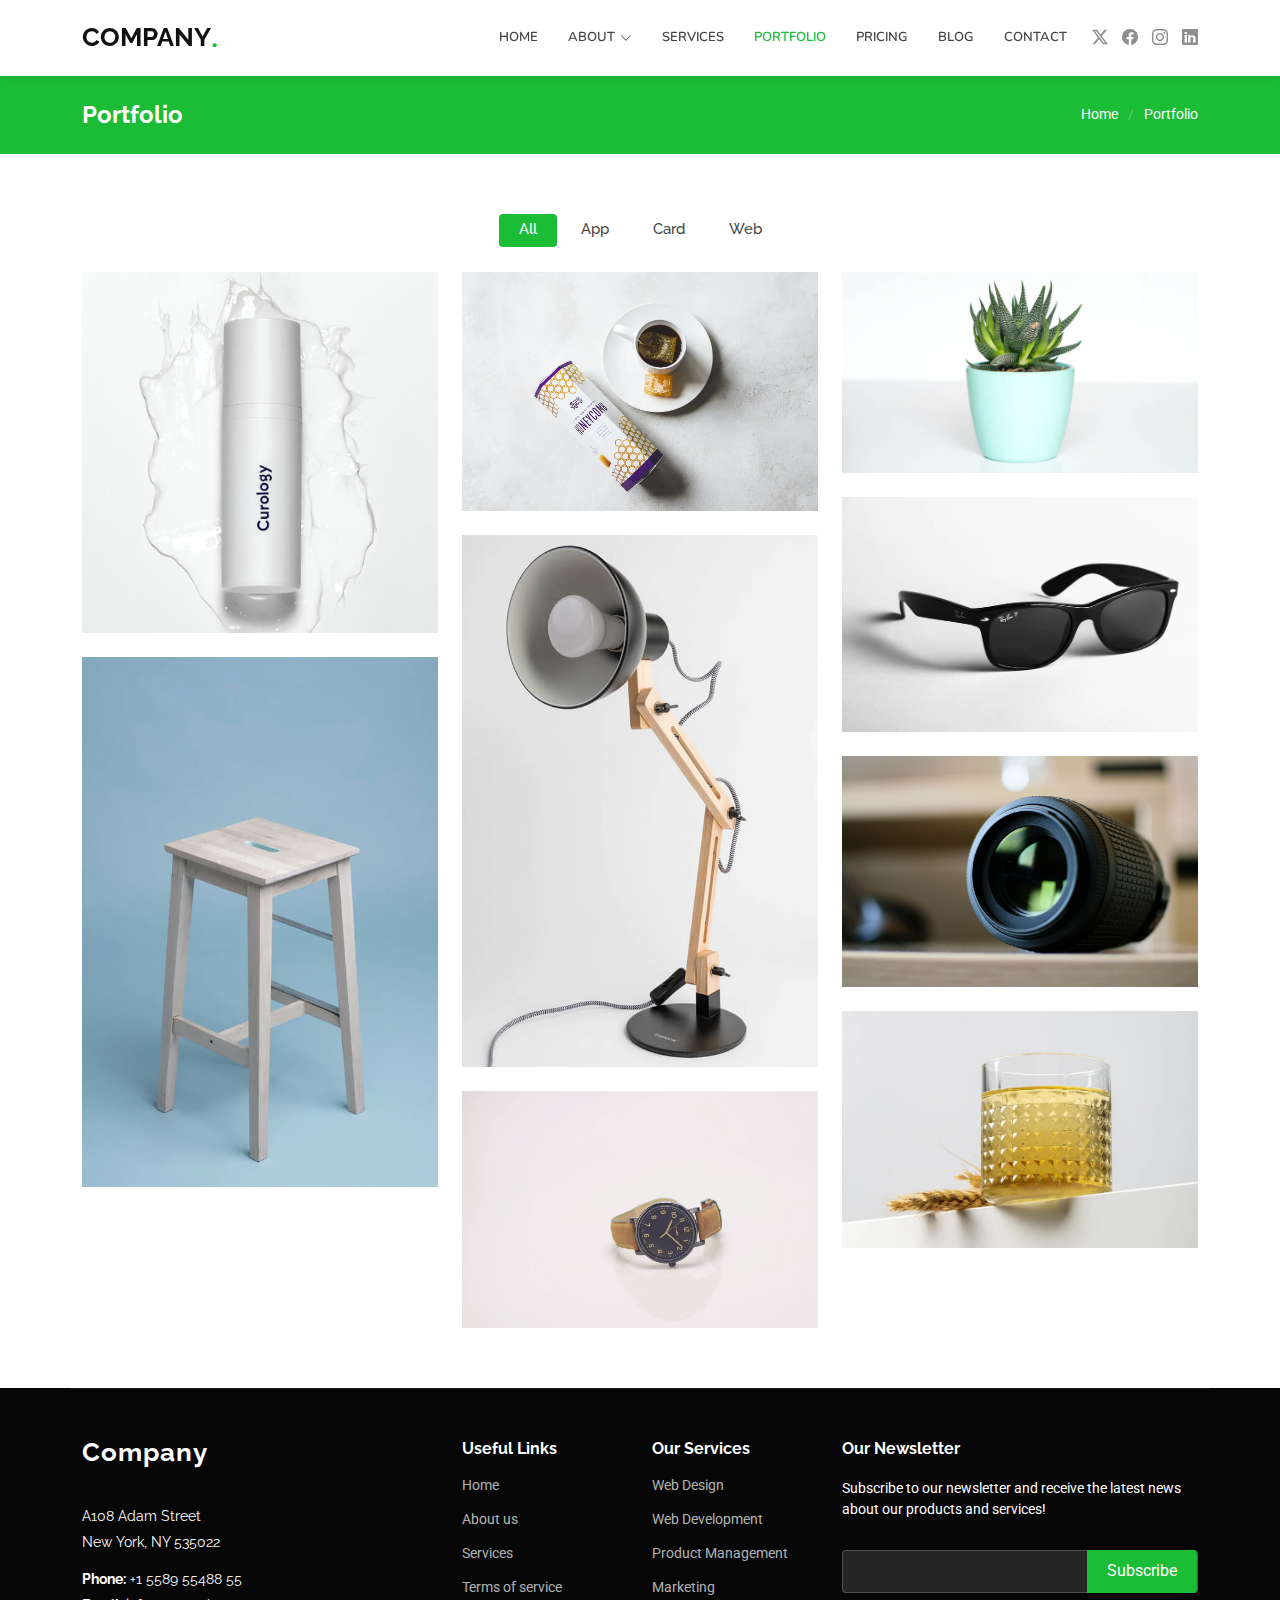
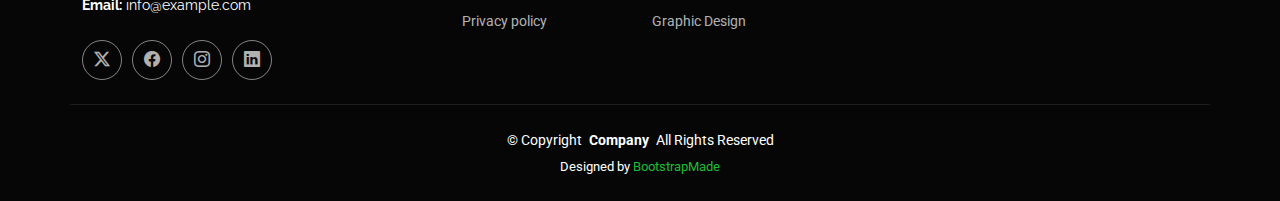
<file: portfolio.html>
<!DOCTYPE html>
<html lang="en">

<head>
  <meta charset="utf-8">
  <meta content="width=device-width, initial-scale=1.0" name="viewport">
  <title>Portfolio - Company Bootstrap Template</title>
  <meta name="description" content="">
  <meta name="keywords" content="">

  <!-- Favicons -->
  <link href="assets/img/favicon.png" rel="icon">
  <link href="assets/img/apple-touch-icon.png" rel="apple-touch-icon">

  <!-- Fonts -->
  <link href="https://fonts.googleapis.com" rel="preconnect">
  <link href="https://fonts.gstatic.com" rel="preconnect" crossorigin>
  <link href="https://fonts.googleapis.com/css2?family=Roboto:ital,wght@0,100;0,300;0,400;0,500;0,700;0,900;1,100;1,300;1,400;1,500;1,700;1,900&family=Raleway:ital,wght@0,100;0,200;0,300;0,400;0,500;0,600;0,700;0,800;0,900;1,100;1,200;1,300;1,400;1,500;1,600;1,700;1,800;1,900&family=Nunito:ital,wght@0,200;0,300;0,400;0,500;0,600;0,700;0,800;0,900;1,200;1,300;1,400;1,500;1,600;1,700;1,800;1,900&display=swap" rel="stylesheet">

  <!-- Vendor CSS Files -->
  <link href="assets/vendor/bootstrap/css/bootstrap.min.css" rel="stylesheet">
  <link href="assets/vendor/bootstrap-icons/bootstrap-icons.css" rel="stylesheet">
  <link href="assets/vendor/aos/aos.css" rel="stylesheet">
  <link href="assets/vendor/glightbox/css/glightbox.min.css" rel="stylesheet">
  <link href="assets/vendor/swiper/swiper-bundle.min.css" rel="stylesheet">

  <!-- Main CSS File -->
  <link href="assets/css/main.css" rel="stylesheet">

  <!-- =======================================================
  * Template Name: Company
  * Template URL: https://bootstrapmade.com/company-free-html-bootstrap-template/
  * Updated: Aug 07 2024 with Bootstrap v5.3.3
  * Author: BootstrapMade.com
  * License: https://bootstrapmade.com/license/
  ======================================================== -->
</head>

<body class="portfolio-page">

  <header id="header" class="header d-flex align-items-center sticky-top">
    <div class="container position-relative d-flex align-items-center">

      <a href="index.html" class="logo d-flex align-items-center me-auto">
        <!-- Uncomment the line below if you also wish to use an image logo -->
        <!-- <img src="assets/img/logo.png" alt=""> -->
        <h1 class="sitename">Company</h1><span>.</span>
      </a>

      <nav id="navmenu" class="navmenu">
        <ul>
          <li><a href="#hero">Home</a></li>
          <li class="dropdown"><a href="about.html"><span>About</span> <i class="bi bi-chevron-down toggle-dropdown"></i></a>
            <ul>
              <li><a href="team.html">Team</a></li>
              <li><a href="testimonials.html">Testimonials</a></li>
              <li class="dropdown"><a href="#"><span>Deep Dropdown</span> <i class="bi bi-chevron-down toggle-dropdown"></i></a>
                <ul>
                  <li><a href="#">Deep Dropdown 1</a></li>
                  <li><a href="#">Deep Dropdown 2</a></li>
                  <li><a href="#">Deep Dropdown 3</a></li>
                  <li><a href="#">Deep Dropdown 4</a></li>
                  <li><a href="#">Deep Dropdown 5</a></li>
                </ul>
              </li>
            </ul>
          </li>
          <li><a href="services.html">Services</a></li>
          <li><a href="portfolio.html" class="active">Portfolio</a></li>
          <li><a href="pricing.html">Pricing</a></li>
          <li><a href="blog.html">Blog</a></li>
          <li><a href="contact.html">Contact</a></li>
        </ul>
        <i class="mobile-nav-toggle d-xl-none bi bi-list"></i>
      </nav>

      <div class="header-social-links">
        <a href="#" class="twitter"><i class="bi bi-twitter-x"></i></a>
        <a href="#" class="facebook"><i class="bi bi-facebook"></i></a>
        <a href="#" class="instagram"><i class="bi bi-instagram"></i></a>
        <a href="#" class="linkedin"><i class="bi bi-linkedin"></i></a>
      </div>

    </div>
  </header>

  <main class="main">

    <!-- Page Title -->
    <div class="page-title accent-background">
      <div class="container d-lg-flex justify-content-between align-items-center">
        <h1 class="mb-2 mb-lg-0">Portfolio</h1>
        <nav class="breadcrumbs">
          <ol>
            <li><a href="index.html">Home</a></li>
            <li class="current">Portfolio</li>
          </ol>
        </nav>
      </div>
    </div><!-- End Page Title -->

    <!-- Portfolio Section -->
    <section id="portfolio" class="portfolio section">

      <div class="container">

        <div class="isotope-layout" data-default-filter="*" data-layout="masonry" data-sort="original-order">

          <ul class="portfolio-filters isotope-filters" data-aos="fade-up" data-aos-delay="100">
            <li data-filter="*" class="filter-active">All</li>
            <li data-filter=".filter-app">App</li>
            <li data-filter=".filter-product">Card</li>
            <li data-filter=".filter-branding">Web</li>
          </ul><!-- End Portfolio Filters -->

          <div class="row gy-4 isotope-container" data-aos="fade-up" data-aos-delay="200">

            <div class="col-lg-4 col-md-6 portfolio-item isotope-item filter-app">
              <img src="assets/img/masonry-portfolio/masonry-portfolio-1.jpg" class="img-fluid" alt="">
              <div class="portfolio-info">
                <h4>App 1</h4>
                <p>Lorem ipsum, dolor sit</p>
                <a href="assets/img/masonry-portfolio/masonry-portfolio-1.jpg" title="App 1" data-gallery="portfolio-gallery-app" class="glightbox preview-link"><i class="bi bi-zoom-in"></i></a>
                <a href="portfolio-details.html" title="More Details" class="details-link"><i class="bi bi-link-45deg"></i></a>
              </div>
            </div><!-- End Portfolio Item -->

            <div class="col-lg-4 col-md-6 portfolio-item isotope-item filter-product">
              <img src="assets/img/masonry-portfolio/masonry-portfolio-2.jpg" class="img-fluid" alt="">
              <div class="portfolio-info">
                <h4>Product 1</h4>
                <p>Lorem ipsum, dolor sit</p>
                <a href="assets/img/masonry-portfolio/masonry-portfolio-2.jpg" title="Product 1" data-gallery="portfolio-gallery-product" class="glightbox preview-link"><i class="bi bi-zoom-in"></i></a>
                <a href="portfolio-details.html" title="More Details" class="details-link"><i class="bi bi-link-45deg"></i></a>
              </div>
            </div><!-- End Portfolio Item -->

            <div class="col-lg-4 col-md-6 portfolio-item isotope-item filter-branding">
              <img src="assets/img/masonry-portfolio/masonry-portfolio-3.jpg" class="img-fluid" alt="">
              <div class="portfolio-info">
                <h4>Branding 1</h4>
                <p>Lorem ipsum, dolor sit</p>
                <a href="assets/img/masonry-portfolio/masonry-portfolio-3.jpg" title="Branding 1" data-gallery="portfolio-gallery-branding" class="glightbox preview-link"><i class="bi bi-zoom-in"></i></a>
                <a href="portfolio-details.html" title="More Details" class="details-link"><i class="bi bi-link-45deg"></i></a>
              </div>
            </div><!-- End Portfolio Item -->

            <div class="col-lg-4 col-md-6 portfolio-item isotope-item filter-app">
              <img src="assets/img/masonry-portfolio/masonry-portfolio-4.jpg" class="img-fluid" alt="">
              <div class="portfolio-info">
                <h4>App 2</h4>
                <p>Lorem ipsum, dolor sit</p>
                <a href="assets/img/masonry-portfolio/masonry-portfolio-4.jpg" title="App 2" data-gallery="portfolio-gallery-app" class="glightbox preview-link"><i class="bi bi-zoom-in"></i></a>
                <a href="portfolio-details.html" title="More Details" class="details-link"><i class="bi bi-link-45deg"></i></a>
              </div>
            </div><!-- End Portfolio Item -->

            <div class="col-lg-4 col-md-6 portfolio-item isotope-item filter-product">
              <img src="assets/img/masonry-portfolio/masonry-portfolio-5.jpg" class="img-fluid" alt="">
              <div class="portfolio-info">
                <h4>Product 2</h4>
                <p>Lorem ipsum, dolor sit</p>
                <a href="assets/img/masonry-portfolio/masonry-portfolio-5.jpg" title="Product 2" data-gallery="portfolio-gallery-product" class="glightbox preview-link"><i class="bi bi-zoom-in"></i></a>
                <a href="portfolio-details.html" title="More Details" class="details-link"><i class="bi bi-link-45deg"></i></a>
              </div>
            </div><!-- End Portfolio Item -->

            <div class="col-lg-4 col-md-6 portfolio-item isotope-item filter-branding">
              <img src="assets/img/masonry-portfolio/masonry-portfolio-6.jpg" class="img-fluid" alt="">
              <div class="portfolio-info">
                <h4>Branding 2</h4>
                <p>Lorem ipsum, dolor sit</p>
                <a href="assets/img/masonry-portfolio/masonry-portfolio-6.jpg" title="Branding 2" data-gallery="portfolio-gallery-branding" class="glightbox preview-link"><i class="bi bi-zoom-in"></i></a>
                <a href="portfolio-details.html" title="More Details" class="details-link"><i class="bi bi-link-45deg"></i></a>
              </div>
            </div><!-- End Portfolio Item -->

            <div class="col-lg-4 col-md-6 portfolio-item isotope-item filter-app">
              <img src="assets/img/masonry-portfolio/masonry-portfolio-7.jpg" class="img-fluid" alt="">
              <div class="portfolio-info">
                <h4>App 3</h4>
                <p>Lorem ipsum, dolor sit</p>
                <a href="assets/img/masonry-portfolio/masonry-portfolio-7.jpg" title="App 3" data-gallery="portfolio-gallery-app" class="glightbox preview-link"><i class="bi bi-zoom-in"></i></a>
                <a href="portfolio-details.html" title="More Details" class="details-link"><i class="bi bi-link-45deg"></i></a>
              </div>
            </div><!-- End Portfolio Item -->

            <div class="col-lg-4 col-md-6 portfolio-item isotope-item filter-product">
              <img src="assets/img/masonry-portfolio/masonry-portfolio-8.jpg" class="img-fluid" alt="">
              <div class="portfolio-info">
                <h4>Product 3</h4>
                <p>Lorem ipsum, dolor sit</p>
                <a href="assets/img/masonry-portfolio/masonry-portfolio-8.jpg" title="Product 3" data-gallery="portfolio-gallery-product" class="glightbox preview-link"><i class="bi bi-zoom-in"></i></a>
                <a href="portfolio-details.html" title="More Details" class="details-link"><i class="bi bi-link-45deg"></i></a>
              </div>
            </div><!-- End Portfolio Item -->

            <div class="col-lg-4 col-md-6 portfolio-item isotope-item filter-branding">
              <img src="assets/img/masonry-portfolio/masonry-portfolio-9.jpg" class="img-fluid" alt="">
              <div class="portfolio-info">
                <h4>Branding 3</h4>
                <p>Lorem ipsum, dolor sit</p>
                <a href="assets/img/masonry-portfolio/masonry-portfolio-9.jpg" title="Branding 2" data-gallery="portfolio-gallery-branding" class="glightbox preview-link"><i class="bi bi-zoom-in"></i></a>
                <a href="portfolio-details.html" title="More Details" class="details-link"><i class="bi bi-link-45deg"></i></a>
              </div>
            </div><!-- End Portfolio Item -->

          </div><!-- End Portfolio Container -->

        </div>

      </div>

    </section><!-- /Portfolio Section -->

  </main>

  <footer id="footer" class="footer dark-background">

    <div class="container footer-top">
      <div class="row gy-4">
        <div class="col-lg-4 col-md-6 footer-about">
          <a href="index.html" class="logo d-flex align-items-center">
            <span class="sitename">Company</span>
          </a>
          <div class="footer-contact pt-3">
            <p>A108 Adam Street</p>
            <p>New York, NY 535022</p>
            <p class="mt-3"><strong>Phone:</strong> <span>+1 5589 55488 55</span></p>
            <p><strong>Email:</strong> <span>info@example.com</span></p>
          </div>
          <div class="social-links d-flex mt-4">
            <a href=""><i class="bi bi-twitter-x"></i></a>
            <a href=""><i class="bi bi-facebook"></i></a>
            <a href=""><i class="bi bi-instagram"></i></a>
            <a href=""><i class="bi bi-linkedin"></i></a>
          </div>
        </div>

        <div class="col-lg-2 col-md-3 footer-links">
          <h4>Useful Links</h4>
          <ul>
            <li><a href="#">Home</a></li>
            <li><a href="#">About us</a></li>
            <li><a href="#">Services</a></li>
            <li><a href="#">Terms of service</a></li>
            <li><a href="#">Privacy policy</a></li>
          </ul>
        </div>

        <div class="col-lg-2 col-md-3 footer-links">
          <h4>Our Services</h4>
          <ul>
            <li><a href="#">Web Design</a></li>
            <li><a href="#">Web Development</a></li>
            <li><a href="#">Product Management</a></li>
            <li><a href="#">Marketing</a></li>
            <li><a href="#">Graphic Design</a></li>
          </ul>
        </div>

        <div class="col-lg-4 col-md-12 footer-newsletter">
          <h4>Our Newsletter</h4>
          <p>Subscribe to our newsletter and receive the latest news about our products and services!</p>
          <form action="forms/newsletter.php" method="post" class="php-email-form">
            <div class="newsletter-form"><input type="email" name="email"><input type="submit" value="Subscribe"></div>
            <div class="loading">Loading</div>
            <div class="error-message"></div>
            <div class="sent-message">Your subscription request has been sent. Thank you!</div>
          </form>
        </div>

      </div>
    </div>

    <div class="container copyright text-center mt-4">
      <p>© <span>Copyright</span> <strong class="px-1 sitename">Company</strong> <span>All Rights Reserved</span></p>
      <div class="credits">
        <!-- All the links in the footer should remain intact. -->
        <!-- You can delete the links only if you've purchased the pro version. -->
        <!-- Licensing information: https://bootstrapmade.com/license/ -->
        <!-- Purchase the pro version with working PHP/AJAX contact form: [buy-url] -->
        Designed by <a href="https://bootstrapmade.com/">BootstrapMade</a>
      </div>
    </div>

  </footer>

  <!-- Scroll Top -->
  <a href="#" id="scroll-top" class="scroll-top d-flex align-items-center justify-content-center"><i class="bi bi-arrow-up-short"></i></a>

  <!-- Preloader -->
  <div id="preloader"></div>

  <!-- Vendor JS Files -->
  <script src="assets/vendor/bootstrap/js/bootstrap.bundle.min.js"></script>
  <script src="assets/vendor/php-email-form/validate.js"></script>
  <script src="assets/vendor/aos/aos.js"></script>
  <script src="assets/vendor/glightbox/js/glightbox.min.js"></script>
  <script src="assets/vendor/imagesloaded/imagesloaded.pkgd.min.js"></script>
  <script src="assets/vendor/isotope-layout/isotope.pkgd.min.js"></script>
  <script src="assets/vendor/waypoints/noframework.waypoints.js"></script>
  <script src="assets/vendor/swiper/swiper-bundle.min.js"></script>

  <!-- Main JS File -->
  <script src="assets/js/main.js"></script>

</body>

</html>
</file>
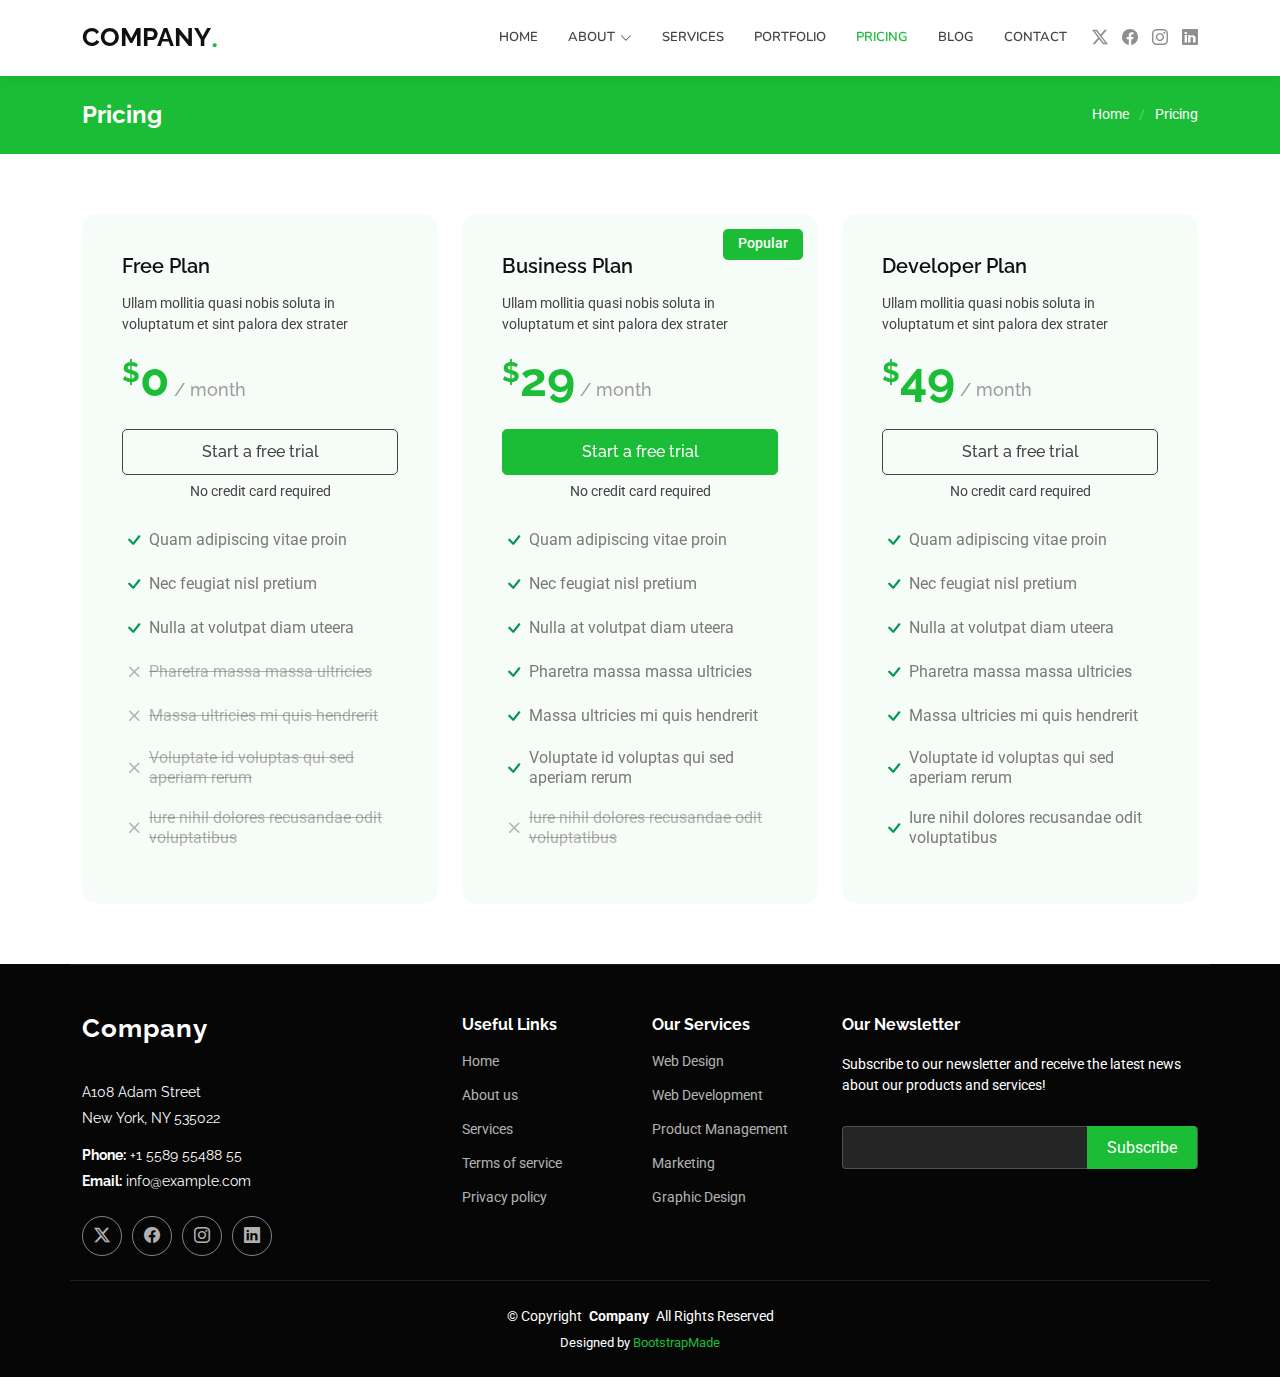
<file: pricing.html>
<!DOCTYPE html>
<html lang="en">

<head>
  <meta charset="utf-8">
  <meta content="width=device-width, initial-scale=1.0" name="viewport">
  <title>Pricing - Company Bootstrap Template</title>
  <meta name="description" content="">
  <meta name="keywords" content="">

  <!-- Favicons -->
  <link href="assets/img/favicon.png" rel="icon">
  <link href="assets/img/apple-touch-icon.png" rel="apple-touch-icon">

  <!-- Fonts -->
  <link href="https://fonts.googleapis.com" rel="preconnect">
  <link href="https://fonts.gstatic.com" rel="preconnect" crossorigin>
  <link href="https://fonts.googleapis.com/css2?family=Roboto:ital,wght@0,100;0,300;0,400;0,500;0,700;0,900;1,100;1,300;1,400;1,500;1,700;1,900&family=Raleway:ital,wght@0,100;0,200;0,300;0,400;0,500;0,600;0,700;0,800;0,900;1,100;1,200;1,300;1,400;1,500;1,600;1,700;1,800;1,900&family=Nunito:ital,wght@0,200;0,300;0,400;0,500;0,600;0,700;0,800;0,900;1,200;1,300;1,400;1,500;1,600;1,700;1,800;1,900&display=swap" rel="stylesheet">

  <!-- Vendor CSS Files -->
  <link href="assets/vendor/bootstrap/css/bootstrap.min.css" rel="stylesheet">
  <link href="assets/vendor/bootstrap-icons/bootstrap-icons.css" rel="stylesheet">
  <link href="assets/vendor/aos/aos.css" rel="stylesheet">
  <link href="assets/vendor/glightbox/css/glightbox.min.css" rel="stylesheet">
  <link href="assets/vendor/swiper/swiper-bundle.min.css" rel="stylesheet">

  <!-- Main CSS File -->
  <link href="assets/css/main.css" rel="stylesheet">

  <!-- =======================================================
  * Template Name: Company
  * Template URL: https://bootstrapmade.com/company-free-html-bootstrap-template/
  * Updated: Aug 07 2024 with Bootstrap v5.3.3
  * Author: BootstrapMade.com
  * License: https://bootstrapmade.com/license/
  ======================================================== -->
</head>

<body class="pricing-page">

  <header id="header" class="header d-flex align-items-center sticky-top">
    <div class="container position-relative d-flex align-items-center">

      <a href="index.html" class="logo d-flex align-items-center me-auto">
        <!-- Uncomment the line below if you also wish to use an image logo -->
        <!-- <img src="assets/img/logo.png" alt=""> -->
        <h1 class="sitename">Company</h1><span>.</span>
      </a>

      <nav id="navmenu" class="navmenu">
        <ul>
          <li><a href="#hero">Home</a></li>
          <li class="dropdown"><a href="about.html"><span>About</span> <i class="bi bi-chevron-down toggle-dropdown"></i></a>
            <ul>
              <li><a href="team.html">Team</a></li>
              <li><a href="testimonials.html">Testimonials</a></li>
              <li class="dropdown"><a href="#"><span>Deep Dropdown</span> <i class="bi bi-chevron-down toggle-dropdown"></i></a>
                <ul>
                  <li><a href="#">Deep Dropdown 1</a></li>
                  <li><a href="#">Deep Dropdown 2</a></li>
                  <li><a href="#">Deep Dropdown 3</a></li>
                  <li><a href="#">Deep Dropdown 4</a></li>
                  <li><a href="#">Deep Dropdown 5</a></li>
                </ul>
              </li>
            </ul>
          </li>
          <li><a href="services.html">Services</a></li>
          <li><a href="portfolio.html">Portfolio</a></li>
          <li><a href="pricing.html" class="active">Pricing</a></li>
          <li><a href="blog.html">Blog</a></li>
          <li><a href="contact.html">Contact</a></li>
        </ul>
        <i class="mobile-nav-toggle d-xl-none bi bi-list"></i>
      </nav>

      <div class="header-social-links">
        <a href="#" class="twitter"><i class="bi bi-twitter-x"></i></a>
        <a href="#" class="facebook"><i class="bi bi-facebook"></i></a>
        <a href="#" class="instagram"><i class="bi bi-instagram"></i></a>
        <a href="#" class="linkedin"><i class="bi bi-linkedin"></i></a>
      </div>

    </div>
  </header>

  <main class="main">

    <!-- Page Title -->
    <div class="page-title accent-background">
      <div class="container d-lg-flex justify-content-between align-items-center">
        <h1 class="mb-2 mb-lg-0">Pricing</h1>
        <nav class="breadcrumbs">
          <ol>
            <li><a href="index.html">Home</a></li>
            <li class="current">Pricing</li>
          </ol>
        </nav>
      </div>
    </div><!-- End Page Title -->

    <!-- Pricing Section -->
    <section id="pricing" class="pricing section">

      <div class="container">

        <div class="row gy-4">

          <div class="col-lg-4" data-aos="zoom-in" data-aos-delay="100">
            <div class="pricing-item">
              <h3>Free Plan</h3>
              <p class="description">Ullam mollitia quasi nobis soluta in voluptatum et sint palora dex strater</p>
              <h4><sup>$</sup>0<span> / month</span></h4>
              <a href="#" class="cta-btn">Start a free trial</a>
              <p class="text-center small">No credit card required</p>
              <ul>
                <li><i class="bi bi-check"></i> <span>Quam adipiscing vitae proin</span></li>
                <li><i class="bi bi-check"></i> <span>Nec feugiat nisl pretium</span></li>
                <li><i class="bi bi-check"></i> <span>Nulla at volutpat diam uteera</span></li>
                <li class="na"><i class="bi bi-x"></i> <span>Pharetra massa massa ultricies</span></li>
                <li class="na"><i class="bi bi-x"></i> <span>Massa ultricies mi quis hendrerit</span></li>
                <li class="na"><i class="bi bi-x"></i> <span>Voluptate id voluptas qui sed aperiam rerum</span></li>
                <li class="na"><i class="bi bi-x"></i> <span>Iure nihil dolores recusandae odit voluptatibus</span></li>
              </ul>
            </div>
          </div><!-- End Pricing Item -->

          <div class="col-lg-4" data-aos="zoom-in" data-aos-delay="200">
            <div class="pricing-item featured">
              <p class="popular">Popular</p>
              <h3>Business Plan</h3>
              <p class="description">Ullam mollitia quasi nobis soluta in voluptatum et sint palora dex strater</p>
              <h4><sup>$</sup>29<span> / month</span></h4>
              <a href="#" class="cta-btn">Start a free trial</a>
              <p class="text-center small">No credit card required</p>
              <ul>
                <li><i class="bi bi-check"></i> <span>Quam adipiscing vitae proin</span></li>
                <li><i class="bi bi-check"></i> <span>Nec feugiat nisl pretium</span></li>
                <li><i class="bi bi-check"></i> <span>Nulla at volutpat diam uteera</span></li>
                <li><i class="bi bi-check"></i> <span>Pharetra massa massa ultricies</span></li>
                <li><i class="bi bi-check"></i> <span>Massa ultricies mi quis hendrerit</span></li>
                <li><i class="bi bi-check"></i> <span>Voluptate id voluptas qui sed aperiam rerum</span></li>
                <li class="na"><i class="bi bi-x"></i> <span>Iure nihil dolores recusandae odit voluptatibus</span></li>
              </ul>
            </div>
          </div><!-- End Pricing Item -->

          <div class="col-lg-4" data-aos="zoom-in" data-aos-delay="300">
            <div class="pricing-item">
              <h3>Developer Plan</h3>
              <p class="description">Ullam mollitia quasi nobis soluta in voluptatum et sint palora dex strater</p>
              <h4><sup>$</sup>49<span> / month</span></h4>
              <a href="#" class="cta-btn">Start a free trial</a>
              <p class="text-center small">No credit card required</p>
              <ul>
                <li><i class="bi bi-check"></i> <span>Quam adipiscing vitae proin</span></li>
                <li><i class="bi bi-check"></i> <span>Nec feugiat nisl pretium</span></li>
                <li><i class="bi bi-check"></i> <span>Nulla at volutpat diam uteera</span></li>
                <li><i class="bi bi-check"></i> <span>Pharetra massa massa ultricies</span></li>
                <li><i class="bi bi-check"></i> <span>Massa ultricies mi quis hendrerit</span></li>
                <li><i class="bi bi-check"></i> <span>Voluptate id voluptas qui sed aperiam rerum</span></li>
                <li><i class="bi bi-check"></i> <span>Iure nihil dolores recusandae odit voluptatibus</span></li>
              </ul>
            </div>
          </div><!-- End Pricing Item -->

        </div>

      </div>

    </section><!-- /Pricing Section -->

  </main>

  <footer id="footer" class="footer dark-background">

    <div class="container footer-top">
      <div class="row gy-4">
        <div class="col-lg-4 col-md-6 footer-about">
          <a href="index.html" class="logo d-flex align-items-center">
            <span class="sitename">Company</span>
          </a>
          <div class="footer-contact pt-3">
            <p>A108 Adam Street</p>
            <p>New York, NY 535022</p>
            <p class="mt-3"><strong>Phone:</strong> <span>+1 5589 55488 55</span></p>
            <p><strong>Email:</strong> <span>info@example.com</span></p>
          </div>
          <div class="social-links d-flex mt-4">
            <a href=""><i class="bi bi-twitter-x"></i></a>
            <a href=""><i class="bi bi-facebook"></i></a>
            <a href=""><i class="bi bi-instagram"></i></a>
            <a href=""><i class="bi bi-linkedin"></i></a>
          </div>
        </div>

        <div class="col-lg-2 col-md-3 footer-links">
          <h4>Useful Links</h4>
          <ul>
            <li><a href="#">Home</a></li>
            <li><a href="#">About us</a></li>
            <li><a href="#">Services</a></li>
            <li><a href="#">Terms of service</a></li>
            <li><a href="#">Privacy policy</a></li>
          </ul>
        </div>

        <div class="col-lg-2 col-md-3 footer-links">
          <h4>Our Services</h4>
          <ul>
            <li><a href="#">Web Design</a></li>
            <li><a href="#">Web Development</a></li>
            <li><a href="#">Product Management</a></li>
            <li><a href="#">Marketing</a></li>
            <li><a href="#">Graphic Design</a></li>
          </ul>
        </div>

        <div class="col-lg-4 col-md-12 footer-newsletter">
          <h4>Our Newsletter</h4>
          <p>Subscribe to our newsletter and receive the latest news about our products and services!</p>
          <form action="forms/newsletter.php" method="post" class="php-email-form">
            <div class="newsletter-form"><input type="email" name="email"><input type="submit" value="Subscribe"></div>
            <div class="loading">Loading</div>
            <div class="error-message"></div>
            <div class="sent-message">Your subscription request has been sent. Thank you!</div>
          </form>
        </div>

      </div>
    </div>

    <div class="container copyright text-center mt-4">
      <p>© <span>Copyright</span> <strong class="px-1 sitename">Company</strong> <span>All Rights Reserved</span></p>
      <div class="credits">
        <!-- All the links in the footer should remain intact. -->
        <!-- You can delete the links only if you've purchased the pro version. -->
        <!-- Licensing information: https://bootstrapmade.com/license/ -->
        <!-- Purchase the pro version with working PHP/AJAX contact form: [buy-url] -->
        Designed by <a href="https://bootstrapmade.com/">BootstrapMade</a>
      </div>
    </div>

  </footer>

  <!-- Scroll Top -->
  <a href="#" id="scroll-top" class="scroll-top d-flex align-items-center justify-content-center"><i class="bi bi-arrow-up-short"></i></a>

  <!-- Preloader -->
  <div id="preloader"></div>

  <!-- Vendor JS Files -->
  <script src="assets/vendor/bootstrap/js/bootstrap.bundle.min.js"></script>
  <script src="assets/vendor/php-email-form/validate.js"></script>
  <script src="assets/vendor/aos/aos.js"></script>
  <script src="assets/vendor/glightbox/js/glightbox.min.js"></script>
  <script src="assets/vendor/imagesloaded/imagesloaded.pkgd.min.js"></script>
  <script src="assets/vendor/isotope-layout/isotope.pkgd.min.js"></script>
  <script src="assets/vendor/waypoints/noframework.waypoints.js"></script>
  <script src="assets/vendor/swiper/swiper-bundle.min.js"></script>

  <!-- Main JS File -->
  <script src="assets/js/main.js"></script>

</body>

</html>
</file>
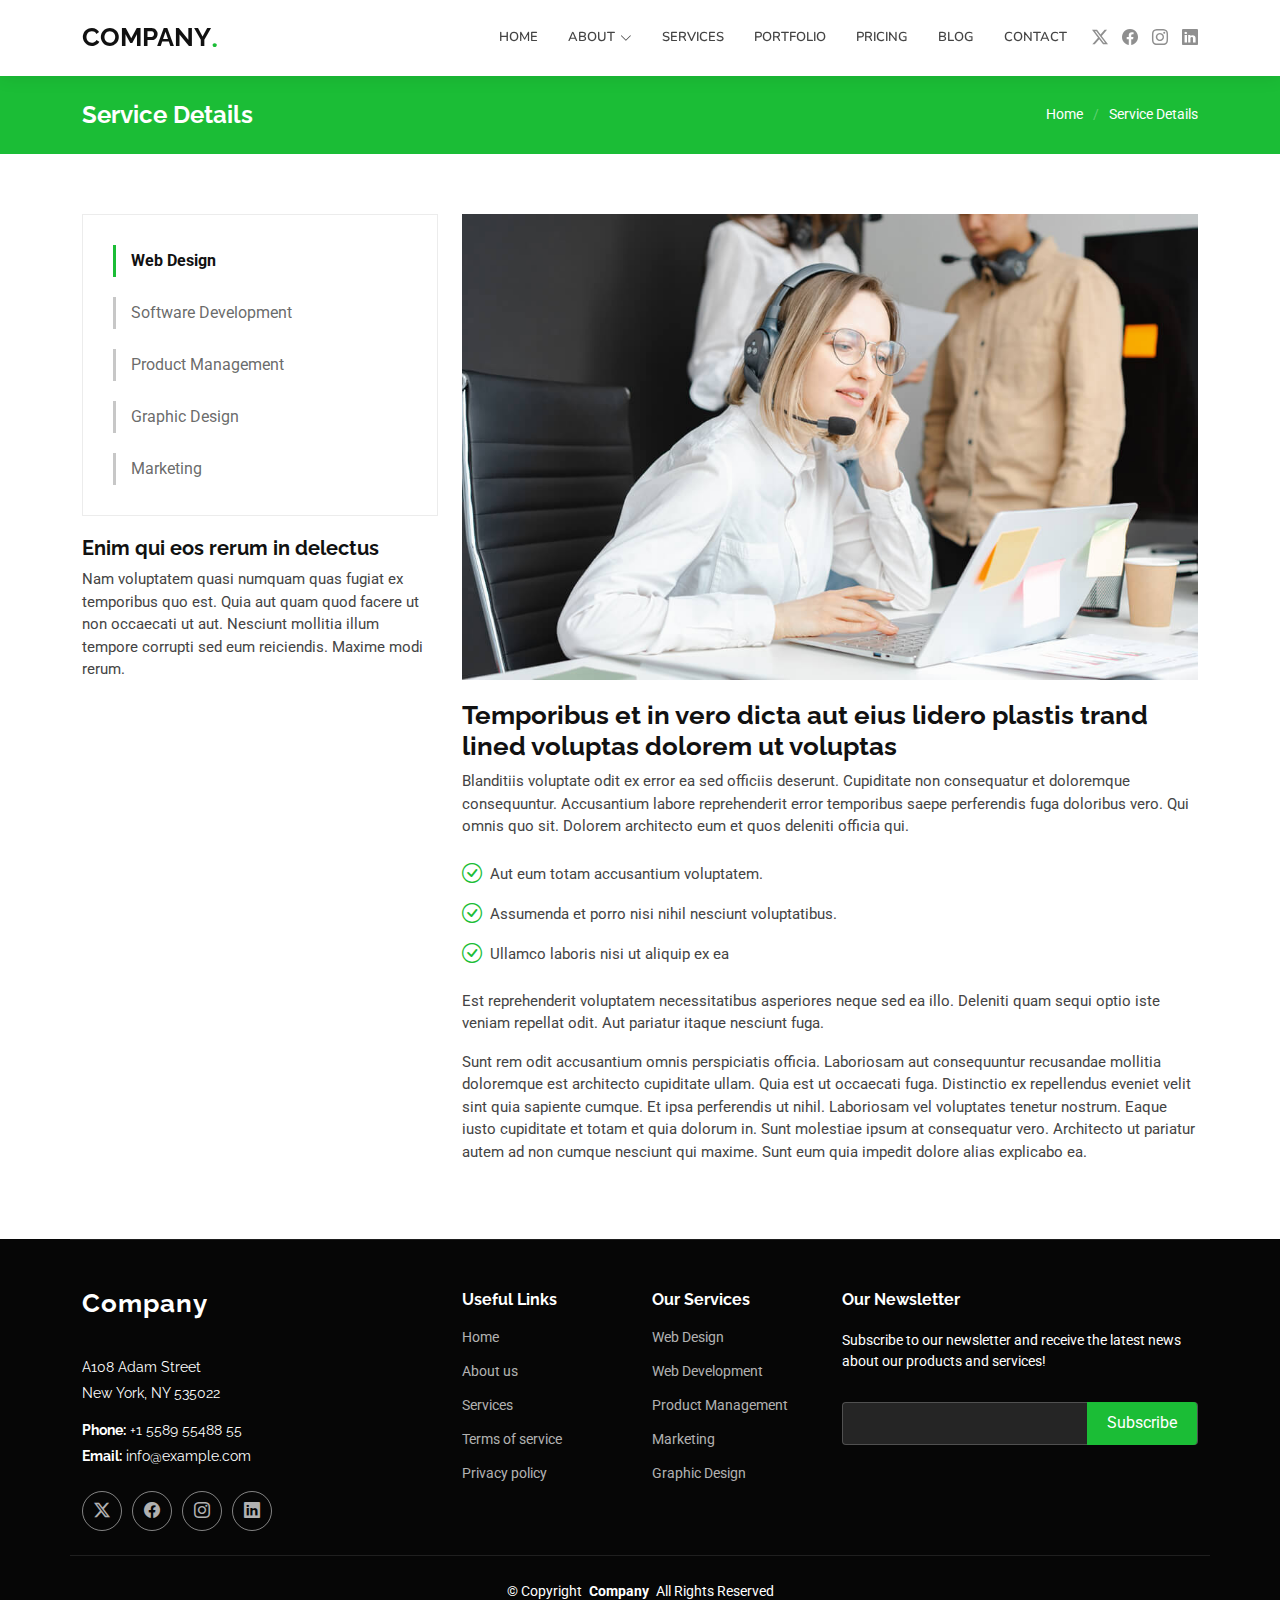
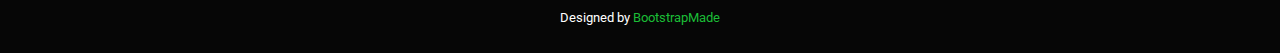
<file: service-details.html>
<!DOCTYPE html>
<html lang="en">

<head>
  <meta charset="utf-8">
  <meta content="width=device-width, initial-scale=1.0" name="viewport">
  <title>Service Details - Company Bootstrap Template</title>
  <meta name="description" content="">
  <meta name="keywords" content="">

  <!-- Favicons -->
  <link href="assets/img/favicon.png" rel="icon">
  <link href="assets/img/apple-touch-icon.png" rel="apple-touch-icon">

  <!-- Fonts -->
  <link href="https://fonts.googleapis.com" rel="preconnect">
  <link href="https://fonts.gstatic.com" rel="preconnect" crossorigin>
  <link href="https://fonts.googleapis.com/css2?family=Roboto:ital,wght@0,100;0,300;0,400;0,500;0,700;0,900;1,100;1,300;1,400;1,500;1,700;1,900&family=Raleway:ital,wght@0,100;0,200;0,300;0,400;0,500;0,600;0,700;0,800;0,900;1,100;1,200;1,300;1,400;1,500;1,600;1,700;1,800;1,900&family=Nunito:ital,wght@0,200;0,300;0,400;0,500;0,600;0,700;0,800;0,900;1,200;1,300;1,400;1,500;1,600;1,700;1,800;1,900&display=swap" rel="stylesheet">

  <!-- Vendor CSS Files -->
  <link href="assets/vendor/bootstrap/css/bootstrap.min.css" rel="stylesheet">
  <link href="assets/vendor/bootstrap-icons/bootstrap-icons.css" rel="stylesheet">
  <link href="assets/vendor/aos/aos.css" rel="stylesheet">
  <link href="assets/vendor/glightbox/css/glightbox.min.css" rel="stylesheet">
  <link href="assets/vendor/swiper/swiper-bundle.min.css" rel="stylesheet">

  <!-- Main CSS File -->
  <link href="assets/css/main.css" rel="stylesheet">

  <!-- =======================================================
  * Template Name: Company
  * Template URL: https://bootstrapmade.com/company-free-html-bootstrap-template/
  * Updated: Aug 07 2024 with Bootstrap v5.3.3
  * Author: BootstrapMade.com
  * License: https://bootstrapmade.com/license/
  ======================================================== -->
</head>

<body class="service-details-page">

  <header id="header" class="header d-flex align-items-center sticky-top">
    <div class="container position-relative d-flex align-items-center">

      <a href="index.html" class="logo d-flex align-items-center me-auto">
        <!-- Uncomment the line below if you also wish to use an image logo -->
        <!-- <img src="assets/img/logo.png" alt=""> -->
        <h1 class="sitename">Company</h1><span>.</span>
      </a>

      <nav id="navmenu" class="navmenu">
        <ul>
          <li><a href="#hero">Home</a></li>
          <li class="dropdown"><a href="about.html"><span>About</span> <i class="bi bi-chevron-down toggle-dropdown"></i></a>
            <ul>
              <li><a href="team.html">Team</a></li>
              <li><a href="testimonials.html">Testimonials</a></li>
              <li class="dropdown"><a href="#"><span>Deep Dropdown</span> <i class="bi bi-chevron-down toggle-dropdown"></i></a>
                <ul>
                  <li><a href="#">Deep Dropdown 1</a></li>
                  <li><a href="#">Deep Dropdown 2</a></li>
                  <li><a href="#">Deep Dropdown 3</a></li>
                  <li><a href="#">Deep Dropdown 4</a></li>
                  <li><a href="#">Deep Dropdown 5</a></li>
                </ul>
              </li>
            </ul>
          </li>
          <li><a href="services.html">Services</a></li>
          <li><a href="portfolio.html">Portfolio</a></li>
          <li><a href="pricing.html">Pricing</a></li>
          <li><a href="blog.html">Blog</a></li>
          <li><a href="contact.html">Contact</a></li>
        </ul>
        <i class="mobile-nav-toggle d-xl-none bi bi-list"></i>
      </nav>

      <div class="header-social-links">
        <a href="#" class="twitter"><i class="bi bi-twitter-x"></i></a>
        <a href="#" class="facebook"><i class="bi bi-facebook"></i></a>
        <a href="#" class="instagram"><i class="bi bi-instagram"></i></a>
        <a href="#" class="linkedin"><i class="bi bi-linkedin"></i></a>
      </div>

    </div>
  </header>

  <main class="main">

    <!-- Page Title -->
    <div class="page-title accent-background">
      <div class="container d-lg-flex justify-content-between align-items-center">
        <h1 class="mb-2 mb-lg-0">Service Details</h1>
        <nav class="breadcrumbs">
          <ol>
            <li><a href="index.html">Home</a></li>
            <li class="current">Service Details</li>
          </ol>
        </nav>
      </div>
    </div><!-- End Page Title -->

    <!-- Service Details Section -->
    <section id="service-details" class="service-details section">

      <div class="container">

        <div class="row gy-4">

          <div class="col-lg-4" data-aos="fade-up" data-aos-delay="100">
            <div class="services-list">
              <a href="#" class="active">Web Design</a>
              <a href="#">Software Development</a>
              <a href="#">Product Management</a>
              <a href="#">Graphic Design</a>
              <a href="#">Marketing</a>
            </div>

            <h4>Enim qui eos rerum in delectus</h4>
            <p>Nam voluptatem quasi numquam quas fugiat ex temporibus quo est. Quia aut quam quod facere ut non occaecati ut aut. Nesciunt mollitia illum tempore corrupti sed eum reiciendis. Maxime modi rerum.</p>
          </div>

          <div class="col-lg-8" data-aos="fade-up" data-aos-delay="200">
            <img src="assets/img/services.jpg" alt="" class="img-fluid services-img">
            <h3>Temporibus et in vero dicta aut eius lidero plastis trand lined voluptas dolorem ut voluptas</h3>
            <p>
              Blanditiis voluptate odit ex error ea sed officiis deserunt. Cupiditate non consequatur et doloremque consequuntur. Accusantium labore reprehenderit error temporibus saepe perferendis fuga doloribus vero. Qui omnis quo sit. Dolorem architecto eum et quos deleniti officia qui.
            </p>
            <ul>
              <li><i class="bi bi-check-circle"></i> <span>Aut eum totam accusantium voluptatem.</span></li>
              <li><i class="bi bi-check-circle"></i> <span>Assumenda et porro nisi nihil nesciunt voluptatibus.</span></li>
              <li><i class="bi bi-check-circle"></i> <span>Ullamco laboris nisi ut aliquip ex ea</span></li>
            </ul>
            <p>
              Est reprehenderit voluptatem necessitatibus asperiores neque sed ea illo. Deleniti quam sequi optio iste veniam repellat odit. Aut pariatur itaque nesciunt fuga.
            </p>
            <p>
              Sunt rem odit accusantium omnis perspiciatis officia. Laboriosam aut consequuntur recusandae mollitia doloremque est architecto cupiditate ullam. Quia est ut occaecati fuga. Distinctio ex repellendus eveniet velit sint quia sapiente cumque. Et ipsa perferendis ut nihil. Laboriosam vel voluptates tenetur nostrum. Eaque iusto cupiditate et totam et quia dolorum in. Sunt molestiae ipsum at consequatur vero. Architecto ut pariatur autem ad non cumque nesciunt qui maxime. Sunt eum quia impedit dolore alias explicabo ea.
            </p>
          </div>

        </div>

      </div>

    </section><!-- /Service Details Section -->

  </main>

  <footer id="footer" class="footer dark-background">

    <div class="container footer-top">
      <div class="row gy-4">
        <div class="col-lg-4 col-md-6 footer-about">
          <a href="index.html" class="logo d-flex align-items-center">
            <span class="sitename">Company</span>
          </a>
          <div class="footer-contact pt-3">
            <p>A108 Adam Street</p>
            <p>New York, NY 535022</p>
            <p class="mt-3"><strong>Phone:</strong> <span>+1 5589 55488 55</span></p>
            <p><strong>Email:</strong> <span>info@example.com</span></p>
          </div>
          <div class="social-links d-flex mt-4">
            <a href=""><i class="bi bi-twitter-x"></i></a>
            <a href=""><i class="bi bi-facebook"></i></a>
            <a href=""><i class="bi bi-instagram"></i></a>
            <a href=""><i class="bi bi-linkedin"></i></a>
          </div>
        </div>

        <div class="col-lg-2 col-md-3 footer-links">
          <h4>Useful Links</h4>
          <ul>
            <li><a href="#">Home</a></li>
            <li><a href="#">About us</a></li>
            <li><a href="#">Services</a></li>
            <li><a href="#">Terms of service</a></li>
            <li><a href="#">Privacy policy</a></li>
          </ul>
        </div>

        <div class="col-lg-2 col-md-3 footer-links">
          <h4>Our Services</h4>
          <ul>
            <li><a href="#">Web Design</a></li>
            <li><a href="#">Web Development</a></li>
            <li><a href="#">Product Management</a></li>
            <li><a href="#">Marketing</a></li>
            <li><a href="#">Graphic Design</a></li>
          </ul>
        </div>

        <div class="col-lg-4 col-md-12 footer-newsletter">
          <h4>Our Newsletter</h4>
          <p>Subscribe to our newsletter and receive the latest news about our products and services!</p>
          <form action="forms/newsletter.php" method="post" class="php-email-form">
            <div class="newsletter-form"><input type="email" name="email"><input type="submit" value="Subscribe"></div>
            <div class="loading">Loading</div>
            <div class="error-message"></div>
            <div class="sent-message">Your subscription request has been sent. Thank you!</div>
          </form>
        </div>

      </div>
    </div>

    <div class="container copyright text-center mt-4">
      <p>© <span>Copyright</span> <strong class="px-1 sitename">Company</strong> <span>All Rights Reserved</span></p>
      <div class="credits">
        <!-- All the links in the footer should remain intact. -->
        <!-- You can delete the links only if you've purchased the pro version. -->
        <!-- Licensing information: https://bootstrapmade.com/license/ -->
        <!-- Purchase the pro version with working PHP/AJAX contact form: [buy-url] -->
        Designed by <a href="https://bootstrapmade.com/">BootstrapMade</a>
      </div>
    </div>

  </footer>

  <!-- Scroll Top -->
  <a href="#" id="scroll-top" class="scroll-top d-flex align-items-center justify-content-center"><i class="bi bi-arrow-up-short"></i></a>

  <!-- Preloader -->
  <div id="preloader"></div>

  <!-- Vendor JS Files -->
  <script src="assets/vendor/bootstrap/js/bootstrap.bundle.min.js"></script>
  <script src="assets/vendor/php-email-form/validate.js"></script>
  <script src="assets/vendor/aos/aos.js"></script>
  <script src="assets/vendor/glightbox/js/glightbox.min.js"></script>
  <script src="assets/vendor/imagesloaded/imagesloaded.pkgd.min.js"></script>
  <script src="assets/vendor/isotope-layout/isotope.pkgd.min.js"></script>
  <script src="assets/vendor/waypoints/noframework.waypoints.js"></script>
  <script src="assets/vendor/swiper/swiper-bundle.min.js"></script>

  <!-- Main JS File -->
  <script src="assets/js/main.js"></script>

</body>

</html>
</file>
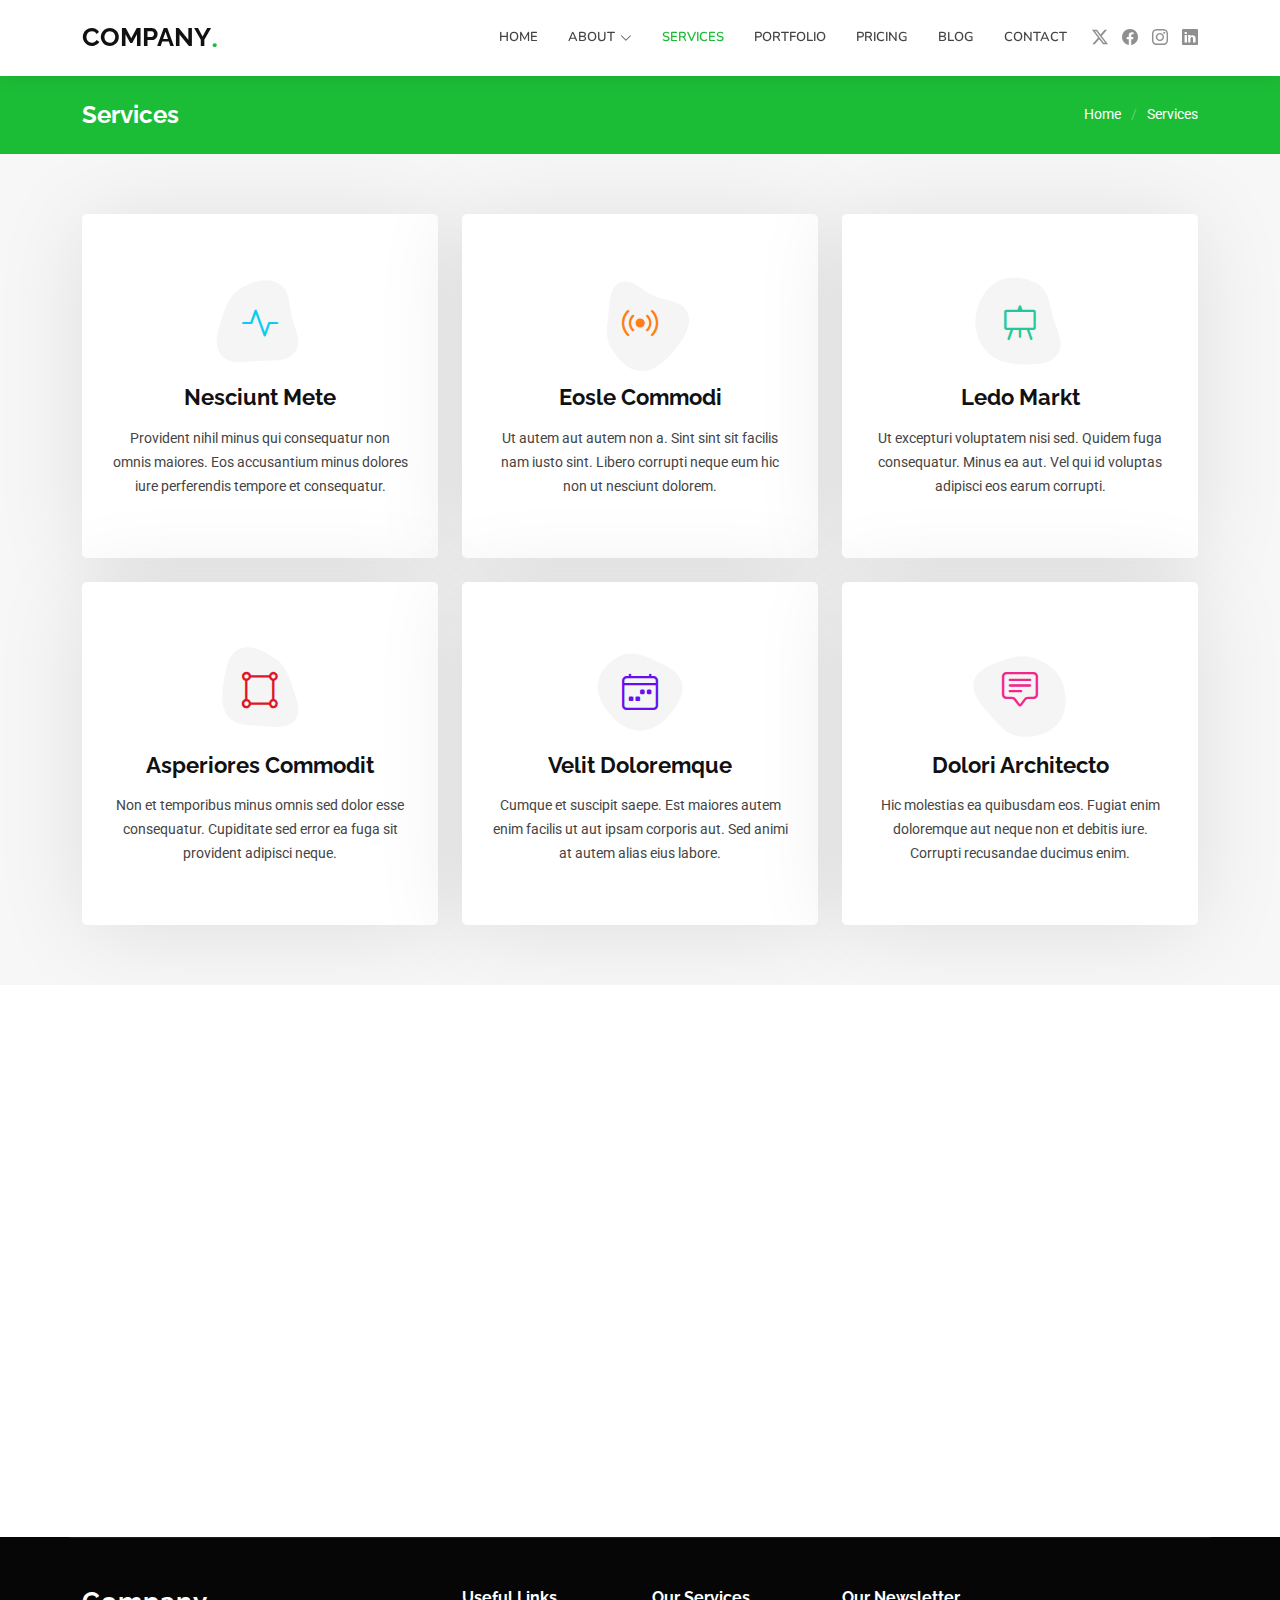
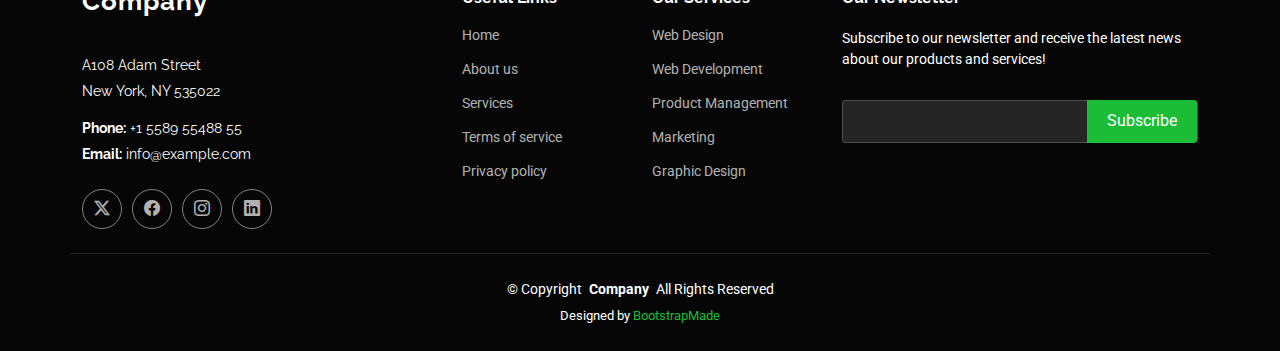
<file: services.html>
<!DOCTYPE html>
<html lang="en">

<head>
  <meta charset="utf-8">
  <meta content="width=device-width, initial-scale=1.0" name="viewport">
  <title>Services - Company Bootstrap Template</title>
  <meta name="description" content="">
  <meta name="keywords" content="">

  <!-- Favicons -->
  <link href="assets/img/favicon.png" rel="icon">
  <link href="assets/img/apple-touch-icon.png" rel="apple-touch-icon">

  <!-- Fonts -->
  <link href="https://fonts.googleapis.com" rel="preconnect">
  <link href="https://fonts.gstatic.com" rel="preconnect" crossorigin>
  <link href="https://fonts.googleapis.com/css2?family=Roboto:ital,wght@0,100;0,300;0,400;0,500;0,700;0,900;1,100;1,300;1,400;1,500;1,700;1,900&family=Raleway:ital,wght@0,100;0,200;0,300;0,400;0,500;0,600;0,700;0,800;0,900;1,100;1,200;1,300;1,400;1,500;1,600;1,700;1,800;1,900&family=Nunito:ital,wght@0,200;0,300;0,400;0,500;0,600;0,700;0,800;0,900;1,200;1,300;1,400;1,500;1,600;1,700;1,800;1,900&display=swap" rel="stylesheet">

  <!-- Vendor CSS Files -->
  <link href="assets/vendor/bootstrap/css/bootstrap.min.css" rel="stylesheet">
  <link href="assets/vendor/bootstrap-icons/bootstrap-icons.css" rel="stylesheet">
  <link href="assets/vendor/aos/aos.css" rel="stylesheet">
  <link href="assets/vendor/glightbox/css/glightbox.min.css" rel="stylesheet">
  <link href="assets/vendor/swiper/swiper-bundle.min.css" rel="stylesheet">

  <!-- Main CSS File -->
  <link href="assets/css/main.css" rel="stylesheet">

  <!-- =======================================================
  * Template Name: Company
  * Template URL: https://bootstrapmade.com/company-free-html-bootstrap-template/
  * Updated: Aug 07 2024 with Bootstrap v5.3.3
  * Author: BootstrapMade.com
  * License: https://bootstrapmade.com/license/
  ======================================================== -->
</head>

<body class="services-page">

  <header id="header" class="header d-flex align-items-center sticky-top">
    <div class="container position-relative d-flex align-items-center">

      <a href="index.html" class="logo d-flex align-items-center me-auto">
        <!-- Uncomment the line below if you also wish to use an image logo -->
        <!-- <img src="assets/img/logo.png" alt=""> -->
        <h1 class="sitename">Company</h1><span>.</span>
      </a>

      <nav id="navmenu" class="navmenu">
        <ul>
          <li><a href="#hero">Home</a></li>
          <li class="dropdown"><a href="about.html"><span>About</span> <i class="bi bi-chevron-down toggle-dropdown"></i></a>
            <ul>
              <li><a href="team.html">Team</a></li>
              <li><a href="testimonials.html">Testimonials</a></li>
              <li class="dropdown"><a href="#"><span>Deep Dropdown</span> <i class="bi bi-chevron-down toggle-dropdown"></i></a>
                <ul>
                  <li><a href="#">Deep Dropdown 1</a></li>
                  <li><a href="#">Deep Dropdown 2</a></li>
                  <li><a href="#">Deep Dropdown 3</a></li>
                  <li><a href="#">Deep Dropdown 4</a></li>
                  <li><a href="#">Deep Dropdown 5</a></li>
                </ul>
              </li>
            </ul>
          </li>
          <li><a href="services.html" class="active">Services</a></li>
          <li><a href="portfolio.html">Portfolio</a></li>
          <li><a href="pricing.html">Pricing</a></li>
          <li><a href="blog.html">Blog</a></li>
          <li><a href="contact.html">Contact</a></li>
        </ul>
        <i class="mobile-nav-toggle d-xl-none bi bi-list"></i>
      </nav>

      <div class="header-social-links">
        <a href="#" class="twitter"><i class="bi bi-twitter-x"></i></a>
        <a href="#" class="facebook"><i class="bi bi-facebook"></i></a>
        <a href="#" class="instagram"><i class="bi bi-instagram"></i></a>
        <a href="#" class="linkedin"><i class="bi bi-linkedin"></i></a>
      </div>

    </div>
  </header>

  <main class="main">

    <!-- Page Title -->
    <div class="page-title accent-background">
      <div class="container d-lg-flex justify-content-between align-items-center">
        <h1 class="mb-2 mb-lg-0">Services</h1>
        <nav class="breadcrumbs">
          <ol>
            <li><a href="index.html">Home</a></li>
            <li class="current">Services</li>
          </ol>
        </nav>
      </div>
    </div><!-- End Page Title -->

    <!-- Services Section -->
    <section id="services" class="services section light-background">

      <div class="container">

        <div class="row gy-4">

          <div class="col-lg-4 col-md-6" data-aos="fade-up" data-aos-delay="100">
            <div class="service-item item-cyan position-relative">
              <div class="icon">
                <svg width="100" height="100" viewBox="0 0 600 600" xmlns="http://www.w3.org/2000/svg">
                  <path stroke="none" stroke-width="0" fill="#f5f5f5" d="M300,521.0016835830174C376.1290562159157,517.8887921683347,466.0731472004068,529.7835943286574,510.70327084640275,468.03025145048787C554.3714126377745,407.6079735673963,508.03601936045806,328.9844924480964,491.2728898941984,256.3432110539036C474.5976632858925,184.082847569629,479.9380746630129,96.60480741107993,416.23090153303,58.64404602377083C348.86323505073057,18.502131276798302,261.93793281208167,40.57373210992963,193.5410806939664,78.93577620505333C130.42746243093433,114.334589627462,98.30271207620316,179.96522072025542,76.75703585869454,249.04625023123273C51.97151888228291,328.5150500222984,13.704378332031375,421.85034740162234,66.52175969318436,486.19268352777647C119.04800174914682,550.1803526380478,217.28368757567262,524.383925680826,300,521.0016835830174"></path>
                </svg>
                <i class="bi bi-activity"></i>
              </div>
              <a href="service-details.html" class="stretched-link">
                <h3>Nesciunt Mete</h3>
              </a>
              <p>Provident nihil minus qui consequatur non omnis maiores. Eos accusantium minus dolores iure perferendis tempore et consequatur.</p>
            </div>
          </div><!-- End Service Item -->

          <div class="col-lg-4 col-md-6" data-aos="fade-up" data-aos-delay="200">
            <div class="service-item item-orange position-relative">
              <div class="icon">
                <svg width="100" height="100" viewBox="0 0 600 600" xmlns="http://www.w3.org/2000/svg">
                  <path stroke="none" stroke-width="0" fill="#f5f5f5" d="M300,582.0697525312426C382.5290701553225,586.8405444964366,449.9789794690241,525.3245884688669,502.5850820975895,461.55621195738473C556.606425686781,396.0723002908107,615.8543463187945,314.28637112970534,586.6730223649479,234.56875336149918C558.9533121215079,158.8439757836574,454.9685369536778,164.00468322053177,381.49747125262974,130.76875717737553C312.15926192815925,99.40240125094834,248.97055460311594,18.661163978235184,179.8680185752513,50.54337015887873C110.5421016452524,82.52863877960104,119.82277516462835,180.83849132639028,109.12597500060166,256.43424936330496C100.08760227029461,320.3096726198365,92.17705696193138,384.0621239912766,124.79988738764834,439.7174275375508C164.83382741302287,508.01625554203684,220.96474134820875,577.5009287672846,300,582.0697525312426"></path>
                </svg>
                <i class="bi bi-broadcast"></i>
              </div>
              <a href="service-details.html" class="stretched-link">
                <h3>Eosle Commodi</h3>
              </a>
              <p>Ut autem aut autem non a. Sint sint sit facilis nam iusto sint. Libero corrupti neque eum hic non ut nesciunt dolorem.</p>
            </div>
          </div><!-- End Service Item -->

          <div class="col-lg-4 col-md-6" data-aos="fade-up" data-aos-delay="300">
            <div class="service-item item-teal position-relative">
              <div class="icon">
                <svg width="100" height="100" viewBox="0 0 600 600" xmlns="http://www.w3.org/2000/svg">
                  <path stroke="none" stroke-width="0" fill="#f5f5f5" d="M300,541.5067337569781C382.14930387511276,545.0595476570109,479.8736841581634,548.3450877840088,526.4010558755058,480.5488172755941C571.5218469581645,414.80211281144784,517.5187510058486,332.0715597781072,496.52539010469104,255.14436215662573C477.37192572678356,184.95920475031193,473.57363656557914,105.61284051026155,413.0603344069578,65.22779650032875C343.27470386102294,18.654635553484475,251.2091493199835,5.337323636656869,175.0934190732945,40.62881213300186C97.87086631185822,76.43348514350839,51.98124368387456,156.15599469081315,36.44837278890362,239.84606092416172C21.716077023791087,319.22268207091537,43.775223500013084,401.1760424656574,96.891909868211,461.97329694683043C147.22146801428983,519.5804099606455,223.5754009179313,538.201503339737,300,541.5067337569781"></path>
                </svg>
                <i class="bi bi-easel"></i>
              </div>
              <a href="service-details.html" class="stretched-link">
                <h3>Ledo Markt</h3>
              </a>
              <p>Ut excepturi voluptatem nisi sed. Quidem fuga consequatur. Minus ea aut. Vel qui id voluptas adipisci eos earum corrupti.</p>
            </div>
          </div><!-- End Service Item -->

          <div class="col-lg-4 col-md-6" data-aos="fade-up" data-aos-delay="400">
            <div class="service-item item-red position-relative">
              <div class="icon">
                <svg width="100" height="100" viewBox="0 0 600 600" xmlns="http://www.w3.org/2000/svg">
                  <path stroke="none" stroke-width="0" fill="#f5f5f5" d="M300,503.46388370962813C374.79870501325706,506.71871716319447,464.8034551963731,527.1746412648533,510.4981551193396,467.86667711651364C555.9287308511215,408.9015244558933,512.6030010748507,327.5744911775523,490.211057578863,256.5855673507754C471.097692560561,195.9906835881958,447.69079081568157,138.11976852964426,395.19560036434837,102.3242989838813C329.3053358748298,57.3949838291264,248.02791733380457,8.279543830951368,175.87071277845988,42.242879143198664C103.41431057327972,76.34704239035025,93.79494320519305,170.9812938413882,81.28167332365135,250.07896920659033C70.17666984294237,320.27484674793965,64.84698225790005,396.69656628748305,111.28512138212992,450.4950937839243C156.20124167950087,502.5303643271138,231.32542653798444,500.4755392045468,300,503.46388370962813"></path>
                </svg>
                <i class="bi bi-bounding-box-circles"></i>
              </div>
              <a href="service-details.html" class="stretched-link">
                <h3>Asperiores Commodit</h3>
              </a>
              <p>Non et temporibus minus omnis sed dolor esse consequatur. Cupiditate sed error ea fuga sit provident adipisci neque.</p>
              <a href="service-details.html" class="stretched-link"></a>
            </div>
          </div><!-- End Service Item -->

          <div class="col-lg-4 col-md-6" data-aos="fade-up" data-aos-delay="500">
            <div class="service-item item-indigo position-relative">
              <div class="icon">
                <svg width="100" height="100" viewBox="0 0 600 600" xmlns="http://www.w3.org/2000/svg">
                  <path stroke="none" stroke-width="0" fill="#f5f5f5" d="M300,532.3542879108572C369.38199826031484,532.3153073249985,429.10787420159085,491.63046689027357,474.5244479745417,439.17860296908856C522.8885846962883,383.3225815378663,569.1668002868075,314.3205725914397,550.7432151929288,242.7694973846089C532.6665558377875,172.5657663291529,456.2379748765914,142.6223662098291,390.3689995646985,112.34683881706744C326.66090330228417,83.06452184765237,258.84405631176094,53.51806209861945,193.32584062364296,78.48882559362697C121.61183558270385,105.82097193414197,62.805066853699245,167.19869350419734,48.57481801355237,242.6138429142374C34.843463184063346,315.3850353017275,76.69343916112496,383.4422959591041,125.22947124332185,439.3748458443577C170.7312796277747,491.8107796887764,230.57421082200815,532.3932930995766,300,532.3542879108572"></path>
                </svg>
                <i class="bi bi-calendar4-week icon"></i>
              </div>
              <a href="service-details.html" class="stretched-link">
                <h3>Velit Doloremque</h3>
              </a>
              <p>Cumque et suscipit saepe. Est maiores autem enim facilis ut aut ipsam corporis aut. Sed animi at autem alias eius labore.</p>
              <a href="service-details.html" class="stretched-link"></a>
            </div>
          </div><!-- End Service Item -->

          <div class="col-lg-4 col-md-6" data-aos="fade-up" data-aos-delay="600">
            <div class="service-item item-pink position-relative">
              <div class="icon">
                <svg width="100" height="100" viewBox="0 0 600 600" xmlns="http://www.w3.org/2000/svg">
                  <path stroke="none" stroke-width="0" fill="#f5f5f5" d="M300,566.797414625762C385.7384707136149,576.1784315230908,478.7894351017131,552.8928747891023,531.9192734346935,484.94944893311C584.6109503024035,417.5663521118492,582.489472248146,322.67544863468447,553.9536738515405,242.03673114598146C529.1557734026468,171.96086150256528,465.24506316201064,127.66468636344209,395.9583748389544,100.7403814666027C334.2173773831606,76.7482773500951,269.4350130405921,84.62216499799875,207.1952322260088,107.2889140133804C132.92018162631612,134.33871894543012,41.79353780512637,160.00259165414826,22.644507872594943,236.69541883565114C3.319112789854554,314.0945973066697,72.72355303640163,379.243833228382,124.04198916343866,440.3218312028393C172.9286146004772,498.5055451809895,224.45579914871206,558.5317968840102,300,566.797414625762"></path>
                </svg>
                <i class="bi bi-chat-square-text"></i>
              </div>
              <a href="service-details.html" class="stretched-link">
                <h3>Dolori Architecto</h3>
              </a>
              <p>Hic molestias ea quibusdam eos. Fugiat enim doloremque aut neque non et debitis iure. Corrupti recusandae ducimus enim.</p>
              <a href="service-details.html" class="stretched-link"></a>
            </div>
          </div><!-- End Service Item -->

        </div>

      </div>

    </section><!-- /Services Section -->

    <!-- Features Section -->
    <section id="features" class="features section">

      <!-- Section Title -->
      <div class="container section-title" data-aos="fade-up">
        <h2>Features</h2>
        <p>Necessitatibus eius consequatur ex aliquid fuga eum quidem sint consectetur velit</p>
      </div><!-- End Section Title -->

      <div class="container">

        <div class="row gy-4">

          <div class="col-lg-3 col-md-4" data-aos="fade-up" data-aos-delay="100">
            <div class="features-item">
              <i class="bi bi-eye" style="color: #ffbb2c;"></i>
              <h3><a href="" class="stretched-link">Lorem Ipsum</a></h3>
            </div>
          </div><!-- End Feature Item -->

          <div class="col-lg-3 col-md-4" data-aos="fade-up" data-aos-delay="200">
            <div class="features-item">
              <i class="bi bi-infinity" style="color: #5578ff;"></i>
              <h3><a href="" class="stretched-link">Dolor Sitema</a></h3>
            </div>
          </div><!-- End Feature Item -->

          <div class="col-lg-3 col-md-4" data-aos="fade-up" data-aos-delay="300">
            <div class="features-item">
              <i class="bi bi-mortarboard" style="color: #e80368;"></i>
              <h3><a href="" class="stretched-link">Sed perspiciatis</a></h3>
            </div>
          </div><!-- End Feature Item -->

          <div class="col-lg-3 col-md-4" data-aos="fade-up" data-aos-delay="400">
            <div class="features-item">
              <i class="bi bi-nut" style="color: #e361ff;"></i>
              <h3><a href="" class="stretched-link">Magni Dolores</a></h3>
            </div>
          </div><!-- End Feature Item -->

          <div class="col-lg-3 col-md-4" data-aos="fade-up" data-aos-delay="500">
            <div class="features-item">
              <i class="bi bi-shuffle" style="color: #47aeff;"></i>
              <h3><a href="" class="stretched-link">Nemo Enim</a></h3>
            </div>
          </div><!-- End Feature Item -->

          <div class="col-lg-3 col-md-4" data-aos="fade-up" data-aos-delay="600">
            <div class="features-item">
              <i class="bi bi-star" style="color: #ffa76e;"></i>
              <h3><a href="" class="stretched-link">Eiusmod Tempor</a></h3>
            </div>
          </div><!-- End Feature Item -->

          <div class="col-lg-3 col-md-4" data-aos="fade-up" data-aos-delay="700">
            <div class="features-item">
              <i class="bi bi-x-diamond" style="color: #11dbcf;"></i>
              <h3><a href="" class="stretched-link">Midela Teren</a></h3>
            </div>
          </div><!-- End Feature Item -->

          <div class="col-lg-3 col-md-4" data-aos="fade-up" data-aos-delay="800">
            <div class="features-item">
              <i class="bi bi-camera-video" style="color: #4233ff;"></i>
              <h3><a href="" class="stretched-link">Pira Neve</a></h3>
            </div>
          </div><!-- End Feature Item -->

          <div class="col-lg-3 col-md-4" data-aos="fade-up" data-aos-delay="900">
            <div class="features-item">
              <i class="bi bi-command" style="color: #b2904f;"></i>
              <h3><a href="" class="stretched-link">Dirada Pack</a></h3>
            </div>
          </div><!-- End Feature Item -->

          <div class="col-lg-3 col-md-4" data-aos="fade-up" data-aos-delay="1000">
            <div class="features-item">
              <i class="bi bi-dribbble" style="color: #b20969;"></i>
              <h3><a href="" class="stretched-link">Moton Ideal</a></h3>
            </div>
          </div><!-- End Feature Item -->

          <div class="col-lg-3 col-md-4" data-aos="fade-up" data-aos-delay="1100">
            <div class="features-item">
              <i class="bi bi-activity" style="color: #ff5828;"></i>
              <h3><a href="" class="stretched-link">Verdo Park</a></h3>
            </div>
          </div><!-- End Feature Item -->

          <div class="col-lg-3 col-md-4" data-aos="fade-up" data-aos-delay="1200">
            <div class="features-item">
              <i class="bi bi-brightness-high" style="color: #29cc61;"></i>
              <h3><a href="" class="stretched-link">Flavor Nivelanda</a></h3>
            </div>
          </div><!-- End Feature Item -->

        </div>

      </div>

    </section><!-- /Features Section -->

  </main>

  <footer id="footer" class="footer dark-background">

    <div class="container footer-top">
      <div class="row gy-4">
        <div class="col-lg-4 col-md-6 footer-about">
          <a href="index.html" class="logo d-flex align-items-center">
            <span class="sitename">Company</span>
          </a>
          <div class="footer-contact pt-3">
            <p>A108 Adam Street</p>
            <p>New York, NY 535022</p>
            <p class="mt-3"><strong>Phone:</strong> <span>+1 5589 55488 55</span></p>
            <p><strong>Email:</strong> <span>info@example.com</span></p>
          </div>
          <div class="social-links d-flex mt-4">
            <a href=""><i class="bi bi-twitter-x"></i></a>
            <a href=""><i class="bi bi-facebook"></i></a>
            <a href=""><i class="bi bi-instagram"></i></a>
            <a href=""><i class="bi bi-linkedin"></i></a>
          </div>
        </div>

        <div class="col-lg-2 col-md-3 footer-links">
          <h4>Useful Links</h4>
          <ul>
            <li><a href="#">Home</a></li>
            <li><a href="#">About us</a></li>
            <li><a href="#">Services</a></li>
            <li><a href="#">Terms of service</a></li>
            <li><a href="#">Privacy policy</a></li>
          </ul>
        </div>

        <div class="col-lg-2 col-md-3 footer-links">
          <h4>Our Services</h4>
          <ul>
            <li><a href="#">Web Design</a></li>
            <li><a href="#">Web Development</a></li>
            <li><a href="#">Product Management</a></li>
            <li><a href="#">Marketing</a></li>
            <li><a href="#">Graphic Design</a></li>
          </ul>
        </div>

        <div class="col-lg-4 col-md-12 footer-newsletter">
          <h4>Our Newsletter</h4>
          <p>Subscribe to our newsletter and receive the latest news about our products and services!</p>
          <form action="forms/newsletter.php" method="post" class="php-email-form">
            <div class="newsletter-form"><input type="email" name="email"><input type="submit" value="Subscribe"></div>
            <div class="loading">Loading</div>
            <div class="error-message"></div>
            <div class="sent-message">Your subscription request has been sent. Thank you!</div>
          </form>
        </div>

      </div>
    </div>

    <div class="container copyright text-center mt-4">
      <p>© <span>Copyright</span> <strong class="px-1 sitename">Company</strong> <span>All Rights Reserved</span></p>
      <div class="credits">
        <!-- All the links in the footer should remain intact. -->
        <!-- You can delete the links only if you've purchased the pro version. -->
        <!-- Licensing information: https://bootstrapmade.com/license/ -->
        <!-- Purchase the pro version with working PHP/AJAX contact form: [buy-url] -->
        Designed by <a href="https://bootstrapmade.com/">BootstrapMade</a>
      </div>
    </div>

  </footer>

  <!-- Scroll Top -->
  <a href="#" id="scroll-top" class="scroll-top d-flex align-items-center justify-content-center"><i class="bi bi-arrow-up-short"></i></a>

  <!-- Preloader -->
  <div id="preloader"></div>

  <!-- Vendor JS Files -->
  <script src="assets/vendor/bootstrap/js/bootstrap.bundle.min.js"></script>
  <script src="assets/vendor/php-email-form/validate.js"></script>
  <script src="assets/vendor/aos/aos.js"></script>
  <script src="assets/vendor/glightbox/js/glightbox.min.js"></script>
  <script src="assets/vendor/imagesloaded/imagesloaded.pkgd.min.js"></script>
  <script src="assets/vendor/isotope-layout/isotope.pkgd.min.js"></script>
  <script src="assets/vendor/waypoints/noframework.waypoints.js"></script>
  <script src="assets/vendor/swiper/swiper-bundle.min.js"></script>

  <!-- Main JS File -->
  <script src="assets/js/main.js"></script>

</body>

</html>
</file>
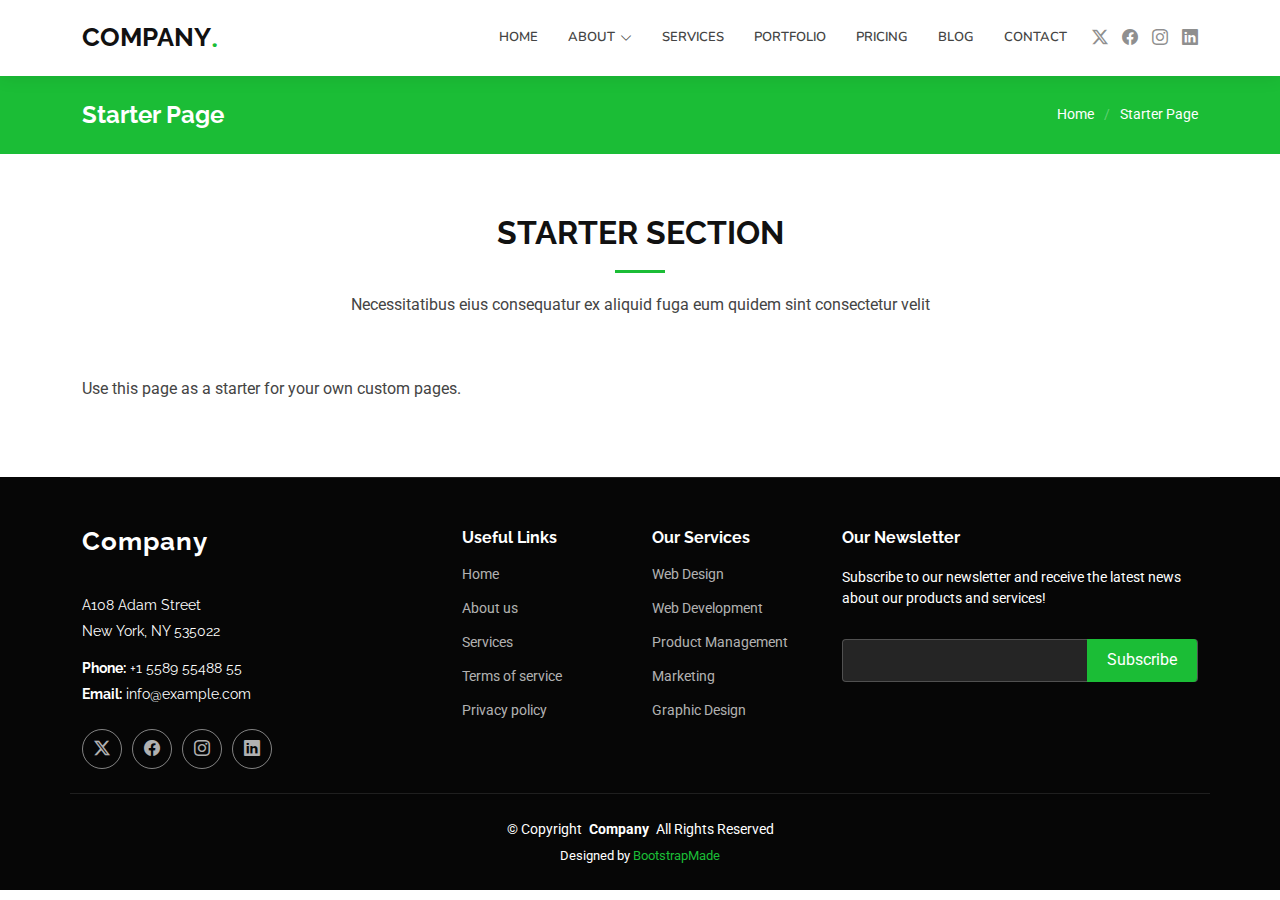
<file: starter-page.html>
<!DOCTYPE html>
<html lang="en">

<head>
  <meta charset="utf-8">
  <meta content="width=device-width, initial-scale=1.0" name="viewport">
  <title>Starter Page - Company Bootstrap Template</title>
  <meta name="description" content="">
  <meta name="keywords" content="">

  <!-- Favicons -->
  <link href="assets/img/favicon.png" rel="icon">
  <link href="assets/img/apple-touch-icon.png" rel="apple-touch-icon">

  <!-- Fonts -->
  <link href="https://fonts.googleapis.com" rel="preconnect">
  <link href="https://fonts.gstatic.com" rel="preconnect" crossorigin>
  <link href="https://fonts.googleapis.com/css2?family=Roboto:ital,wght@0,100;0,300;0,400;0,500;0,700;0,900;1,100;1,300;1,400;1,500;1,700;1,900&family=Raleway:ital,wght@0,100;0,200;0,300;0,400;0,500;0,600;0,700;0,800;0,900;1,100;1,200;1,300;1,400;1,500;1,600;1,700;1,800;1,900&family=Nunito:ital,wght@0,200;0,300;0,400;0,500;0,600;0,700;0,800;0,900;1,200;1,300;1,400;1,500;1,600;1,700;1,800;1,900&display=swap" rel="stylesheet">

  <!-- Vendor CSS Files -->
  <link href="assets/vendor/bootstrap/css/bootstrap.min.css" rel="stylesheet">
  <link href="assets/vendor/bootstrap-icons/bootstrap-icons.css" rel="stylesheet">
  <link href="assets/vendor/aos/aos.css" rel="stylesheet">
  <link href="assets/vendor/glightbox/css/glightbox.min.css" rel="stylesheet">
  <link href="assets/vendor/swiper/swiper-bundle.min.css" rel="stylesheet">

  <!-- Main CSS File -->
  <link href="assets/css/main.css" rel="stylesheet">

  <!-- =======================================================
  * Template Name: Company
  * Template URL: https://bootstrapmade.com/company-free-html-bootstrap-template/
  * Updated: Aug 07 2024 with Bootstrap v5.3.3
  * Author: BootstrapMade.com
  * License: https://bootstrapmade.com/license/
  ======================================================== -->
</head>

<body class="starter-page-page">

  <header id="header" class="header d-flex align-items-center sticky-top">
    <div class="container position-relative d-flex align-items-center">

      <a href="index.html" class="logo d-flex align-items-center me-auto">
        <!-- Uncomment the line below if you also wish to use an image logo -->
        <!-- <img src="assets/img/logo.png" alt=""> -->
        <h1 class="sitename">Company</h1><span>.</span>
      </a>

      <nav id="navmenu" class="navmenu">
        <ul>
          <li><a href="#hero">Home</a></li>
          <li class="dropdown"><a href="about.html"><span>About</span> <i class="bi bi-chevron-down toggle-dropdown"></i></a>
            <ul>
              <li><a href="team.html">Team</a></li>
              <li><a href="testimonials.html">Testimonials</a></li>
              <li class="dropdown"><a href="#"><span>Deep Dropdown</span> <i class="bi bi-chevron-down toggle-dropdown"></i></a>
                <ul>
                  <li><a href="#">Deep Dropdown 1</a></li>
                  <li><a href="#">Deep Dropdown 2</a></li>
                  <li><a href="#">Deep Dropdown 3</a></li>
                  <li><a href="#">Deep Dropdown 4</a></li>
                  <li><a href="#">Deep Dropdown 5</a></li>
                </ul>
              </li>
            </ul>
          </li>
          <li><a href="services.html">Services</a></li>
          <li><a href="portfolio.html">Portfolio</a></li>
          <li><a href="pricing.html">Pricing</a></li>
          <li><a href="blog.html">Blog</a></li>
          <li><a href="contact.html">Contact</a></li>
        </ul>
        <i class="mobile-nav-toggle d-xl-none bi bi-list"></i>
      </nav>

      <div class="header-social-links">
        <a href="#" class="twitter"><i class="bi bi-twitter-x"></i></a>
        <a href="#" class="facebook"><i class="bi bi-facebook"></i></a>
        <a href="#" class="instagram"><i class="bi bi-instagram"></i></a>
        <a href="#" class="linkedin"><i class="bi bi-linkedin"></i></a>
      </div>

    </div>
  </header>

  <main class="main">

    <!-- Page Title -->
    <div class="page-title accent-background">
      <div class="container d-lg-flex justify-content-between align-items-center">
        <h1 class="mb-2 mb-lg-0">Starter Page</h1>
        <nav class="breadcrumbs">
          <ol>
            <li><a href="index.html">Home</a></li>
            <li class="current">Starter Page</li>
          </ol>
        </nav>
      </div>
    </div><!-- End Page Title -->

    <!-- Starter Section Section -->
    <section id="starter-section" class="starter-section section">

      <!-- Section Title -->
      <div class="container section-title" data-aos="fade-up">
        <h2>Starter Section</h2>
        <p>Necessitatibus eius consequatur ex aliquid fuga eum quidem sint consectetur velit</p>
      </div><!-- End Section Title -->

      <div class="container" data-aos="fade-up">
        <p>Use this page as a starter for your own custom pages.</p>
      </div>

    </section><!-- /Starter Section Section -->

  </main>

  <footer id="footer" class="footer dark-background">

    <div class="container footer-top">
      <div class="row gy-4">
        <div class="col-lg-4 col-md-6 footer-about">
          <a href="index.html" class="logo d-flex align-items-center">
            <span class="sitename">Company</span>
          </a>
          <div class="footer-contact pt-3">
            <p>A108 Adam Street</p>
            <p>New York, NY 535022</p>
            <p class="mt-3"><strong>Phone:</strong> <span>+1 5589 55488 55</span></p>
            <p><strong>Email:</strong> <span>info@example.com</span></p>
          </div>
          <div class="social-links d-flex mt-4">
            <a href=""><i class="bi bi-twitter-x"></i></a>
            <a href=""><i class="bi bi-facebook"></i></a>
            <a href=""><i class="bi bi-instagram"></i></a>
            <a href=""><i class="bi bi-linkedin"></i></a>
          </div>
        </div>

        <div class="col-lg-2 col-md-3 footer-links">
          <h4>Useful Links</h4>
          <ul>
            <li><a href="#">Home</a></li>
            <li><a href="#">About us</a></li>
            <li><a href="#">Services</a></li>
            <li><a href="#">Terms of service</a></li>
            <li><a href="#">Privacy policy</a></li>
          </ul>
        </div>

        <div class="col-lg-2 col-md-3 footer-links">
          <h4>Our Services</h4>
          <ul>
            <li><a href="#">Web Design</a></li>
            <li><a href="#">Web Development</a></li>
            <li><a href="#">Product Management</a></li>
            <li><a href="#">Marketing</a></li>
            <li><a href="#">Graphic Design</a></li>
          </ul>
        </div>

        <div class="col-lg-4 col-md-12 footer-newsletter">
          <h4>Our Newsletter</h4>
          <p>Subscribe to our newsletter and receive the latest news about our products and services!</p>
          <form action="forms/newsletter.php" method="post" class="php-email-form">
            <div class="newsletter-form"><input type="email" name="email"><input type="submit" value="Subscribe"></div>
            <div class="loading">Loading</div>
            <div class="error-message"></div>
            <div class="sent-message">Your subscription request has been sent. Thank you!</div>
          </form>
        </div>

      </div>
    </div>

    <div class="container copyright text-center mt-4">
      <p>© <span>Copyright</span> <strong class="px-1 sitename">Company</strong> <span>All Rights Reserved</span></p>
      <div class="credits">
        <!-- All the links in the footer should remain intact. -->
        <!-- You can delete the links only if you've purchased the pro version. -->
        <!-- Licensing information: https://bootstrapmade.com/license/ -->
        <!-- Purchase the pro version with working PHP/AJAX contact form: [buy-url] -->
        Designed by <a href="https://bootstrapmade.com/">BootstrapMade</a>
      </div>
    </div>

  </footer>

  <!-- Scroll Top -->
  <a href="#" id="scroll-top" class="scroll-top d-flex align-items-center justify-content-center"><i class="bi bi-arrow-up-short"></i></a>

  <!-- Preloader -->
  <div id="preloader"></div>

  <!-- Vendor JS Files -->
  <script src="assets/vendor/bootstrap/js/bootstrap.bundle.min.js"></script>
  <script src="assets/vendor/php-email-form/validate.js"></script>
  <script src="assets/vendor/aos/aos.js"></script>
  <script src="assets/vendor/glightbox/js/glightbox.min.js"></script>
  <script src="assets/vendor/imagesloaded/imagesloaded.pkgd.min.js"></script>
  <script src="assets/vendor/isotope-layout/isotope.pkgd.min.js"></script>
  <script src="assets/vendor/waypoints/noframework.waypoints.js"></script>
  <script src="assets/vendor/swiper/swiper-bundle.min.js"></script>

  <!-- Main JS File -->
  <script src="assets/js/main.js"></script>

</body>

</html>
</file>
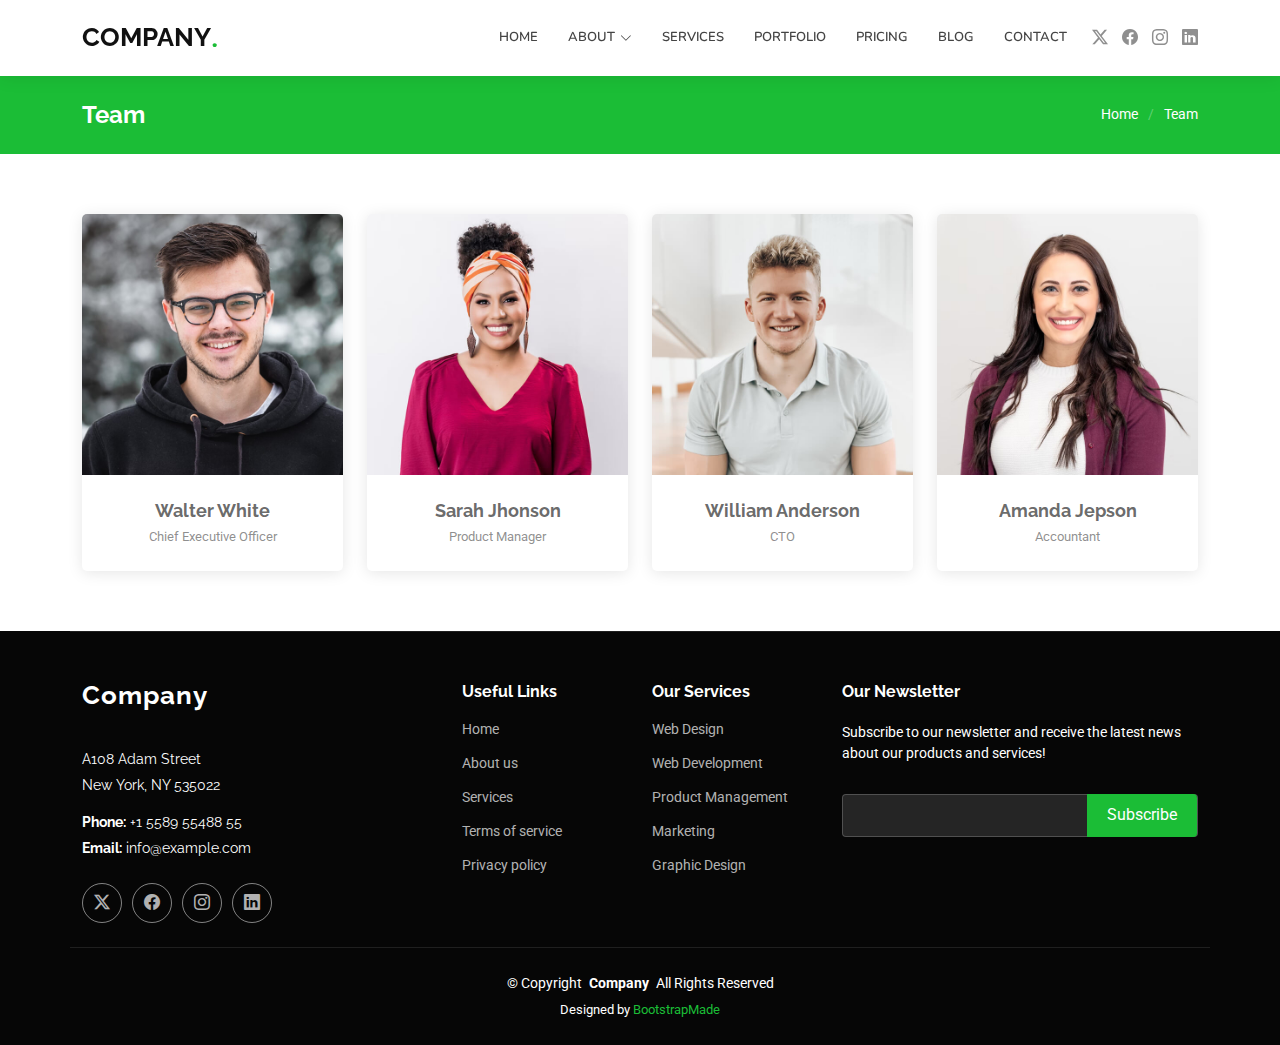
<file: team.html>
<!DOCTYPE html>
<html lang="en">

<head>
  <meta charset="utf-8">
  <meta content="width=device-width, initial-scale=1.0" name="viewport">
  <title>Team - Company Bootstrap Template</title>
  <meta name="description" content="">
  <meta name="keywords" content="">

  <!-- Favicons -->
  <link href="assets/img/favicon.png" rel="icon">
  <link href="assets/img/apple-touch-icon.png" rel="apple-touch-icon">

  <!-- Fonts -->
  <link href="https://fonts.googleapis.com" rel="preconnect">
  <link href="https://fonts.gstatic.com" rel="preconnect" crossorigin>
  <link href="https://fonts.googleapis.com/css2?family=Roboto:ital,wght@0,100;0,300;0,400;0,500;0,700;0,900;1,100;1,300;1,400;1,500;1,700;1,900&family=Raleway:ital,wght@0,100;0,200;0,300;0,400;0,500;0,600;0,700;0,800;0,900;1,100;1,200;1,300;1,400;1,500;1,600;1,700;1,800;1,900&family=Nunito:ital,wght@0,200;0,300;0,400;0,500;0,600;0,700;0,800;0,900;1,200;1,300;1,400;1,500;1,600;1,700;1,800;1,900&display=swap" rel="stylesheet">

  <!-- Vendor CSS Files -->
  <link href="assets/vendor/bootstrap/css/bootstrap.min.css" rel="stylesheet">
  <link href="assets/vendor/bootstrap-icons/bootstrap-icons.css" rel="stylesheet">
  <link href="assets/vendor/aos/aos.css" rel="stylesheet">
  <link href="assets/vendor/glightbox/css/glightbox.min.css" rel="stylesheet">
  <link href="assets/vendor/swiper/swiper-bundle.min.css" rel="stylesheet">

  <!-- Main CSS File -->
  <link href="assets/css/main.css" rel="stylesheet">

  <!-- =======================================================
  * Template Name: Company
  * Template URL: https://bootstrapmade.com/company-free-html-bootstrap-template/
  * Updated: Aug 07 2024 with Bootstrap v5.3.3
  * Author: BootstrapMade.com
  * License: https://bootstrapmade.com/license/
  ======================================================== -->
</head>

<body class="team-page">

  <header id="header" class="header d-flex align-items-center sticky-top">
    <div class="container position-relative d-flex align-items-center">

      <a href="index.html" class="logo d-flex align-items-center me-auto">
        <!-- Uncomment the line below if you also wish to use an image logo -->
        <!-- <img src="assets/img/logo.png" alt=""> -->
        <h1 class="sitename">Company</h1><span>.</span>
      </a>

      <nav id="navmenu" class="navmenu">
        <ul>
          <li><a href="#hero">Home</a></li>
          <li class="dropdown"><a href="about.html"><span>About</span> <i class="bi bi-chevron-down toggle-dropdown"></i></a>
            <ul>
              <li><a href="team.html" class="active">Team</a></li>
              <li><a href="testimonials.html">Testimonials</a></li>
              <li class="dropdown"><a href="#"><span>Deep Dropdown</span> <i class="bi bi-chevron-down toggle-dropdown"></i></a>
                <ul>
                  <li><a href="#">Deep Dropdown 1</a></li>
                  <li><a href="#">Deep Dropdown 2</a></li>
                  <li><a href="#">Deep Dropdown 3</a></li>
                  <li><a href="#">Deep Dropdown 4</a></li>
                  <li><a href="#">Deep Dropdown 5</a></li>
                </ul>
              </li>
            </ul>
          </li>
          <li><a href="services.html">Services</a></li>
          <li><a href="portfolio.html">Portfolio</a></li>
          <li><a href="pricing.html">Pricing</a></li>
          <li><a href="blog.html">Blog</a></li>
          <li><a href="contact.html">Contact</a></li>
        </ul>
        <i class="mobile-nav-toggle d-xl-none bi bi-list"></i>
      </nav>

      <div class="header-social-links">
        <a href="#" class="twitter"><i class="bi bi-twitter-x"></i></a>
        <a href="#" class="facebook"><i class="bi bi-facebook"></i></a>
        <a href="#" class="instagram"><i class="bi bi-instagram"></i></a>
        <a href="#" class="linkedin"><i class="bi bi-linkedin"></i></a>
      </div>

    </div>
  </header>

  <main class="main">

    <!-- Page Title -->
    <div class="page-title accent-background">
      <div class="container d-lg-flex justify-content-between align-items-center">
        <h1 class="mb-2 mb-lg-0">Team</h1>
        <nav class="breadcrumbs">
          <ol>
            <li><a href="index.html">Home</a></li>
            <li class="current">Team</li>
          </ol>
        </nav>
      </div>
    </div><!-- End Page Title -->

    <!-- Team Section -->
    <section id="team" class="team section">

      <div class="container">

        <div class="row gy-4">

          <div class="col-lg-3 col-md-6 d-flex align-items-stretch" data-aos="fade-up" data-aos-delay="100">
            <div class="team-member">
              <div class="member-img">
                <img src="assets/img/team/team-1.jpg" class="img-fluid" alt="">
                <div class="social">
                  <a href=""><i class="bi bi-twitter-x"></i></a>
                  <a href=""><i class="bi bi-facebook"></i></a>
                  <a href=""><i class="bi bi-instagram"></i></a>
                  <a href=""><i class="bi bi-linkedin"></i></a>
                </div>
              </div>
              <div class="member-info">
                <h4>Walter White</h4>
                <span>Chief Executive Officer</span>
              </div>
            </div>
          </div><!-- End Team Member -->

          <div class="col-lg-3 col-md-6 d-flex align-items-stretch" data-aos="fade-up" data-aos-delay="200">
            <div class="team-member">
              <div class="member-img">
                <img src="assets/img/team/team-2.jpg" class="img-fluid" alt="">
                <div class="social">
                  <a href=""><i class="bi bi-twitter-x"></i></a>
                  <a href=""><i class="bi bi-facebook"></i></a>
                  <a href=""><i class="bi bi-instagram"></i></a>
                  <a href=""><i class="bi bi-linkedin"></i></a>
                </div>
              </div>
              <div class="member-info">
                <h4>Sarah Jhonson</h4>
                <span>Product Manager</span>
              </div>
            </div>
          </div><!-- End Team Member -->

          <div class="col-lg-3 col-md-6 d-flex align-items-stretch" data-aos="fade-up" data-aos-delay="300">
            <div class="team-member">
              <div class="member-img">
                <img src="assets/img/team/team-3.jpg" class="img-fluid" alt="">
                <div class="social">
                  <a href=""><i class="bi bi-twitter-x"></i></a>
                  <a href=""><i class="bi bi-facebook"></i></a>
                  <a href=""><i class="bi bi-instagram"></i></a>
                  <a href=""><i class="bi bi-linkedin"></i></a>
                </div>
              </div>
              <div class="member-info">
                <h4>William Anderson</h4>
                <span>CTO</span>
              </div>
            </div>
          </div><!-- End Team Member -->

          <div class="col-lg-3 col-md-6 d-flex align-items-stretch" data-aos="fade-up" data-aos-delay="400">
            <div class="team-member">
              <div class="member-img">
                <img src="assets/img/team/team-4.jpg" class="img-fluid" alt="">
                <div class="social">
                  <a href=""><i class="bi bi-twitter-x"></i></a>
                  <a href=""><i class="bi bi-facebook"></i></a>
                  <a href=""><i class="bi bi-instagram"></i></a>
                  <a href=""><i class="bi bi-linkedin"></i></a>
                </div>
              </div>
              <div class="member-info">
                <h4>Amanda Jepson</h4>
                <span>Accountant</span>
              </div>
            </div>
          </div><!-- End Team Member -->

        </div>

      </div>

    </section><!-- /Team Section -->

  </main>

  <footer id="footer" class="footer dark-background">

    <div class="container footer-top">
      <div class="row gy-4">
        <div class="col-lg-4 col-md-6 footer-about">
          <a href="index.html" class="logo d-flex align-items-center">
            <span class="sitename">Company</span>
          </a>
          <div class="footer-contact pt-3">
            <p>A108 Adam Street</p>
            <p>New York, NY 535022</p>
            <p class="mt-3"><strong>Phone:</strong> <span>+1 5589 55488 55</span></p>
            <p><strong>Email:</strong> <span>info@example.com</span></p>
          </div>
          <div class="social-links d-flex mt-4">
            <a href=""><i class="bi bi-twitter-x"></i></a>
            <a href=""><i class="bi bi-facebook"></i></a>
            <a href=""><i class="bi bi-instagram"></i></a>
            <a href=""><i class="bi bi-linkedin"></i></a>
          </div>
        </div>

        <div class="col-lg-2 col-md-3 footer-links">
          <h4>Useful Links</h4>
          <ul>
            <li><a href="#">Home</a></li>
            <li><a href="#">About us</a></li>
            <li><a href="#">Services</a></li>
            <li><a href="#">Terms of service</a></li>
            <li><a href="#">Privacy policy</a></li>
          </ul>
        </div>

        <div class="col-lg-2 col-md-3 footer-links">
          <h4>Our Services</h4>
          <ul>
            <li><a href="#">Web Design</a></li>
            <li><a href="#">Web Development</a></li>
            <li><a href="#">Product Management</a></li>
            <li><a href="#">Marketing</a></li>
            <li><a href="#">Graphic Design</a></li>
          </ul>
        </div>

        <div class="col-lg-4 col-md-12 footer-newsletter">
          <h4>Our Newsletter</h4>
          <p>Subscribe to our newsletter and receive the latest news about our products and services!</p>
          <form action="forms/newsletter.php" method="post" class="php-email-form">
            <div class="newsletter-form"><input type="email" name="email"><input type="submit" value="Subscribe"></div>
            <div class="loading">Loading</div>
            <div class="error-message"></div>
            <div class="sent-message">Your subscription request has been sent. Thank you!</div>
          </form>
        </div>

      </div>
    </div>

    <div class="container copyright text-center mt-4">
      <p>© <span>Copyright</span> <strong class="px-1 sitename">Company</strong> <span>All Rights Reserved</span></p>
      <div class="credits">
        <!-- All the links in the footer should remain intact. -->
        <!-- You can delete the links only if you've purchased the pro version. -->
        <!-- Licensing information: https://bootstrapmade.com/license/ -->
        <!-- Purchase the pro version with working PHP/AJAX contact form: [buy-url] -->
        Designed by <a href="https://bootstrapmade.com/">BootstrapMade</a>
      </div>
    </div>

  </footer>

  <!-- Scroll Top -->
  <a href="#" id="scroll-top" class="scroll-top d-flex align-items-center justify-content-center"><i class="bi bi-arrow-up-short"></i></a>

  <!-- Preloader -->
  <div id="preloader"></div>

  <!-- Vendor JS Files -->
  <script src="assets/vendor/bootstrap/js/bootstrap.bundle.min.js"></script>
  <script src="assets/vendor/php-email-form/validate.js"></script>
  <script src="assets/vendor/aos/aos.js"></script>
  <script src="assets/vendor/glightbox/js/glightbox.min.js"></script>
  <script src="assets/vendor/imagesloaded/imagesloaded.pkgd.min.js"></script>
  <script src="assets/vendor/isotope-layout/isotope.pkgd.min.js"></script>
  <script src="assets/vendor/waypoints/noframework.waypoints.js"></script>
  <script src="assets/vendor/swiper/swiper-bundle.min.js"></script>

  <!-- Main JS File -->
  <script src="assets/js/main.js"></script>

</body>

</html>
</file>
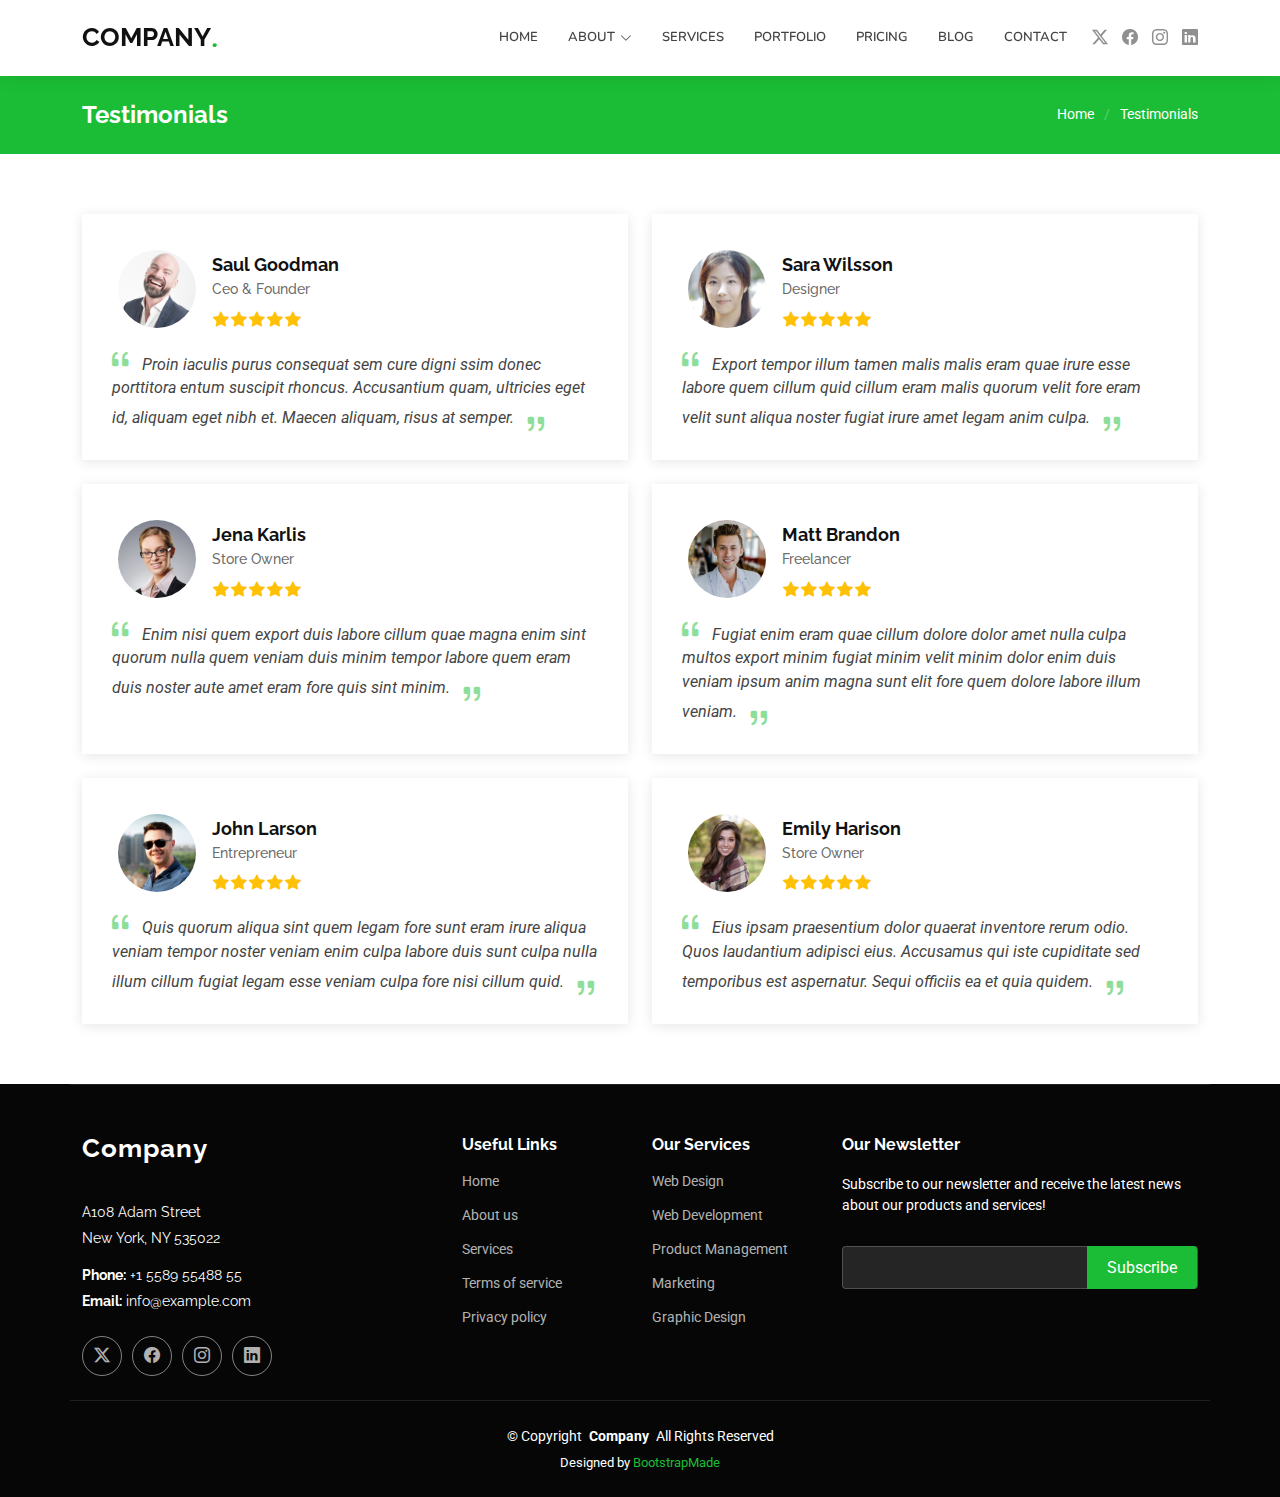
<file: testimonials.html>
<!DOCTYPE html>
<html lang="en">

<head>
  <meta charset="utf-8">
  <meta content="width=device-width, initial-scale=1.0" name="viewport">
  <title>Testimonials - Company Bootstrap Template</title>
  <meta name="description" content="">
  <meta name="keywords" content="">

  <!-- Favicons -->
  <link href="assets/img/favicon.png" rel="icon">
  <link href="assets/img/apple-touch-icon.png" rel="apple-touch-icon">

  <!-- Fonts -->
  <link href="https://fonts.googleapis.com" rel="preconnect">
  <link href="https://fonts.gstatic.com" rel="preconnect" crossorigin>
  <link href="https://fonts.googleapis.com/css2?family=Roboto:ital,wght@0,100;0,300;0,400;0,500;0,700;0,900;1,100;1,300;1,400;1,500;1,700;1,900&family=Raleway:ital,wght@0,100;0,200;0,300;0,400;0,500;0,600;0,700;0,800;0,900;1,100;1,200;1,300;1,400;1,500;1,600;1,700;1,800;1,900&family=Nunito:ital,wght@0,200;0,300;0,400;0,500;0,600;0,700;0,800;0,900;1,200;1,300;1,400;1,500;1,600;1,700;1,800;1,900&display=swap" rel="stylesheet">

  <!-- Vendor CSS Files -->
  <link href="assets/vendor/bootstrap/css/bootstrap.min.css" rel="stylesheet">
  <link href="assets/vendor/bootstrap-icons/bootstrap-icons.css" rel="stylesheet">
  <link href="assets/vendor/aos/aos.css" rel="stylesheet">
  <link href="assets/vendor/glightbox/css/glightbox.min.css" rel="stylesheet">
  <link href="assets/vendor/swiper/swiper-bundle.min.css" rel="stylesheet">

  <!-- Main CSS File -->
  <link href="assets/css/main.css" rel="stylesheet">

  <!-- =======================================================
  * Template Name: Company
  * Template URL: https://bootstrapmade.com/company-free-html-bootstrap-template/
  * Updated: Aug 07 2024 with Bootstrap v5.3.3
  * Author: BootstrapMade.com
  * License: https://bootstrapmade.com/license/
  ======================================================== -->
</head>

<body class="testimonials-page">

  <header id="header" class="header d-flex align-items-center sticky-top">
    <div class="container position-relative d-flex align-items-center">

      <a href="index.html" class="logo d-flex align-items-center me-auto">
        <!-- Uncomment the line below if you also wish to use an image logo -->
        <!-- <img src="assets/img/logo.png" alt=""> -->
        <h1 class="sitename">Company</h1><span>.</span>
      </a>

      <nav id="navmenu" class="navmenu">
        <ul>
          <li><a href="#hero">Home</a></li>
          <li class="dropdown"><a href="about.html"><span>About</span> <i class="bi bi-chevron-down toggle-dropdown"></i></a>
            <ul>
              <li><a href="team.html">Team</a></li>
              <li><a href="testimonials.html" class="active">Testimonials</a></li>
              <li class="dropdown"><a href="#"><span>Deep Dropdown</span> <i class="bi bi-chevron-down toggle-dropdown"></i></a>
                <ul>
                  <li><a href="#">Deep Dropdown 1</a></li>
                  <li><a href="#">Deep Dropdown 2</a></li>
                  <li><a href="#">Deep Dropdown 3</a></li>
                  <li><a href="#">Deep Dropdown 4</a></li>
                  <li><a href="#">Deep Dropdown 5</a></li>
                </ul>
              </li>
            </ul>
          </li>
          <li><a href="services.html">Services</a></li>
          <li><a href="portfolio.html">Portfolio</a></li>
          <li><a href="pricing.html">Pricing</a></li>
          <li><a href="blog.html">Blog</a></li>
          <li><a href="contact.html">Contact</a></li>
        </ul>
        <i class="mobile-nav-toggle d-xl-none bi bi-list"></i>
      </nav>

      <div class="header-social-links">
        <a href="#" class="twitter"><i class="bi bi-twitter-x"></i></a>
        <a href="#" class="facebook"><i class="bi bi-facebook"></i></a>
        <a href="#" class="instagram"><i class="bi bi-instagram"></i></a>
        <a href="#" class="linkedin"><i class="bi bi-linkedin"></i></a>
      </div>

    </div>
  </header>

  <main class="main">

    <!-- Page Title -->
    <div class="page-title accent-background">
      <div class="container d-lg-flex justify-content-between align-items-center">
        <h1 class="mb-2 mb-lg-0">Testimonials</h1>
        <nav class="breadcrumbs">
          <ol>
            <li><a href="index.html">Home</a></li>
            <li class="current">Testimonials</li>
          </ol>
        </nav>
      </div>
    </div><!-- End Page Title -->

    <!-- Testimonials Section -->
    <section id="testimonials" class="testimonials section">

      <div class="container">

        <div class="row gy-4">

          <div class="col-lg-6" data-aos="fade-up" data-aos-delay="100">
            <div class="testimonial-item">
              <img src="assets/img/testimonials/testimonials-1.jpg" class="testimonial-img" alt="">
              <h3>Saul Goodman</h3>
              <h4>Ceo &amp; Founder</h4>
              <div class="stars">
                <i class="bi bi-star-fill"></i><i class="bi bi-star-fill"></i><i class="bi bi-star-fill"></i><i class="bi bi-star-fill"></i><i class="bi bi-star-fill"></i>
              </div>
              <p>
                <i class="bi bi-quote quote-icon-left"></i>
                <span>Proin iaculis purus consequat sem cure digni ssim donec porttitora entum suscipit rhoncus. Accusantium quam, ultricies eget id, aliquam eget nibh et. Maecen aliquam, risus at semper.</span>
                <i class="bi bi-quote quote-icon-right"></i>
              </p>
            </div>
          </div><!-- End testimonial item -->

          <div class="col-lg-6" data-aos="fade-up" data-aos-delay="200">
            <div class="testimonial-item">
              <img src="assets/img/testimonials/testimonials-2.jpg" class="testimonial-img" alt="">
              <h3>Sara Wilsson</h3>
              <h4>Designer</h4>
              <div class="stars">
                <i class="bi bi-star-fill"></i><i class="bi bi-star-fill"></i><i class="bi bi-star-fill"></i><i class="bi bi-star-fill"></i><i class="bi bi-star-fill"></i>
              </div>
              <p>
                <i class="bi bi-quote quote-icon-left"></i>
                <span>Export tempor illum tamen malis malis eram quae irure esse labore quem cillum quid cillum eram malis quorum velit fore eram velit sunt aliqua noster fugiat irure amet legam anim culpa.</span>
                <i class="bi bi-quote quote-icon-right"></i>
              </p>
            </div>
          </div><!-- End testimonial item -->

          <div class="col-lg-6" data-aos="fade-up" data-aos-delay="300">
            <div class="testimonial-item">
              <img src="assets/img/testimonials/testimonials-3.jpg" class="testimonial-img" alt="">
              <h3>Jena Karlis</h3>
              <h4>Store Owner</h4>
              <div class="stars">
                <i class="bi bi-star-fill"></i><i class="bi bi-star-fill"></i><i class="bi bi-star-fill"></i><i class="bi bi-star-fill"></i><i class="bi bi-star-fill"></i>
              </div>
              <p>
                <i class="bi bi-quote quote-icon-left"></i>
                <span>Enim nisi quem export duis labore cillum quae magna enim sint quorum nulla quem veniam duis minim tempor labore quem eram duis noster aute amet eram fore quis sint minim.</span>
                <i class="bi bi-quote quote-icon-right"></i>
              </p>
            </div>
          </div><!-- End testimonial item -->

          <div class="col-lg-6" data-aos="fade-up" data-aos-delay="400">
            <div class="testimonial-item">
              <img src="assets/img/testimonials/testimonials-4.jpg" class="testimonial-img" alt="">
              <h3>Matt Brandon</h3>
              <h4>Freelancer</h4>
              <div class="stars">
                <i class="bi bi-star-fill"></i><i class="bi bi-star-fill"></i><i class="bi bi-star-fill"></i><i class="bi bi-star-fill"></i><i class="bi bi-star-fill"></i>
              </div>
              <p>
                <i class="bi bi-quote quote-icon-left"></i>
                <span>Fugiat enim eram quae cillum dolore dolor amet nulla culpa multos export minim fugiat minim velit minim dolor enim duis veniam ipsum anim magna sunt elit fore quem dolore labore illum veniam.</span>
                <i class="bi bi-quote quote-icon-right"></i>
              </p>
            </div>
          </div><!-- End testimonial item -->

          <div class="col-lg-6" data-aos="fade-up" data-aos-delay="500">
            <div class="testimonial-item">
              <img src="assets/img/testimonials/testimonials-5.jpg" class="testimonial-img" alt="">
              <h3>John Larson</h3>
              <h4>Entrepreneur</h4>
              <div class="stars">
                <i class="bi bi-star-fill"></i><i class="bi bi-star-fill"></i><i class="bi bi-star-fill"></i><i class="bi bi-star-fill"></i><i class="bi bi-star-fill"></i>
              </div>
              <p>
                <i class="bi bi-quote quote-icon-left"></i>
                <span>Quis quorum aliqua sint quem legam fore sunt eram irure aliqua veniam tempor noster veniam enim culpa labore duis sunt culpa nulla illum cillum fugiat legam esse veniam culpa fore nisi cillum quid.</span>
                <i class="bi bi-quote quote-icon-right"></i>
              </p>
            </div>
          </div><!-- End testimonial item -->

          <div class="col-lg-6" data-aos="fade-up" data-aos-delay="600">
            <div class="testimonial-item">
              <img src="assets/img/testimonials/testimonials-6.jpg" class="testimonial-img" alt="">
              <h3>Emily Harison</h3>
              <h4>Store Owner</h4>
              <div class="stars">
                <i class="bi bi-star-fill"></i><i class="bi bi-star-fill"></i><i class="bi bi-star-fill"></i><i class="bi bi-star-fill"></i><i class="bi bi-star-fill"></i>
              </div>
              <p>
                <i class="bi bi-quote quote-icon-left"></i>
                <span>Eius ipsam praesentium dolor quaerat inventore rerum odio. Quos laudantium adipisci eius. Accusamus qui iste cupiditate sed temporibus est aspernatur. Sequi officiis ea et quia quidem.</span>
                <i class="bi bi-quote quote-icon-right"></i>
              </p>
            </div>
          </div><!-- End testimonial item -->

        </div>

      </div>

    </section><!-- /Testimonials Section -->

  </main>

  <footer id="footer" class="footer dark-background">

    <div class="container footer-top">
      <div class="row gy-4">
        <div class="col-lg-4 col-md-6 footer-about">
          <a href="index.html" class="logo d-flex align-items-center">
            <span class="sitename">Company</span>
          </a>
          <div class="footer-contact pt-3">
            <p>A108 Adam Street</p>
            <p>New York, NY 535022</p>
            <p class="mt-3"><strong>Phone:</strong> <span>+1 5589 55488 55</span></p>
            <p><strong>Email:</strong> <span>info@example.com</span></p>
          </div>
          <div class="social-links d-flex mt-4">
            <a href=""><i class="bi bi-twitter-x"></i></a>
            <a href=""><i class="bi bi-facebook"></i></a>
            <a href=""><i class="bi bi-instagram"></i></a>
            <a href=""><i class="bi bi-linkedin"></i></a>
          </div>
        </div>

        <div class="col-lg-2 col-md-3 footer-links">
          <h4>Useful Links</h4>
          <ul>
            <li><a href="#">Home</a></li>
            <li><a href="#">About us</a></li>
            <li><a href="#">Services</a></li>
            <li><a href="#">Terms of service</a></li>
            <li><a href="#">Privacy policy</a></li>
          </ul>
        </div>

        <div class="col-lg-2 col-md-3 footer-links">
          <h4>Our Services</h4>
          <ul>
            <li><a href="#">Web Design</a></li>
            <li><a href="#">Web Development</a></li>
            <li><a href="#">Product Management</a></li>
            <li><a href="#">Marketing</a></li>
            <li><a href="#">Graphic Design</a></li>
          </ul>
        </div>

        <div class="col-lg-4 col-md-12 footer-newsletter">
          <h4>Our Newsletter</h4>
          <p>Subscribe to our newsletter and receive the latest news about our products and services!</p>
          <form action="forms/newsletter.php" method="post" class="php-email-form">
            <div class="newsletter-form"><input type="email" name="email"><input type="submit" value="Subscribe"></div>
            <div class="loading">Loading</div>
            <div class="error-message"></div>
            <div class="sent-message">Your subscription request has been sent. Thank you!</div>
          </form>
        </div>

      </div>
    </div>

    <div class="container copyright text-center mt-4">
      <p>© <span>Copyright</span> <strong class="px-1 sitename">Company</strong> <span>All Rights Reserved</span></p>
      <div class="credits">
        <!-- All the links in the footer should remain intact. -->
        <!-- You can delete the links only if you've purchased the pro version. -->
        <!-- Licensing information: https://bootstrapmade.com/license/ -->
        <!-- Purchase the pro version with working PHP/AJAX contact form: [buy-url] -->
        Designed by <a href="https://bootstrapmade.com/">BootstrapMade</a>
      </div>
    </div>

  </footer>

  <!-- Scroll Top -->
  <a href="#" id="scroll-top" class="scroll-top d-flex align-items-center justify-content-center"><i class="bi bi-arrow-up-short"></i></a>

  <!-- Preloader -->
  <div id="preloader"></div>

  <!-- Vendor JS Files -->
  <script src="assets/vendor/bootstrap/js/bootstrap.bundle.min.js"></script>
  <script src="assets/vendor/php-email-form/validate.js"></script>
  <script src="assets/vendor/aos/aos.js"></script>
  <script src="assets/vendor/glightbox/js/glightbox.min.js"></script>
  <script src="assets/vendor/imagesloaded/imagesloaded.pkgd.min.js"></script>
  <script src="assets/vendor/isotope-layout/isotope.pkgd.min.js"></script>
  <script src="assets/vendor/waypoints/noframework.waypoints.js"></script>
  <script src="assets/vendor/swiper/swiper-bundle.min.js"></script>

  <!-- Main JS File -->
  <script src="assets/js/main.js"></script>

</body>

</html>
</file>
<file: assets/css/main.css>
/**
* Template Name: Company
* Template URL: https://bootstrapmade.com/company-free-html-bootstrap-template/
* Updated: Aug 07 2024 with Bootstrap v5.3.3
* Author: BootstrapMade.com
* License: https://bootstrapmade.com/license/
*/

/*--------------------------------------------------------------
# Font & Color Variables
# Help: https://bootstrapmade.com/color-system/
--------------------------------------------------------------*/
/* Fonts */
:root {
  --default-font: "Roboto",  system-ui, -apple-system, "Segoe UI", Roboto, "Helvetica Neue", Arial, "Noto Sans", "Liberation Sans", sans-serif, "Apple Color Emoji", "Segoe UI Emoji", "Segoe UI Symbol", "Noto Color Emoji";
  --heading-font: "Raleway",  sans-serif;
  --nav-font: "Nunito",  sans-serif;
}

/* Global Colors - The following color variables are used throughout the website. Updating them here will change the color scheme of the entire website */
:root { 
  --background-color: #ffffff; /* Background color for the entire website, including individual sections */
  --default-color: #444444; /* Default color used for the majority of the text content across the entire website */
  --heading-color: #111111; /* Color for headings, subheadings and title throughout the website */
  --accent-color: #1bbd36; /* Accent color that represents your brand on the website. It's used for buttons, links, and other elements that need to stand out */
  --surface-color: #ffffff; /* The surface color is used as a background of boxed elements within sections, such as cards, icon boxes, or other elements that require a visual separation from the global background. */
  --contrast-color: #ffffff; /* Contrast color for text, ensuring readability against backgrounds of accent, heading, or default colors. */
}

/* Nav Menu Colors - The following color variables are used specifically for the navigation menu. They are separate from the global colors to allow for more customization options */
:root {
  --nav-color: #444444;  /* The default color of the main navmenu links */
  --nav-hover-color: #1bbd36; /* Applied to main navmenu links when they are hovered over or active */
  --nav-mobile-background-color: #ffffff; /* Used as the background color for mobile navigation menu */
  --nav-dropdown-background-color: #ffffff; /* Used as the background color for dropdown items that appear when hovering over primary navigation items */
  --nav-dropdown-color: #444444; /* Used for navigation links of the dropdown items in the navigation menu. */
  --nav-dropdown-hover-color: #1bbd36; /* Similar to --nav-hover-color, this color is applied to dropdown navigation links when they are hovered over. */
}

/* Color Presets - These classes override global colors when applied to any section or element, providing reuse of the sam color scheme. */

.light-background {
  --background-color: #f7f7f7;
  --surface-color: #ffffff;
}

.dark-background {
  --background-color: #060606;
  --default-color: #ffffff;
  --heading-color: #ffffff;
  --surface-color: #252525;
  --contrast-color: #ffffff;
}

.accent-background {
  --background-color: #1bbd36;
  --default-color: #ffffff;
  --heading-color: #ffffff;
  --accent-color: #ffffff;
  --surface-color: #2ae149;
  --contrast-color: #ffffff;
}

/* Smooth scroll */
:root {
  scroll-behavior: smooth;
}

/*--------------------------------------------------------------
# General Styling & Shared Classes
--------------------------------------------------------------*/
body {
  color: var(--default-color);
  background-color: var(--background-color);
  font-family: var(--default-font);
}

a {
  color: var(--accent-color);
  text-decoration: none;
  transition: 0.3s;
}

a:hover {
  color: color-mix(in srgb, var(--accent-color), transparent 25%);
  text-decoration: none;
}

h1,
h2,
h3,
h4,
h5,
h6 {
  color: var(--heading-color);
  font-family: var(--heading-font);
}

/* PHP Email Form Messages
------------------------------*/
.php-email-form .error-message {
  display: none;
  background: #df1529;
  color: #ffffff;
  text-align: left;
  padding: 15px;
  margin-bottom: 24px;
  font-weight: 600;
}

.php-email-form .sent-message {
  display: none;
  color: #ffffff;
  background: #059652;
  text-align: center;
  padding: 15px;
  margin-bottom: 24px;
  font-weight: 600;
}

.php-email-form .loading {
  display: none;
  background: var(--surface-color);
  text-align: center;
  padding: 15px;
  margin-bottom: 24px;
}

.php-email-form .loading:before {
  content: "";
  display: inline-block;
  border-radius: 50%;
  width: 24px;
  height: 24px;
  margin: 0 10px -6px 0;
  border: 3px solid var(--accent-color);
  border-top-color: var(--surface-color);
  animation: php-email-form-loading 1s linear infinite;
}

@keyframes php-email-form-loading {
  0% {
    transform: rotate(0deg);
  }

  100% {
    transform: rotate(360deg);
  }
}

/*--------------------------------------------------------------
# Global Header
--------------------------------------------------------------*/
.header {
  color: var(--default-color);
  background-color: var(--background-color);
  padding: 10px 0;
  transition: all 0.5s;
  z-index: 997;
  box-shadow: 0px 0 18px rgba(0, 0, 0, 0.1);
}

.header .logo {
  line-height: 1;
}

.header .logo img {
  max-height: 36px;
  margin-right: 8px;
}

.header .logo h1 {
  font-size: 26px;
  margin: 0;
  font-weight: 700;
  text-transform: uppercase;
  color: var(--heading-color);
}

.header .logo span {
  color: var(--accent-color);
  font-size: 26px;
  font-weight: 700;
}

.header .header-social-links {
  padding: 0 0 0 15px;
}

.header .header-social-links a {
  color: color-mix(in srgb, var(--default-color), transparent 40%);
  padding-left: 10px;
  display: inline-block;
  transition: 0.3s;
  font-size: 16px;
}

.header .header-social-links a:hover {
  color: var(--accent-color);
}

.header .header-social-links a i {
  line-height: 0px;
}

@media (max-width: 1200px) {
  .header .logo {
    order: 1;
  }

  .header .logo h1 {
    font-size: 24px;
  }

  .header .header-social-links {
    order: 2;
    padding: 0 15px 0 0;
  }

  .header .navmenu {
    order: 3;
  }
}

/*--------------------------------------------------------------
# Navigation Menu
--------------------------------------------------------------*/
/* Navmenu - Desktop */
@media (min-width: 1200px) {
  .navmenu {
    padding: 0;
  }

  .navmenu ul {
    margin: 0;
    padding: 0;
    display: flex;
    list-style: none;
    align-items: center;
  }

  .navmenu li {
    position: relative;
  }

  .navmenu a,
  .navmenu a:focus {
    color: var(--nav-color);
    padding: 18px 15px;
    font-size: 13px;
    font-family: var(--nav-font);
    text-transform: uppercase;
    font-weight: 600;
    display: flex;
    align-items: center;
    justify-content: space-between;
    white-space: nowrap;
    transition: 0.3s;
  }

  .navmenu a i,
  .navmenu a:focus i {
    font-size: 12px;
    line-height: 0;
    margin-left: 5px;
    transition: 0.3s;
  }

  .navmenu li:last-child a {
    padding-right: 0;
  }

  .navmenu li:hover>a,
  .navmenu .active,
  .navmenu .active:focus {
    color: var(--nav-hover-color);
  }

  .navmenu .dropdown ul {
    margin: 0;
    padding: 10px 0;
    background: var(--nav-dropdown-background-color);
    display: block;
    position: absolute;
    visibility: hidden;
    left: 14px;
    top: 130%;
    opacity: 0;
    transition: 0.3s;
    border-radius: 4px;
    z-index: 99;
    box-shadow: 0px 0px 30px rgba(0, 0, 0, 0.1);
  }

  .navmenu .dropdown ul li {
    min-width: 200px;
  }

  .navmenu .dropdown ul a {
    padding: 10px 20px;
    font-size: 15px;
    text-transform: none;
    color: var(--nav-dropdown-color);
  }

  .navmenu .dropdown ul a i {
    font-size: 12px;
  }

  .navmenu .dropdown ul a:hover,
  .navmenu .dropdown ul .active:hover,
  .navmenu .dropdown ul li:hover>a {
    color: var(--nav-dropdown-hover-color);
  }

  .navmenu .dropdown:hover>ul {
    opacity: 1;
    top: 100%;
    visibility: visible;
  }

  .navmenu .dropdown .dropdown ul {
    top: 0;
    left: -90%;
    visibility: hidden;
  }

  .navmenu .dropdown .dropdown:hover>ul {
    opacity: 1;
    top: 0;
    left: -100%;
    visibility: visible;
  }
}

/* Navmenu - Mobile */
@media (max-width: 1199px) {
  .mobile-nav-toggle {
    color: var(--nav-color);
    font-size: 28px;
    line-height: 0;
    margin-right: 10px;
    cursor: pointer;
    transition: color 0.3s;
  }

  .navmenu {
    padding: 0;
    z-index: 9997;
  }

  .navmenu ul {
    display: none;
    list-style: none;
    position: absolute;
    inset: 60px 20px 20px 20px;
    padding: 10px 0;
    margin: 0;
    border-radius: 6px;
    background-color: var(--nav-mobile-background-color);
    overflow-y: auto;
    transition: 0.3s;
    z-index: 9998;
    box-shadow: 0px 0px 30px rgba(0, 0, 0, 0.1);
  }

  .navmenu a,
  .navmenu a:focus {
    color: var(--nav-dropdown-color);
    padding: 10px 20px;
    font-family: var(--nav-font);
    font-size: 17px;
    font-weight: 500;
    display: flex;
    align-items: center;
    justify-content: space-between;
    white-space: nowrap;
    transition: 0.3s;
  }

  .navmenu a i,
  .navmenu a:focus i {
    font-size: 12px;
    line-height: 0;
    margin-left: 5px;
    width: 30px;
    height: 30px;
    display: flex;
    align-items: center;
    justify-content: center;
    border-radius: 50%;
    transition: 0.3s;
    background-color: color-mix(in srgb, var(--accent-color), transparent 90%);
  }

  .navmenu a i:hover,
  .navmenu a:focus i:hover {
    background-color: var(--accent-color);
    color: var(--contrast-color);
  }

  .navmenu a:hover,
  .navmenu .active,
  .navmenu .active:focus {
    color: var(--nav-dropdown-hover-color);
  }

  .navmenu .active i,
  .navmenu .active:focus i {
    background-color: var(--accent-color);
    color: var(--contrast-color);
    transform: rotate(180deg);
  }

  .navmenu .dropdown ul {
    position: static;
    display: none;
    z-index: 99;
    padding: 10px 0;
    margin: 10px 20px;
    background-color: var(--nav-dropdown-background-color);
    border: 1px solid color-mix(in srgb, var(--default-color), transparent 90%);
    box-shadow: none;
    transition: all 0.5s ease-in-out;
  }

  .navmenu .dropdown ul ul {
    background-color: rgba(33, 37, 41, 0.1);
  }

  .navmenu .dropdown>.dropdown-active {
    display: block;
    background-color: rgba(33, 37, 41, 0.03);
  }

  .mobile-nav-active {
    overflow: hidden;
  }

  .mobile-nav-active .mobile-nav-toggle {
    color: #fff;
    position: absolute;
    font-size: 32px;
    top: 15px;
    right: 15px;
    margin-right: 0;
    z-index: 9999;
  }

  .mobile-nav-active .navmenu {
    position: fixed;
    overflow: hidden;
    inset: 0;
    background: rgba(33, 37, 41, 0.8);
    transition: 0.3s;
  }

  .mobile-nav-active .navmenu>ul {
    display: block;
  }
}

/*--------------------------------------------------------------
# Global Footer
--------------------------------------------------------------*/
.footer {
  color: var(--default-color);
  background-color: var(--background-color);
  font-size: 14px;
  position: relative;
}

.footer .footer-top {
  padding-top: 50px;
  border-top: 1px solid color-mix(in srgb, var(--default-color), transparent 90%);
}

.footer .footer-about .logo {
  line-height: 1;
  margin-bottom: 25px;
}

.footer .footer-about .logo img {
  max-height: 40px;
  margin-right: 6px;
}

.footer .footer-about .logo span {
  font-size: 26px;
  font-weight: 700;
  letter-spacing: 1px;
  font-family: var(--heading-font);
  color: var(--heading-color);
}

.footer .footer-about p {
  font-size: 14px;
  font-family: var(--heading-font);
}

.footer .social-links a {
  display: flex;
  align-items: center;
  justify-content: center;
  width: 40px;
  height: 40px;
  border-radius: 50%;
  border: 1px solid color-mix(in srgb, var(--default-color), transparent 50%);
  font-size: 16px;
  color: color-mix(in srgb, var(--default-color), transparent 30%);
  margin-right: 10px;
  transition: 0.3s;
}

.footer .social-links a:hover {
  color: var(--accent-color);
  border-color: var(--accent-color);
}

.footer h4 {
  font-size: 16px;
  font-weight: bold;
  position: relative;
  padding-bottom: 12px;
}

.footer .footer-links {
  margin-bottom: 30px;
}

.footer .footer-links ul {
  list-style: none;
  padding: 0;
  margin: 0;
}

.footer .footer-links ul i {
  padding-right: 2px;
  font-size: 12px;
  line-height: 0;
}

.footer .footer-links ul li {
  padding: 10px 0;
  display: flex;
  align-items: center;
}

.footer .footer-links ul li:first-child {
  padding-top: 0;
}

.footer .footer-links ul a {
  color: color-mix(in srgb, var(--default-color), transparent 30%);
  display: inline-block;
  line-height: 1;
}

.footer .footer-links ul a:hover {
  color: var(--accent-color);
}

.footer .footer-contact p {
  margin-bottom: 5px;
}

.footer .footer-newsletter .newsletter-form {
  margin-top: 30px;
  margin-bottom: 15px;
  padding: 6px 8px;
  position: relative;
  border-radius: 4px;
  border: 1px solid color-mix(in srgb, var(--default-color), transparent 80%);
  display: flex;
  background-color: var(--surface-color);
  transition: 0.3s;
}

.footer .footer-newsletter .newsletter-form:focus-within {
  border-color: var(--accent-color);
}

.footer .footer-newsletter .newsletter-form input[type=email] {
  border: 0;
  padding: 4px;
  width: 100%;
  background-color: var(--surface-color);
  color: var(--default-color);
}

.footer .footer-newsletter .newsletter-form input[type=email]:focus-visible {
  outline: none;
}

.footer .footer-newsletter .newsletter-form input[type=submit] {
  border: 0;
  font-size: 16px;
  padding: 0 20px;
  margin: -7px -8px -7px 0;
  background: var(--accent-color);
  color: var(--contrast-color);
  transition: 0.3s;
  border-radius: 0 4px 4px 0;
}

.footer .footer-newsletter .newsletter-form input[type=submit]:hover {
  background: color-mix(in srgb, var(--accent-color), transparent 20%);
}

.footer .copyright {
  padding: 25px 0;
  border-top: 1px solid color-mix(in srgb, var(--default-color), transparent 90%);
}

.footer .copyright p {
  margin-bottom: 0;
}

.footer .credits {
  margin-top: 6px;
  font-size: 13px;
}

/*--------------------------------------------------------------
# Preloader
--------------------------------------------------------------*/
#preloader {
  position: fixed;
  inset: 0;
  z-index: 999999;
  overflow: hidden;
  background: var(--background-color);
  transition: all 0.6s ease-out;
}

#preloader:before {
  content: "";
  position: fixed;
  top: calc(50% - 30px);
  left: calc(50% - 30px);
  border: 6px solid #ffffff;
  border-color: var(--accent-color) transparent var(--accent-color) transparent;
  border-radius: 50%;
  width: 60px;
  height: 60px;
  animation: animate-preloader 1.5s linear infinite;
}

@keyframes animate-preloader {
  0% {
    transform: rotate(0deg);
  }

  100% {
    transform: rotate(360deg);
  }
}

/*--------------------------------------------------------------
# Scroll Top Button
--------------------------------------------------------------*/
.scroll-top {
  position: fixed;
  visibility: hidden;
  opacity: 0;
  right: 15px;
  bottom: 15px;
  z-index: 99999;
  background-color: var(--accent-color);
  width: 40px;
  height: 40px;
  border-radius: 4px;
  transition: all 0.4s;
}

.scroll-top i {
  font-size: 24px;
  color: var(--contrast-color);
  line-height: 0;
}

.scroll-top:hover {
  background-color: color-mix(in srgb, var(--accent-color), transparent 20%);
  color: var(--contrast-color);
}

.scroll-top.active {
  visibility: visible;
  opacity: 1;
}

/*--------------------------------------------------------------
# Disable aos animation delay on mobile devices
--------------------------------------------------------------*/
@media screen and (max-width: 768px) {
  [data-aos-delay] {
    transition-delay: 0 !important;
  }
}

/*--------------------------------------------------------------
# Global Page Titles & Breadcrumbs
--------------------------------------------------------------*/
.page-title {
  color: var(--default-color);
  background-color: var(--background-color);
  padding: 25px 0;
  position: relative;
}

.page-title h1 {
  font-size: 24px;
  font-weight: 700;
}

.page-title .breadcrumbs ol {
  display: flex;
  flex-wrap: wrap;
  list-style: none;
  padding: 0;
  margin: 0;
  font-size: 14px;
  font-weight: 400;
}

.page-title .breadcrumbs ol li+li {
  padding-left: 10px;
}

.page-title .breadcrumbs ol li+li::before {
  content: "/";
  display: inline-block;
  padding-right: 10px;
  color: color-mix(in srgb, var(--default-color), transparent 70%);
}

/*--------------------------------------------------------------
# Global Sections
--------------------------------------------------------------*/
section,
.section {
  color: var(--default-color);
  background-color: var(--background-color);
  padding: 60px 0;
  scroll-margin-top: 100px;
  overflow: clip;
}

@media (max-width: 1199px) {

  section,
  .section {
    scroll-margin-top: 66px;
  }
}

/*--------------------------------------------------------------
# Global Section Titles
--------------------------------------------------------------*/
.section-title {
  text-align: center;
  padding-bottom: 60px;
  position: relative;
}

.section-title h2 {
  font-size: 32px;
  font-weight: 700;
  margin-bottom: 20px;
  text-transform: uppercase;
  padding-bottom: 20px;
  position: relative;
}

.section-title h2:after {
  content: "";
  position: absolute;
  display: block;
  width: 50px;
  height: 3px;
  background: var(--accent-color);
  left: 0;
  right: 0;
  bottom: 0;
  margin: auto;
}

.section-title p {
  margin-bottom: 0;
}

/*--------------------------------------------------------------
# Hero Section
--------------------------------------------------------------*/
.hero {
  padding: 0;
}

.hero .carousel {
  width: 100%;
  min-height: calc(100vh - 75px);
  padding: 0;
  margin: 0;
  position: relative;
}

@media (max-height: 500px),
(max-width: 1200px) {
  .hero .carousel {
    min-height: calc(100vh - 48px);
  }
}

.hero img {
  position: absolute;
  inset: 0;
  display: block;
  width: 100%;
  height: 100%;
  object-fit: cover;
  z-index: 1;
}

.hero .carousel-item {
  position: absolute;
  inset: 0;
  background-size: cover;
  background-position: center;
  background-repeat: no-repeat;
  display: flex;
  justify-content: center;
  align-items: flex-end;
}

.hero .container {
  background: color-mix(in srgb, var(--surface-color), transparent 40%);
  position: relative;
  text-align: center;
  padding-top: 30px;
  padding-bottom: 30px;
  margin-bottom: 50px;
  border-top: 4px solid var(--accent-color);
  z-index: 3;
}

@media (max-width: 1200px) {
  .hero .container {
    margin-left: 50px;
    margin-right: 50px;
  }
}

.hero h2 {
  margin-bottom: 20px;
  font-size: 36px;
  font-weight: 700;
}

@media (max-width: 768px) {
  .hero h2 {
    font-size: 30px;
  }
}

.hero .btn-get-started {
  font-weight: 500;
  font-size: 15px;
  letter-spacing: 1px;
  display: inline-block;
  padding: 8px 32px;
  transition: 0.5s;
  margin: 10px;
  border-radius: 4px;
  color: var(--contrast-color);
  border: 2px solid var(--accent-color);
}

.hero .btn-get-started:hover {
  background: var(--accent-color);
  color: var(--contrast-color);
}

.hero .carousel-control-prev {
  justify-content: start;
}

@media (min-width: 640px) {
  .hero .carousel-control-prev {
    padding-left: 15px;
  }
}

.hero .carousel-control-next {
  justify-content: end;
}

@media (min-width: 640px) {
  .hero .carousel-control-next {
    padding-right: 15px;
  }
}

.hero .carousel-control-next-icon,
.hero .carousel-control-prev-icon {
  background: none;
  font-size: 26px;
  line-height: 0;
  background: color-mix(in srgb, var(--default-color), transparent 90%);
  border-radius: 50px;
  color: var(--contrast-color);
  transition: 0.3s;
  width: 54px;
  height: 54px;
  display: flex;
  align-items: center;
  justify-content: center;
}

.hero .carousel-control-prev,
.hero .carousel-control-next {
  transition: 0.3s;
  opacity: 0.5;
}

.hero .carousel-control-prev:focus,
.hero .carousel-control-next:focus {
  opacity: 0.5;
}

.hero .carousel-control-prev:hover,
.hero .carousel-control-next:hover {
  opacity: 0.9;
}

.hero .carousel-control-prev:hover .carousel-control-next-icon,
.hero .carousel-control-prev:hover .carousel-control-prev-icon,
.hero .carousel-control-next:hover .carousel-control-next-icon,
.hero .carousel-control-next:hover .carousel-control-prev-icon {
  background: var(--accent-color);
  color: var(--default-color);
}

.hero .carousel-indicators li {
  cursor: pointer;
  background: var(--default-color);
  overflow: hidden;
  border: 0;
  width: 12px;
  height: 12px;
  border-radius: 50px;
  opacity: 0.6;
  transition: 0.3s;
}

.hero .carousel-indicators li.active {
  opacity: 1;
  background: var(--accent-color);
}

/*--------------------------------------------------------------
# About Section
--------------------------------------------------------------*/
.about .inner-title {
  font-size: 2.75rem;
  font-weight: 700;
  margin: 30px 0;
}

@media (min-width: 991px) {
  .about .inner-title {
    max-width: 65%;
    margin: 0 0 80px 0;
  }
}

.about .our-story {
  padding: 40px;
  background-color: color-mix(in srgb, var(--default-color), transparent 96%);
}

@media (min-width: 991px) {
  .about .our-story {
    padding-right: 35%;
  }
}

.about .our-story h4 {
  text-transform: uppercase;
  font-size: 1.1rem;
  color: color-mix(in srgb, var(--default-color), transparent 50%);
}

.about .our-story h3 {
  font-size: 2.25rem;
  font-weight: 700;
  color: color-mix(in srgb, var(--default-color), transparent 20%);
}

.about .our-story p:last-child {
  margin-bottom: 0;
}

.about ul {
  list-style: none;
  padding: 0;
  font-size: 15px;
}

.about ul li {
  padding: 5px 0;
  display: flex;
  align-items: center;
}

.about ul i {
  font-size: 1.25rem;
  margin-right: 0.5rem;
  line-height: 1.2;
  color: var(--accent-color);
}

.about .watch-video i {
  font-size: 2rem;
  transition: 0.3s;
  color: var(--accent-color);
}

.about .watch-video a {
  font-weight: 600;
  color: color-mix(in srgb, var(--default-color), transparent 20%);
  margin-left: 8px;
  transition: 0.3s;
}

.about .watch-video:hover a {
  color: var(--accent-color);
}

.about .about-img {
  min-height: 400px;
  position: relative;
}

@media (min-width: 992px) {
  .about .about-img {
    position: absolute;
    top: 0;
    right: 0;
    min-height: 600px;
  }
}

.about .about-img img {
  position: absolute;
  inset: 0;
  display: block;
  width: 100%;
  height: 100%;
  object-fit: cover;
  object-position: center;
  z-index: 1;
}

/*--------------------------------------------------------------
# Services Section
--------------------------------------------------------------*/
.services .service-item {
  background-color: var(--surface-color);
  box-shadow: 0px 5px 90px 0px rgba(0, 0, 0, 0.1);
  height: 100%;
  padding: 60px 30px;
  text-align: center;
  transition: 0.3s;
  border-radius: 5px;
}

.services .service-item .icon {
  margin: 0 auto;
  width: 100px;
  height: 100px;
  display: flex;
  align-items: center;
  justify-content: center;
  transition: ease-in-out 0.3s;
  position: relative;
}

.services .service-item .icon i {
  font-size: 36px;
  transition: 0.5s;
  position: relative;
}

.services .service-item .icon svg {
  position: absolute;
  top: 0;
  left: 0;
}

.services .service-item .icon svg path {
  transition: 0.5s;
  fill: color-mix(in srgb, var(--default-color), transparent 95%);
}

.services .service-item h3 {
  font-weight: 700;
  margin: 10px 0 15px 0;
  font-size: 22px;
}

.services .service-item p {
  line-height: 24px;
  font-size: 14px;
  margin-bottom: 0;
}

.services .service-item:hover {
  box-shadow: 0px 5px 35px 0px rgba(0, 0, 0, 0.1);
}

.services .service-item.item-cyan i {
  color: #0dcaf0;
}

.services .service-item.item-cyan:hover .icon i {
  color: #fff;
}

.services .service-item.item-cyan:hover .icon path {
  fill: #0dcaf0;
}

.services .service-item.item-orange i {
  color: #fd7e14;
}

.services .service-item.item-orange:hover .icon i {
  color: #fff;
}

.services .service-item.item-orange:hover .icon path {
  fill: #fd7e14;
}

.services .service-item.item-teal i {
  color: #20c997;
}

.services .service-item.item-teal:hover .icon i {
  color: #fff;
}

.services .service-item.item-teal:hover .icon path {
  fill: #20c997;
}

.services .service-item.item-red i {
  color: #df1529;
}

.services .service-item.item-red:hover .icon i {
  color: #fff;
}

.services .service-item.item-red:hover .icon path {
  fill: #df1529;
}

.services .service-item.item-indigo i {
  color: #6610f2;
}

.services .service-item.item-indigo:hover .icon i {
  color: #fff;
}

.services .service-item.item-indigo:hover .icon path {
  fill: #6610f2;
}

.services .service-item.item-pink i {
  color: #f3268c;
}

.services .service-item.item-pink:hover .icon i {
  color: #fff;
}

.services .service-item.item-pink:hover .icon path {
  fill: #f3268c;
}

/*--------------------------------------------------------------
# Portfolio Section
--------------------------------------------------------------*/
.portfolio .portfolio-filters {
  padding: 0;
  margin: 0 auto 20px auto;
  list-style: none;
  text-align: center;
}

.portfolio .portfolio-filters li {
  cursor: pointer;
  display: inline-block;
  padding: 8px 20px 10px 20px;
  margin: 0;
  font-size: 15px;
  font-weight: 500;
  line-height: 1;
  margin-bottom: 5px;
  border-radius: 4px;
  transition: all 0.3s ease-in-out;
  font-family: var(--heading-font);
}

.portfolio .portfolio-filters li:hover,
.portfolio .portfolio-filters li.filter-active {
  color: var(--contrast-color);
  background-color: var(--accent-color);
}

.portfolio .portfolio-filters li:first-child {
  margin-left: 0;
}

.portfolio .portfolio-filters li:last-child {
  margin-right: 0;
}

@media (max-width: 575px) {
  .portfolio .portfolio-filters li {
    font-size: 14px;
    margin: 0 0 10px 0;
  }
}

.portfolio .portfolio-item {
  position: relative;
  overflow: hidden;
}

.portfolio .portfolio-item .portfolio-info {
  opacity: 0;
  position: absolute;
  left: 12px;
  right: 12px;
  bottom: -100%;
  z-index: 3;
  transition: all ease-in-out 0.5s;
  background: color-mix(in srgb, var(--surface-color), transparent 10%);
  padding: 15px;
}

.portfolio .portfolio-item .portfolio-info h4 {
  font-size: 18px;
  font-weight: 600;
  padding-right: 50px;
}

.portfolio .portfolio-item .portfolio-info p {
  color: color-mix(in srgb, var(--default-color), transparent 30%);
  font-size: 14px;
  margin-bottom: 0;
  padding-right: 50px;
}

.portfolio .portfolio-item .portfolio-info .preview-link,
.portfolio .portfolio-item .portfolio-info .details-link {
  position: absolute;
  right: 50px;
  font-size: 24px;
  top: calc(50% - 14px);
  color: color-mix(in srgb, var(--default-color), transparent 30%);
  transition: 0.3s;
  line-height: 0;
}

.portfolio .portfolio-item .portfolio-info .preview-link:hover,
.portfolio .portfolio-item .portfolio-info .details-link:hover {
  color: var(--accent-color);
}

.portfolio .portfolio-item .portfolio-info .details-link {
  right: 14px;
  font-size: 28px;
}

.portfolio .portfolio-item:hover .portfolio-info {
  opacity: 1;
  bottom: 0;
}

/*--------------------------------------------------------------
# Clients Section
--------------------------------------------------------------*/
.clients .clients-wrap {
  border-top: 1px solid color-mix(in srgb, var(--default-color), transparent 85%);
  border-left: 1px solid color-mix(in srgb, var(--default-color), transparent 85%);
}

.clients .client-logo {
  background-color: var(--surface-color);
  display: flex;
  justify-content: center;
  align-items: center;
  border-right: 1px solid color-mix(in srgb, var(--default-color), transparent 85%);
  border-bottom: 1px solid color-mix(in srgb, var(--default-color), transparent 85%);
  overflow: hidden;
}

.clients .client-logo img {
  padding: 50px;
  max-width: 80%;
  transition: 0.3s;
}

@media (max-width: 640px) {
  .clients .client-logo img {
    padding: 30px;
    max-width: 50%;
  }
}

.clients .client-logo:hover img {
  transform: scale(1.1);
}

/*--------------------------------------------------------------
# Skills Section
--------------------------------------------------------------*/
.skills .progress {
  height: 60px;
  display: block;
  background: none;
  border-radius: 0;
}

.skills .progress .skill {
  color: var(--heading-color);
  padding: 0;
  margin: 0 0 6px 0;
  text-transform: uppercase;
  display: block;
  font-weight: 600;
  font-family: var(--heading-font);
}

.skills .progress .skill .val {
  float: right;
  font-style: normal;
}

.skills .progress-bar-wrap {
  background: color-mix(in srgb, var(--default-color), transparent 90%);
  height: 10px;
}

.skills .progress-bar {
  width: 1px;
  height: 10px;
  transition: 0.9s;
  background-color: var(--accent-color);
}

/*--------------------------------------------------------------
# Team Section
--------------------------------------------------------------*/
.team .team-member {
  background-color: var(--surface-color);
  box-shadow: 0px 2px 15px rgba(0, 0, 0, 0.1);
  overflow: hidden;
  border-radius: 5px;
}

.team .team-member .member-img {
  position: relative;
  overflow: hidden;
}

.team .team-member .social {
  position: absolute;
  left: 0;
  bottom: 0;
  right: 0;
  height: 40px;
  opacity: 0;
  transition: ease-in-out 0.3s;
  background: color-mix(in srgb, var(--background-color), transparent 20%);
  display: flex;
  align-items: center;
  justify-content: center;
}

.team .team-member .social a {
  transition: color 0.3s;
  color: var(--heading-color);
  margin: 0 10px;
  display: inline-flex;
  align-items: center;
  justify-content: center;
}

.team .team-member .social a i {
  line-height: 0;
}

.team .team-member .social a:hover {
  color: var(--accent-color);
}

.team .team-member .social i {
  font-size: 18px;
  margin: 0 2px;
}

.team .team-member .member-info {
  padding: 25px 15px;
  text-align: center;
}

.team .team-member .member-info h4 {
  font-weight: 700;
  margin-bottom: 5px;
  font-size: 18px;
  color: color-mix(in srgb, var(--default-color), transparent 20%);
}

.team .team-member .member-info span {
  display: block;
  font-size: 13px;
  font-weight: 400;
  color: color-mix(in srgb, var(--default-color), transparent 40%);
}

.team .team-member .member-info p {
  font-style: italic;
  font-size: 14px;
  line-height: 26px;
  color: color-mix(in srgb, var(--default-color), transparent 40%);
}

.team .team-member:hover .social {
  opacity: 1;
}

/*--------------------------------------------------------------
# Testimonials Section
--------------------------------------------------------------*/
.testimonials .testimonial-item {
  background-color: var(--surface-color);
  box-shadow: 0px 2px 12px rgba(0, 0, 0, 0.1);
  padding: 30px;
  position: relative;
  height: 100%;
}

.testimonials .testimonial-item .testimonial-img {
  width: 90px;
  border-radius: 50px;
  border: 6px solid var(--background-color);
  float: left;
  margin: 0 10px 0 0;
}

.testimonials .testimonial-item h3 {
  font-size: 18px;
  font-weight: bold;
  margin: 10px 0 5px 0;
}

.testimonials .testimonial-item h4 {
  font-size: 14px;
  color: color-mix(in srgb, var(--default-color), transparent 20%);
  margin: 0;
}

.testimonials .testimonial-item .stars {
  margin: 10px 0;
}

.testimonials .testimonial-item .stars i {
  color: #ffc107;
  margin: 0 1px;
}

.testimonials .testimonial-item .quote-icon-left,
.testimonials .testimonial-item .quote-icon-right {
  color: color-mix(in srgb, var(--accent-color), transparent 50%);
  font-size: 26px;
  line-height: 0;
}

.testimonials .testimonial-item .quote-icon-left {
  display: inline-block;
  left: -5px;
  position: relative;
}

.testimonials .testimonial-item .quote-icon-right {
  display: inline-block;
  right: -5px;
  position: relative;
  top: 10px;
  transform: scale(-1, -1);
}

.testimonials .testimonial-item p {
  font-style: italic;
  margin: 15px 0 0 0;
  padding: 0;
}

/*--------------------------------------------------------------
# Features Section
--------------------------------------------------------------*/
.features .features-item {
  background-color: var(--surface-color);
  display: flex;
  align-items: center;
  padding: 20px;
  transition: 0.3s;
  border: 1px solid color-mix(in srgb, var(--default-color), transparent 90%);
  position: relative;
}

.features .features-item i {
  font-size: 32px;
  padding-right: 10px;
  line-height: 0;
}

.features .features-item h3 {
  font-weight: 700;
  margin: 0;
  padding: 0;
  line-height: 1;
  font-size: 16px;
}

.features .features-item h3 a {
  color: var(--heading-color);
  transition: 0.3s;
}

.features .features-item:hover {
  border-color: var(--accent-color);
}

.features .features-item:hover h3 a {
  color: var(--accent-color);
}

/*--------------------------------------------------------------
# Service Details Section
--------------------------------------------------------------*/
.service-details .services-list {
  background-color: var(--surface-color);
  padding: 10px 30px;
  border: 1px solid color-mix(in srgb, var(--default-color), transparent 90%);
  margin-bottom: 20px;
}

.service-details .services-list a {
  display: block;
  line-height: 1;
  padding: 8px 0 8px 15px;
  border-left: 3px solid color-mix(in srgb, var(--default-color), transparent 70%);
  margin: 20px 0;
  color: color-mix(in srgb, var(--default-color), transparent 20%);
  transition: 0.3s;
}

.service-details .services-list a.active {
  color: var(--heading-color);
  font-weight: 700;
  border-color: var(--accent-color);
}

.service-details .services-list a:hover {
  border-color: var(--accent-color);
}

.service-details .services-img {
  margin-bottom: 20px;
}

.service-details h3 {
  font-size: 26px;
  font-weight: 700;
}

.service-details h4 {
  font-size: 20px;
  font-weight: 700;
}

.service-details p {
  font-size: 15px;
}

.service-details ul {
  list-style: none;
  padding: 0;
  font-size: 15px;
}

.service-details ul li {
  padding: 5px 0;
  display: flex;
  align-items: center;
}

.service-details ul i {
  font-size: 20px;
  margin-right: 8px;
  color: var(--accent-color);
}

/*--------------------------------------------------------------
# Portfolio Details Section
--------------------------------------------------------------*/
.portfolio-details .portfolio-details-slider img {
  width: 100%;
}

.portfolio-details .swiper-wrapper {
  height: auto;
}

.portfolio-details .swiper-button-prev,
.portfolio-details .swiper-button-next {
  width: 48px;
  height: 48px;
}

.portfolio-details .swiper-button-prev:after,
.portfolio-details .swiper-button-next:after {
  color: rgba(255, 255, 255, 0.8);
  background-color: rgba(0, 0, 0, 0.15);
  font-size: 24px;
  border-radius: 50%;
  width: 48px;
  height: 48px;
  display: flex;
  align-items: center;
  justify-content: center;
  transition: 0.3s;
}

.portfolio-details .swiper-button-prev:hover:after,
.portfolio-details .swiper-button-next:hover:after {
  background-color: rgba(0, 0, 0, 0.3);
}

@media (max-width: 575px) {

  .portfolio-details .swiper-button-prev,
  .portfolio-details .swiper-button-next {
    display: none;
  }
}

.portfolio-details .swiper-pagination {
  margin-top: 20px;
  position: relative;
}

.portfolio-details .swiper-pagination .swiper-pagination-bullet {
  width: 10px;
  height: 10px;
  background-color: color-mix(in srgb, var(--default-color), transparent 85%);
  opacity: 1;
}

.portfolio-details .swiper-pagination .swiper-pagination-bullet-active {
  background-color: var(--accent-color);
}

.portfolio-details .portfolio-info h3 {
  font-size: 22px;
  font-weight: 700;
  margin-bottom: 20px;
  padding-bottom: 20px;
  position: relative;
}

.portfolio-details .portfolio-info h3:after {
  content: "";
  position: absolute;
  display: block;
  width: 50px;
  height: 3px;
  background: var(--accent-color);
  left: 0;
  bottom: 0;
}

.portfolio-details .portfolio-info ul {
  list-style: none;
  padding: 0;
  font-size: 15px;
}

.portfolio-details .portfolio-info ul li {
  display: flex;
  flex-direction: column;
  padding-bottom: 15px;
}

.portfolio-details .portfolio-info ul strong {
  text-transform: uppercase;
  font-weight: 400;
  color: color-mix(in srgb, var(--default-color), transparent 50%);
  font-size: 14px;
}

.portfolio-details .portfolio-info .btn-visit {
  padding: 8px 40px;
  background: var(--accent-color);
  color: var(--contrast-color);
  border-radius: 50px;
  transition: 0.3s;
}

.portfolio-details .portfolio-info .btn-visit:hover {
  background: color-mix(in srgb, var(--accent-color), transparent 20%);
}

.portfolio-details .portfolio-description h2 {
  font-size: 26px;
  font-weight: 700;
  margin-bottom: 20px;
}

.portfolio-details .portfolio-description p {
  padding: 0;
}

.portfolio-details .portfolio-description .testimonial-item {
  padding: 30px 30px 0 30px;
  position: relative;
  background: color-mix(in srgb, var(--default-color), transparent 97%);
  margin-bottom: 50px;
}

.portfolio-details .portfolio-description .testimonial-item .testimonial-img {
  width: 90px;
  border-radius: 50px;
  border: 6px solid var(--background-color);
  float: left;
  margin: 0 10px 0 0;
}

.portfolio-details .portfolio-description .testimonial-item h3 {
  font-size: 18px;
  font-weight: bold;
  margin: 15px 0 5px 0;
  padding-top: 20px;
}

.portfolio-details .portfolio-description .testimonial-item h4 {
  font-size: 14px;
  color: #6c757d;
  margin: 0;
}

.portfolio-details .portfolio-description .testimonial-item .quote-icon-left,
.portfolio-details .portfolio-description .testimonial-item .quote-icon-right {
  color: color-mix(in srgb, var(--accent-color), transparent 50%);
  font-size: 26px;
  line-height: 0;
}

.portfolio-details .portfolio-description .testimonial-item .quote-icon-left {
  display: inline-block;
  left: -5px;
  position: relative;
}

.portfolio-details .portfolio-description .testimonial-item .quote-icon-right {
  display: inline-block;
  right: -5px;
  position: relative;
  top: 10px;
  transform: scale(-1, -1);
}

.portfolio-details .portfolio-description .testimonial-item p {
  font-style: italic;
  margin: 0 0 15px 0 0 0;
  padding: 0;
}

/*--------------------------------------------------------------
# Pricing Section
--------------------------------------------------------------*/
.pricing .pricing-item {
  background-color: color-mix(in srgb, var(--accent-color), transparent 96%);
  padding: 40px 40px;
  height: 100%;
  border-radius: 15px;
}

.pricing h3 {
  font-weight: 600;
  margin-bottom: 15px;
  font-size: 20px;
}

.pricing h4 {
  color: var(--accent-color);
  font-size: 48px;
  font-weight: 700;
  font-family: var(--heading-font);
  margin-bottom: 0;
}

.pricing h4 sup {
  font-size: 28px;
}

.pricing h4 span {
  color: color-mix(in srgb, var(--default-color), transparent 50%);
  font-size: 18px;
  font-weight: 500;
}

.pricing .description {
  font-size: 14px;
}

.pricing .cta-btn {
  border: 1px solid var(--default-color);
  color: var(--default-color);
  display: block;
  text-align: center;
  padding: 10px 35px;
  border-radius: 5px;
  font-size: 16px;
  font-weight: 500;
  font-family: var(--heading-font);
  transition: 0.3s;
  margin-top: 20px;
  margin-bottom: 6px;
}

.pricing .cta-btn:hover {
  background: var(--accent-color);
  color: var(--contrast-color);
  border-color: var(--accent-color);
}

.pricing ul {
  padding: 0;
  list-style: none;
  color: color-mix(in srgb, var(--default-color), transparent 30%);
  text-align: left;
  line-height: 20px;
}

.pricing ul li {
  padding: 10px 0;
  display: flex;
  align-items: center;
}

.pricing ul li:last-child {
  padding-bottom: 0;
}

.pricing ul i {
  color: #059652;
  font-size: 24px;
  padding-right: 3px;
}

.pricing ul .na {
  color: color-mix(in srgb, var(--default-color), transparent 60%);
}

.pricing ul .na i {
  color: color-mix(in srgb, var(--default-color), transparent 60%);
}

.pricing ul .na span {
  text-decoration: line-through;
}

.pricing .featured {
  position: relative;
}

.pricing .featured .popular {
  position: absolute;
  top: 15px;
  right: 15px;
  background-color: var(--accent-color);
  color: var(--contrast-color);
  padding: 4px 15px 6px 15px;
  margin: 0;
  border-radius: 5px;
  font-size: 14px;
  font-weight: 500;
}

.pricing .featured .cta-btn {
  background: var(--accent-color);
  color: var(--contrast-color);
  border-color: var(--accent-color);
}

@media (max-width: 992px) {
  .pricing .box {
    max-width: 60%;
    margin: 0 auto 30px auto;
  }
}

@media (max-width: 767px) {
  .pricing .box {
    max-width: 80%;
    margin: 0 auto 30px auto;
  }
}

@media (max-width: 420px) {
  .pricing .box {
    max-width: 100%;
    margin: 0 auto 30px auto;
  }
}

/*--------------------------------------------------------------
# Blog Posts Section
--------------------------------------------------------------*/
.blog-posts article {
  background-color: var(--surface-color);
  box-shadow: 0px 2px 20px rgba(0, 0, 0, 0.1);
  transition: 0.3s;
}

.blog-posts .post-img img {
  transition: 0.5s;
}

.blog-posts .post-date {
  background-color: var(--accent-color);
  color: var(--contrast-color);
  position: absolute;
  right: 0;
  bottom: 0;
  text-transform: uppercase;
  font-size: 13px;
  padding: 6px 12px;
  font-weight: 500;
}

.blog-posts .post-content {
  padding: 30px;
}

.blog-posts .post-title {
  font-size: 20px;
  color: var(--heading-color);
  font-weight: 700;
  transition: 0.3s;
  margin-bottom: 15px;
}

.blog-posts .meta i {
  font-size: 16px;
  color: var(--accent-color);
}

.blog-posts .meta span {
  font-size: 15px;
  color: color-mix(in srgb, var(--default-color), transparent 40%);
}

.blog-posts p {
  margin-top: 20px;
}

.blog-posts hr {
  color: color-mix(in srgb, var(--default-color), transparent 60%);
  margin-bottom: 15px;
}

.blog-posts .readmore {
  display: flex;
  align-items: center;
  font-weight: 600;
  line-height: 1;
  transition: 0.3s;
  color: color-mix(in srgb, var(--heading-color), transparent 20%);
}

.blog-posts .readmore i {
  line-height: 0;
  margin-left: 6px;
  font-size: 16px;
}

.blog-posts article:hover .post-title,
.blog-posts article:hover .readmore {
  color: var(--accent-color);
}

.blog-posts article:hover .post-img img {
  transform: scale(1.1);
}

/*--------------------------------------------------------------
# Blog Pagination Section
--------------------------------------------------------------*/
.blog-pagination {
  padding-top: 0;
  color: color-mix(in srgb, var(--default-color), transparent 40%);
}

.blog-pagination ul {
  display: flex;
  padding: 0;
  margin: 0;
  list-style: none;
}

.blog-pagination li {
  margin: 0 5px;
  transition: 0.3s;
}

.blog-pagination li a {
  color: color-mix(in srgb, var(--default-color), transparent 40%);
  padding: 7px 16px;
  display: flex;
  align-items: center;
  justify-content: center;
}

.blog-pagination li a.active,
.blog-pagination li a:hover {
  background: var(--accent-color);
  color: var(--contrast-color);
}

.blog-pagination li a.active a,
.blog-pagination li a:hover a {
  color: var(--contrast-color);
}

/*--------------------------------------------------------------
# Blog Details Section
--------------------------------------------------------------*/
.blog-details {
  padding-bottom: 30px;
}

.blog-details .article {
  background-color: var(--surface-color);
  padding: 30px;
  box-shadow: 0 4px 16px rgba(0, 0, 0, 0.1);
}

.blog-details .post-img {
  margin: -30px -30px 20px -30px;
  overflow: hidden;
}

.blog-details .title {
  color: var(--heading-color);
  font-size: 28px;
  font-weight: 700;
  padding: 0;
  margin: 30px 0;
}

.blog-details .content {
  margin-top: 20px;
}

.blog-details .content h3 {
  font-size: 22px;
  margin-top: 30px;
  font-weight: bold;
}

.blog-details .content blockquote {
  overflow: hidden;
  background-color: color-mix(in srgb, var(--default-color), transparent 95%);
  padding: 60px;
  position: relative;
  text-align: center;
  margin: 20px 0;
}

.blog-details .content blockquote p {
  color: var(--default-color);
  line-height: 1.6;
  margin-bottom: 0;
  font-style: italic;
  font-weight: 500;
  font-size: 22px;
}

.blog-details .content blockquote:after {
  content: "";
  position: absolute;
  left: 0;
  top: 0;
  bottom: 0;
  width: 3px;
  background-color: var(--accent-color);
  margin-top: 20px;
  margin-bottom: 20px;
}

.blog-details .meta-top {
  margin-top: 20px;
  color: color-mix(in srgb, var(--default-color), transparent 40%);
}

.blog-details .meta-top ul {
  display: flex;
  flex-wrap: wrap;
  list-style: none;
  align-items: center;
  padding: 0;
  margin: 0;
}

.blog-details .meta-top ul li+li {
  padding-left: 20px;
}

.blog-details .meta-top i {
  font-size: 16px;
  margin-right: 8px;
  line-height: 0;
  color: color-mix(in srgb, var(--default-color), transparent 40%);
}

.blog-details .meta-top a {
  color: color-mix(in srgb, var(--default-color), transparent 40%);
  font-size: 14px;
  display: inline-block;
  line-height: 1;
}

.blog-details .meta-bottom {
  padding-top: 10px;
  border-top: 1px solid color-mix(in srgb, var(--default-color), transparent 90%);
}

.blog-details .meta-bottom i {
  color: color-mix(in srgb, var(--default-color), transparent 40%);
  display: inline;
}

.blog-details .meta-bottom a {
  color: color-mix(in srgb, var(--default-color), transparent 40%);
  transition: 0.3s;
}

.blog-details .meta-bottom a:hover {
  color: var(--accent-color);
}

.blog-details .meta-bottom .cats {
  list-style: none;
  display: inline;
  padding: 0 20px 0 0;
  font-size: 14px;
}

.blog-details .meta-bottom .cats li {
  display: inline-block;
}

.blog-details .meta-bottom .tags {
  list-style: none;
  display: inline;
  padding: 0;
  font-size: 14px;
}

.blog-details .meta-bottom .tags li {
  display: inline-block;
}

.blog-details .meta-bottom .tags li+li::before {
  padding-right: 6px;
  color: var(--default-color);
  content: ",";
}

.blog-details .meta-bottom .share {
  font-size: 16px;
}

.blog-details .meta-bottom .share i {
  padding-left: 5px;
}

/*--------------------------------------------------------------
# Blog Comments Section
--------------------------------------------------------------*/
.blog-comments {
  padding: 10px 0;
}

.blog-comments .comments-count {
  font-weight: bold;
}

.blog-comments .comment {
  margin-top: 30px;
  position: relative;
}

.blog-comments .comment .comment-img {
  margin-right: 14px;
}

.blog-comments .comment .comment-img img {
  width: 60px;
}

.blog-comments .comment h5 {
  font-size: 16px;
  margin-bottom: 2px;
}

.blog-comments .comment h5 a {
  font-weight: bold;
  color: var(--default-color);
  transition: 0.3s;
}

.blog-comments .comment h5 a:hover {
  color: var(--accent-color);
}

.blog-comments .comment h5 .reply {
  padding-left: 10px;
  color: color-mix(in srgb, var(--default-color), transparent 20%);
}

.blog-comments .comment h5 .reply i {
  font-size: 20px;
}

.blog-comments .comment time {
  display: block;
  font-size: 14px;
  color: color-mix(in srgb, var(--default-color), transparent 40%);
  margin-bottom: 5px;
}

.blog-comments .comment.comment-reply {
  padding-left: 40px;
}

/*--------------------------------------------------------------
# Comment Form Section
--------------------------------------------------------------*/
.comment-form {
  padding-top: 10px;
}

.comment-form form {
  background-color: var(--surface-color);
  margin-top: 30px;
  padding: 30px;
  box-shadow: 0 4px 16px rgba(0, 0, 0, 0.1);
}

.comment-form form h4 {
  font-weight: bold;
  font-size: 22px;
}

.comment-form form p {
  font-size: 14px;
}

.comment-form form input {
  background-color: var(--surface-color);
  color: var(--default-color);
  border: 1px solid color-mix(in srgb, var(--default-color), transparent 70%);
  font-size: 14px;
  border-radius: 4px;
  padding: 10px 10px;
}

.comment-form form input:focus {
  color: var(--default-color);
  background-color: var(--surface-color);
  box-shadow: none;
  border-color: var(--accent-color);
}

.comment-form form input::placeholder {
  color: color-mix(in srgb, var(--default-color), transparent 50%);
}

.comment-form form textarea {
  background-color: var(--surface-color);
  color: var(--default-color);
  border: 1px solid color-mix(in srgb, var(--default-color), transparent 70%);
  border-radius: 4px;
  padding: 10px 10px;
  font-size: 14px;
  height: 120px;
}

.comment-form form textarea:focus {
  color: var(--default-color);
  box-shadow: none;
  border-color: var(--accent-color);
  background-color: var(--surface-color);
}

.comment-form form textarea::placeholder {
  color: color-mix(in srgb, var(--default-color), transparent 50%);
}

.comment-form form .form-group {
  margin-bottom: 25px;
}

.comment-form form .btn-primary {
  border-radius: 4px;
  padding: 10px 20px;
  border: 0;
  background-color: var(--accent-color);
  color: var(--contrast-color);
}

.comment-form form .btn-primary:hover {
  color: var(--contrast-color);
  background-color: color-mix(in srgb, var(--accent-color), transparent 20%);
}

/*--------------------------------------------------------------
# Contact Section
--------------------------------------------------------------*/
.contact {
  padding-top: 0;
}

.contact .info {
  background-color: var(--surface-color);
  padding: 40px;
  box-shadow: 0px 2px 15px rgba(0, 0, 0, 0.1);
  overflow: hidden;
}

.contact .info h3 {
  font-weight: 600;
  font-size: 24px;
}

.contact .info p {
  color: color-mix(in srgb, var(--default-color), transparent 40%);
  margin-bottom: 30px;
  font-size: 15px;
}

.contact .info-item+.info-item {
  padding-top: 20px;
  margin-top: 20px;
  border-top: 1px solid color-mix(in srgb, var(--default-color), transparent 90%);
}

.contact .info-item i {
  font-size: 24px;
  color: var(--accent-color);
  transition: all 0.3s ease-in-out;
  margin-right: 20px;
}

.contact .info-item h4 {
  padding: 0;
  font-size: 18px;
  line-height: 24px;
  font-weight: 600;
  margin-bottom: 5px;
}

.contact .info-item p {
  padding: 0;
  margin-bottom: 0;
  font-size: 14px;
  color: color-mix(in srgb, var(--default-color), transparent 40%);
}

.contact .php-email-form {
  width: 100%;
}

.contact .php-email-form .form-group {
  padding-bottom: 8px;
}

.contact .php-email-form input[type=text],
.contact .php-email-form input[type=email],
.contact .php-email-form textarea {
  color: var(--default-color);
  background-color: var(--surface-color);
  border-radius: 0px;
  box-shadow: none;
  font-size: 14px;
  border-color: color-mix(in srgb, var(--default-color), transparent 80%);
}

.contact .php-email-form input[type=text]:focus,
.contact .php-email-form input[type=email]:focus,
.contact .php-email-form textarea:focus {
  border-color: var(--accent-color);
}

.contact .php-email-form input[type=text]::placeholder,
.contact .php-email-form input[type=email]::placeholder,
.contact .php-email-form textarea::placeholder {
  color: color-mix(in srgb, var(--default-color), transparent 70%);
}

.contact .php-email-form input[type=text],
.contact .php-email-form input[type=email] {
  height: 48px;
  padding: 10px 15px;
}

.contact .php-email-form textarea {
  padding: 10px 12px;
  height: 290px;
}

.contact .php-email-form button[type=submit] {
  background: var(--accent-color);
  color: var(--contrast-color);
  border: 0;
  padding: 13px 50px;
  transition: 0.4s;
  border-radius: 4px;
}

.contact .php-email-form button[type=submit]:hover {
  background: color-mix(in srgb, var(--accent-color) 90%, black 15%);
}

/*--------------------------------------------------------------
# Starter Section Section
--------------------------------------------------------------*/
.starter-section {
  /* Add your styles here */
}

/*--------------------------------------------------------------
# Widgets
--------------------------------------------------------------*/
.widgets-container {
  background-color: var(--surface-color);
  padding: 30px;
  margin: 60px 0 30px 0;
  box-shadow: 0 4px 16px rgba(0, 0, 0, 0.1);
}

.widget-title {
  color: var(--heading-color);
  font-size: 20px;
  font-weight: 700;
  padding: 0;
  margin: 0 0 20px 0;
}

.widget-item {
  margin-bottom: 40px;
}

.widget-item:last-child {
  margin-bottom: 0;
}

.blog-author-widget img {
  max-width: 160px;
}

.blog-author-widget h4 {
  font-weight: 600;
  font-size: 24px;
  margin: 15px 0 0 0;
  padding: 0;
  color: color-mix(in srgb, var(--default-color), transparent 20%);
}

.blog-author-widget .social-links {
  margin: 5px 0;
}

.blog-author-widget .social-links a {
  color: color-mix(in srgb, var(--default-color), transparent 60%);
  margin: 0 3px;
  font-size: 18px;
}

.blog-author-widget .social-links a:hover {
  color: var(--accent-color);
}

.blog-author-widget p {
  font-style: italic;
  color: color-mix(in srgb, var(--default-color), transparent 30%);
  margin: 10px 0 0 0;
}

.search-widget form {
  background: var(--background-color);
  border: 1px solid color-mix(in srgb, var(--default-color), transparent 75%);
  padding: 3px 10px;
  position: relative;
  border-radius: 50px;
  transition: 0.3s;
}

.search-widget form input[type=text] {
  border: 0;
  padding: 4px 10px;
  border-radius: 4px;
  width: calc(100% - 40px);
  background-color: var(--background-color);
  color: var(--default-color);
}

.search-widget form input[type=text]:focus {
  outline: none;
}

.search-widget form button {
  background: none;
  color: var(--default-color);
  position: absolute;
  top: 0;
  right: 0;
  bottom: 0;
  border: 0;
  font-size: 16px;
  padding: 0 16px;
  transition: 0.3s;
  line-height: 0;
}

.search-widget form button i {
  line-height: 0;
}

.search-widget form button:hover {
  color: var(--accent-color);
}

.search-widget form:is(:focus-within) {
  border-color: var(--accent-color);
}

.recent-posts-widget .post-item {
  display: flex;
  flex-direction: column;
  margin-bottom: 20px;
}

.recent-posts-widget .post-item:last-child {
  margin-bottom: 0;
}

.recent-posts-widget .post-item h4 {
  font-size: 16px;
  font-weight: 600;
  margin-bottom: 5px;
}

.recent-posts-widget .post-item h4 a {
  color: var(--default-color);
  transition: 0.3s;
}

.recent-posts-widget .post-item h4 a:hover {
  color: var(--accent-color);
}

.recent-posts-widget .post-item time {
  display: block;
  font-style: italic;
  font-size: 14px;
  color: color-mix(in srgb, var(--default-color), transparent 50%);
}

.tags-widget ul {
  list-style: none;
  padding: 0;
  margin: 0;
}

.tags-widget ul li {
  display: inline-block;
}

.tags-widget ul a {
  background-color: color-mix(in srgb, var(--default-color), transparent 94%);
  color: color-mix(in srgb, var(--default-color), transparent 30%);
  border-radius: 50px;
  font-size: 14px;
  padding: 5px 15px;
  margin: 0 6px 8px 0;
  display: inline-block;
  transition: 0.3s;
}

.tags-widget ul a:hover {
  background: var(--accent-color);
  color: var(--contrast-color);
}

.tags-widget ul a span {
  padding-left: 5px;
  color: color-mix(in srgb, var(--default-color), transparent 60%);
  font-size: 14px;
}
</file>
